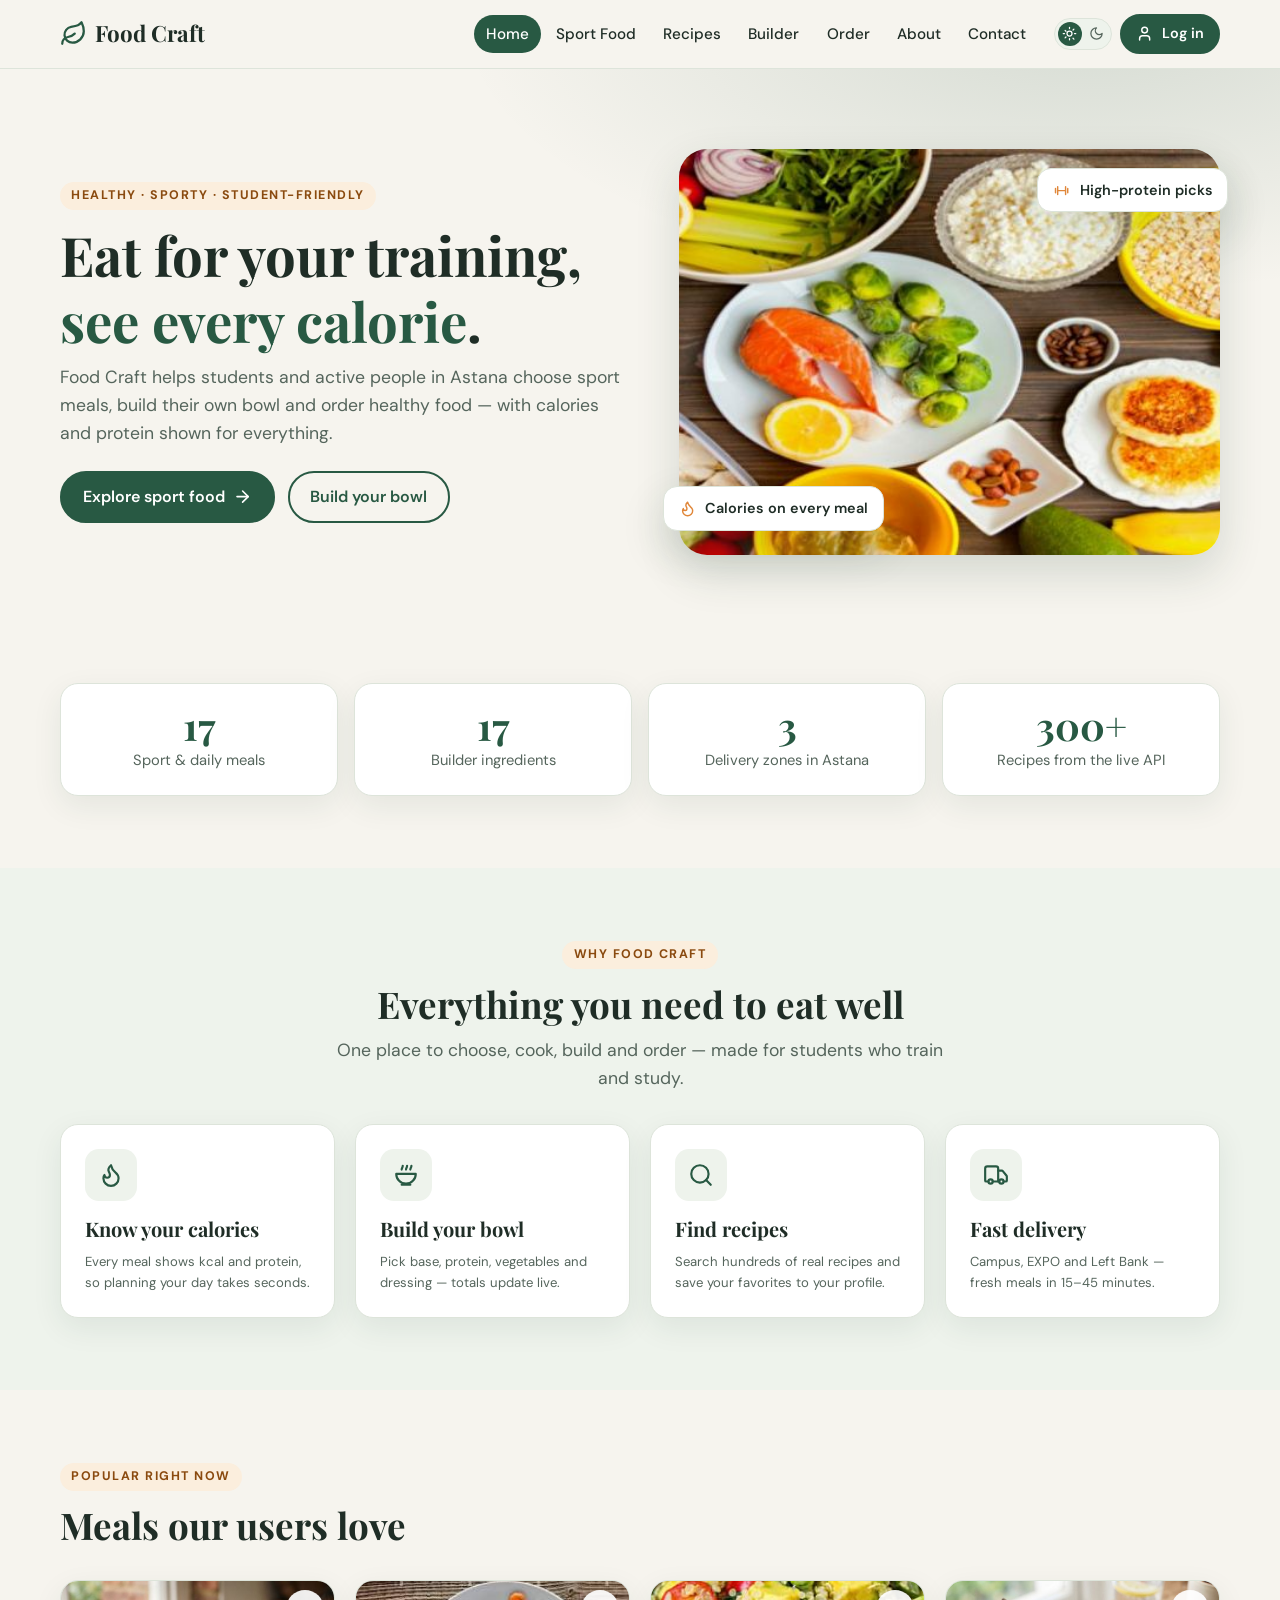
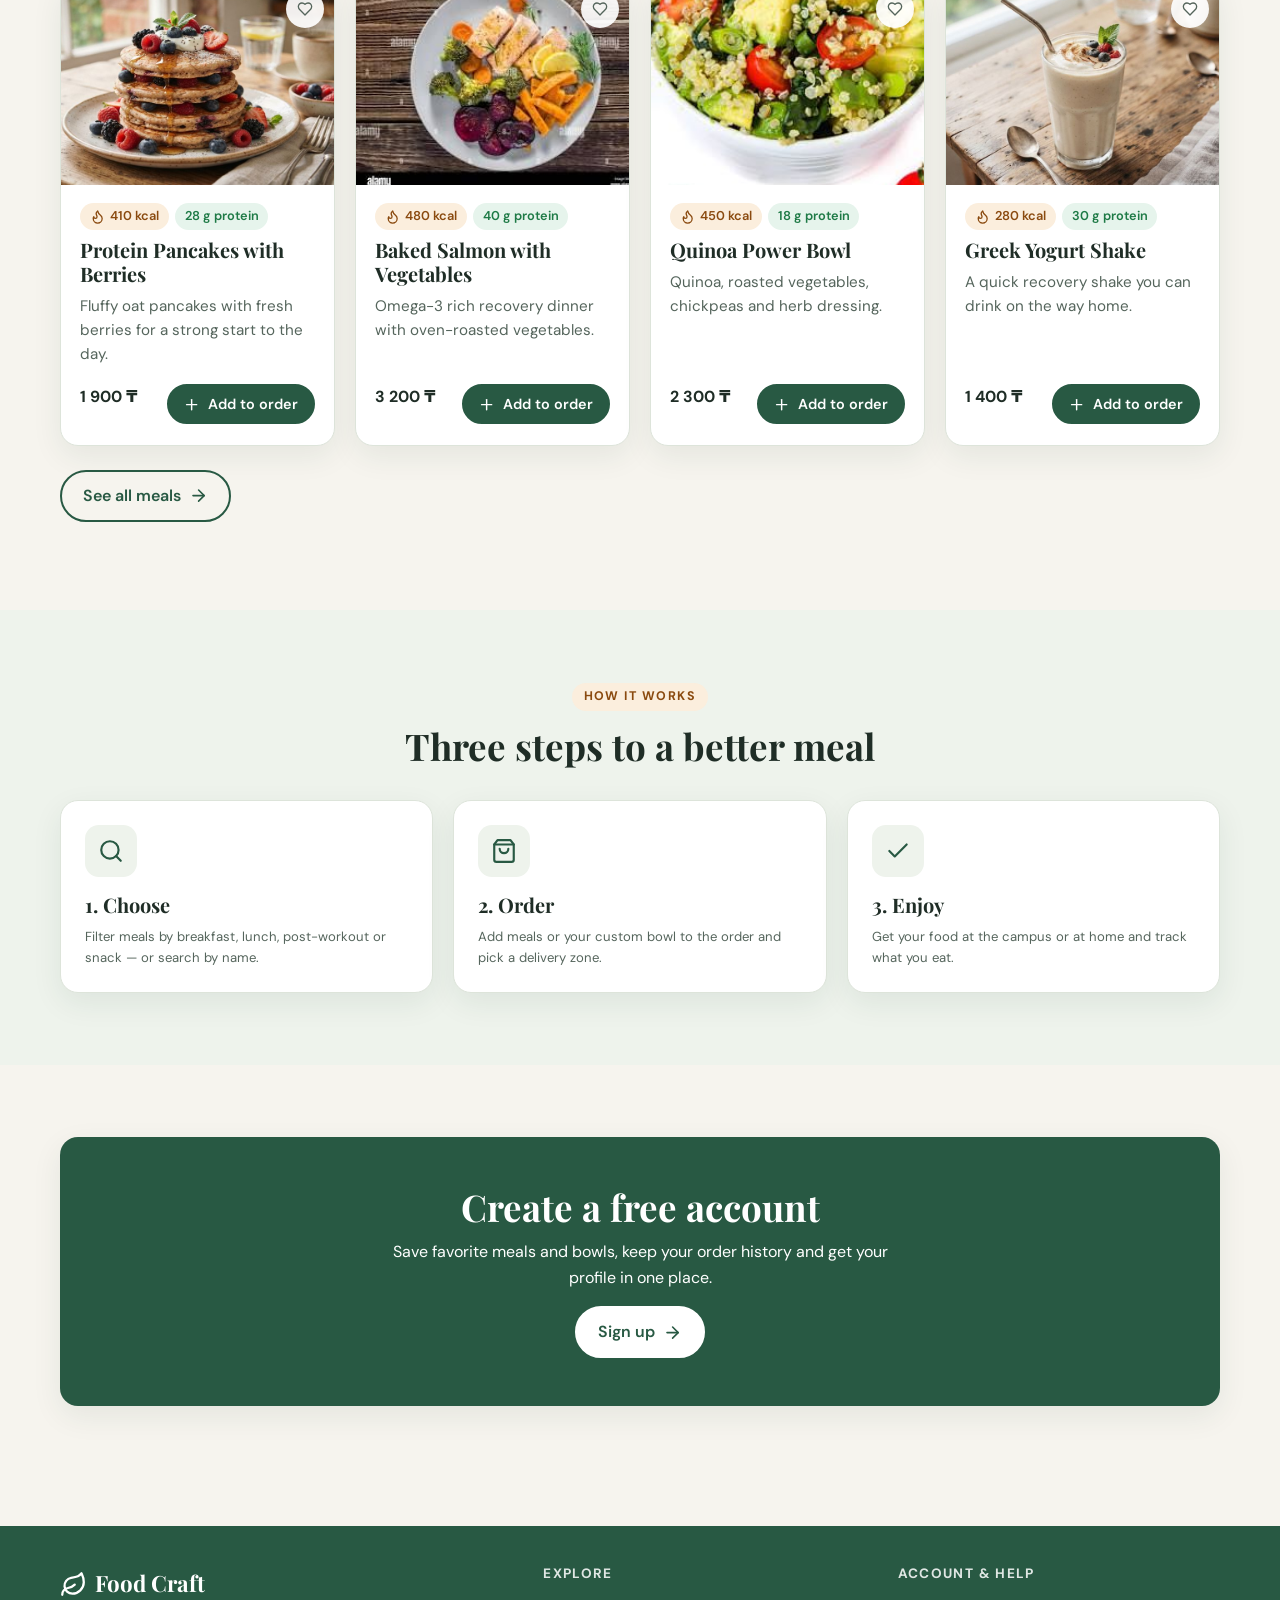
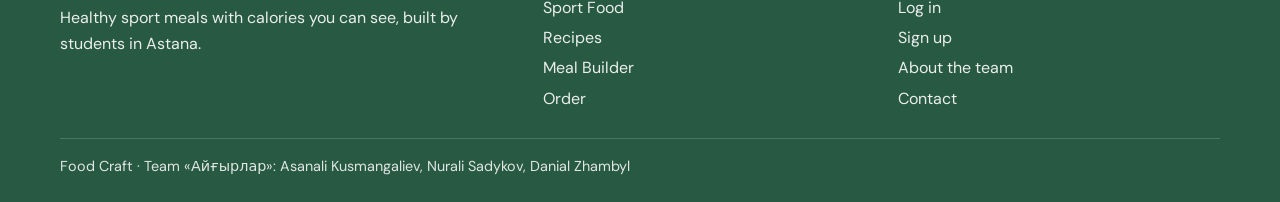
<file: index.html>
<!DOCTYPE html>
<html lang="en" data-theme="light">
<head>
  <meta charset="UTF-8">
  <meta name="viewport" content="width=device-width, initial-scale=1">
  <title>Healthy sport food · Food Craft</title>
  <meta name="description" content="Food Craft — healthy sport meals with calories, a meal builder and delivery in Astana.">
  <meta name="theme-color" content="#285943">
  <link rel="icon" href="data:image/svg+xml,%3Csvg xmlns='http://www.w3.org/2000/svg' viewBox='0 0 100 100'%3E%3Ctext y='.9em' font-size='90'%3E🥗%3C/text%3E%3C/svg%3E">
  <link rel="preconnect" href="https://fonts.googleapis.com">
  <link rel="preconnect" href="https://fonts.gstatic.com" crossorigin>
  <link href="https://fonts.googleapis.com/css2?family=DM+Sans:wght@400;500;600;700&family=Playfair+Display:wght@600;700&display=swap" rel="stylesheet">
  <script>(function(){try{var t=JSON.parse(localStorage.getItem('fc_theme'));if(t!=='light'&&t!=='dark'){t=(window.matchMedia&&matchMedia('(prefers-color-scheme: dark)').matches)?'dark':'light';}document.documentElement.setAttribute('data-theme',t);}catch(e){document.documentElement.setAttribute('data-theme','light');}})();</script>
  <link rel="stylesheet" href="css/style.css">
</head>
<body data-page="home">
<svg xmlns="http://www.w3.org/2000/svg" style="display:none" aria-hidden="true"><symbol id="i-sun" viewBox="0 0 24 24"><circle cx="12" cy="12" r="4"/><path d="M12 2v2M12 20v2m-7.07-15.07 1.41 1.41m11.32 11.32 1.41 1.41M2 12h2m16 0h2M6.34 17.66l-1.41 1.41M19.07 4.93l-1.41 1.41"/></symbol><symbol id="i-moon" viewBox="0 0 24 24"><path d="M12 3a6 6 0 0 0 9 9 9 9 0 1 1-9-9Z"/></symbol><symbol id="i-menu" viewBox="0 0 24 24"><path d="M4 6h16M4 12h16M4 18h16"/></symbol><symbol id="i-x" viewBox="0 0 24 24"><path d="M18 6 6 18M6 6l12 12"/></symbol><symbol id="i-heart" viewBox="0 0 24 24"><path d="M19 14c1.49-1.46 3-3.21 3-5.5A5.5 5.5 0 0 0 16.5 3c-1.76 0-3 .5-4.5 2-1.5-1.5-2.74-2-4.5-2A5.5 5.5 0 0 0 2 8.5c0 2.3 1.5 4.05 3 5.5l7 7Z"/></symbol><symbol id="i-search" viewBox="0 0 24 24"><circle cx="11" cy="11" r="8"/><path d="m21 21-4.3-4.3"/></symbol><symbol id="i-flame" viewBox="0 0 24 24"><path d="M8.5 14.5A2.5 2.5 0 0 0 11 12c0-1.38-.5-2-1-3-1.07-2.14-.22-4.05 2-6 .5 2.5 2 4.9 4 6.5 2 1.6 3 3.5 3 5.5a7 7 0 1 1-14 0c0-1.15.43-2.29 1-3a2.5 2.5 0 0 0 2.5 2.5z"/></symbol><symbol id="i-leaf" viewBox="0 0 24 24"><path d="M11 20A7 7 0 0 1 9.8 6.1C15.5 5 17 4.48 19 2c1 2 2 4.18 2 8 0 5.5-4.78 10-10 10Z"/><path d="M2 21c0-3 1.85-5.36 5.08-6C9.5 14.52 12 13 13 12"/></symbol><symbol id="i-truck" viewBox="0 0 24 24"><path d="M14 18V6a2 2 0 0 0-2-2H4a2 2 0 0 0-2 2v11a1 1 0 0 0 1 1h2"/><path d="M15 18H9"/><path d="M19 18h2a1 1 0 0 0 1-1v-3.65a1 1 0 0 0-.22-.62l-3.48-4.35A1 1 0 0 0 17.52 8H14"/><circle cx="17" cy="18" r="2"/><circle cx="7" cy="18" r="2"/></symbol><symbol id="i-user" viewBox="0 0 24 24"><path d="M19 21v-2a4 4 0 0 0-4-4H9a4 4 0 0 0-4 4v2"/><circle cx="12" cy="7" r="4"/></symbol><symbol id="i-check" viewBox="0 0 24 24"><path d="M20 6 9 17l-5-5"/></symbol><symbol id="i-arrow-right" viewBox="0 0 24 24"><path d="M5 12h14"/><path d="m12 5 7 7-7 7"/></symbol><symbol id="i-mail" viewBox="0 0 24 24"><rect x="2" y="4" width="20" height="16" rx="2"/><path d="m22 7-8.97 5.7a1.94 1.94 0 0 1-2.06 0L2 7"/></symbol><symbol id="i-phone" viewBox="0 0 24 24"><path d="M22 16.92v3a2 2 0 0 1-2.18 2 19.79 19.79 0 0 1-8.63-3.07 19.5 19.5 0 0 1-6-6 19.79 19.79 0 0 1-3.07-8.67A2 2 0 0 1 4.11 2h3a2 2 0 0 1 2 1.72c.13.96.36 1.9.7 2.81a2 2 0 0 1-.45 2.11L8.09 9.91a16 16 0 0 0 6 6l1.27-1.27a2 2 0 0 1 2.11-.45c.91.34 1.85.57 2.81.7A2 2 0 0 1 22 16.92z"/></symbol><symbol id="i-map-pin" viewBox="0 0 24 24"><path d="M20 10c0 6-8 12-8 12s-8-6-8-12a8 8 0 0 1 16 0Z"/><circle cx="12" cy="10" r="3"/></symbol><symbol id="i-zap" viewBox="0 0 24 24"><path d="M13 2 3 14h9l-1 8 10-12h-9l1-8z"/></symbol><symbol id="i-shield" viewBox="0 0 24 24"><path d="M20 13c0 5-3.5 7.5-7.66 8.95a1 1 0 0 1-.67-.01C7.5 20.5 4 18 4 13V6a1 1 0 0 1 1-1c2 0 4.5-1.2 6.24-2.72a1.17 1.17 0 0 1 1.52 0C14.51 3.81 17 5 19 5a1 1 0 0 1 1 1z"/><path d="m9 12 2 2 4-4"/></symbol><symbol id="i-bag" viewBox="0 0 24 24"><path d="M6 2 3 6v14a2 2 0 0 0 2 2h14a2 2 0 0 0 2-2V6l-3-4Z"/><path d="M3 6h18"/><path d="M16 10a4 4 0 0 1-8 0"/></symbol><symbol id="i-logout" viewBox="0 0 24 24"><path d="M9 21H5a2 2 0 0 1-2-2V5a2 2 0 0 1 2-2h4"/><path d="m16 17 5-5-5-5"/><path d="M21 12H9"/></symbol><symbol id="i-trash" viewBox="0 0 24 24"><path d="M3 6h18"/><path d="M19 6v14a2 2 0 0 1-2 2H7a2 2 0 0 1-2-2V6"/><path d="M8 6V4a2 2 0 0 1 2-2h4a2 2 0 0 1 2 2v2"/></symbol><symbol id="i-plus" viewBox="0 0 24 24"><path d="M5 12h14"/><path d="M12 5v14"/></symbol><symbol id="i-eye" viewBox="0 0 24 24"><path d="M2 12s3-7 10-7 10 7 10 7-3 7-10 7-10-7-10-7Z"/><circle cx="12" cy="12" r="3"/></symbol><symbol id="i-eye-off" viewBox="0 0 24 24"><path d="M9.88 9.88a3 3 0 1 0 4.24 4.24"/><path d="M10.73 5.08A10.43 10.43 0 0 1 12 5c7 0 10 7 10 7a13.16 13.16 0 0 1-1.67 2.68"/><path d="M6.61 6.61A13.53 13.53 0 0 0 2 12s3 7 10 7a9.74 9.74 0 0 0 5.39-1.61"/><path d="m2 2 20 20"/></symbol><symbol id="i-chevron" viewBox="0 0 24 24"><path d="m6 9 6 6 6-6"/></symbol><symbol id="i-refresh" viewBox="0 0 24 24"><path d="M3 12a9 9 0 0 1 9-9 9.75 9.75 0 0 1 6.74 2.74L21 8"/><path d="M21 3v5h-5"/><path d="M21 12a9 9 0 0 1-9 9 9.75 9.75 0 0 1-6.74-2.74L3 16"/><path d="M8 16H3v5"/></symbol><symbol id="i-dice" viewBox="0 0 24 24"><rect x="3" y="3" width="18" height="18" rx="3"/><circle cx="8.5" cy="8.5" r="1"/><circle cx="15.5" cy="15.5" r="1"/><circle cx="15.5" cy="8.5" r="1"/><circle cx="8.5" cy="15.5" r="1"/></symbol><symbol id="i-dumbbell" viewBox="0 0 24 24"><path d="M6.5 6.5v11M17.5 6.5v11M3.5 9v6M20.5 9v6M6.5 12h11"/></symbol><symbol id="i-bowl" viewBox="0 0 24 24"><path d="M3 11h18a9 9 0 0 1-18 0Z"/><path d="M8 21h8"/><path d="M8 7c0-1.5 1-2 1-3.5M12 7c0-1.5 1-2 1-3.5M16 7c0-1.5 1-2 1-3.5"/></symbol><symbol id="i-graduation" viewBox="0 0 24 24"><path d="M22 10 12 5 2 10l10 5 10-5Z"/><path d="M6 12v5c3 2 9 2 12 0v-5"/></symbol></svg>
<a class="sr-only" href="#main">Skip to content</a>
<header class="site-header">
  <div class="container header-inner">
    <a class="brand" href="index.html" aria-label="Food Craft home"><svg class="icon " aria-hidden="true"><use href="#i-leaf"/></svg><span>Food Craft</span></a>
    <nav class="nav" id="mainNav" aria-label="Main navigation"><a href="index.html" data-page="home" aria-current="page">Home</a><a href="sportfood.html" data-page="sport">Sport Food</a><a href="recipes.html" data-page="recipes">Recipes</a><a href="builder.html" data-page="builder">Builder</a><a href="order.html" data-page="order">Order</a><a href="about.html" data-page="about">About</a><a href="contact.html" data-page="contact">Contact</a></nav>
    <div class="header-actions">
      <button type="button" class="theme-switch" id="themeSwitch" role="switch" aria-checked="false" aria-label="Switch to dark mode"><svg class="icon i-sun" aria-hidden="true"><use href="#i-sun"/></svg><svg class="icon i-moon" aria-hidden="true"><use href="#i-moon"/></svg></button>
      <a class="btn btn--sm" id="authLink" href="login.html"><svg class="icon " aria-hidden="true"><use href="#i-user"/></svg><span>Log in</span></a>
      <button type="button" class="nav-toggle" id="navToggle" aria-expanded="false" aria-controls="mainNav" aria-label="Toggle menu"><svg class="icon " aria-hidden="true"><use href="#i-menu"/></svg></button>
    </div>
  </div>
</header>

<main id="main">

<section class="hero">
  <div class="container split">
    <div>
      <span class="eyebrow">Healthy · Sporty · Student-friendly</span>
      <h1>Eat for your training, <em>see every calorie</em>.</h1>
      <p class="lead">Food Craft helps students and active people in Astana choose sport meals, build their own bowl and order healthy food — with calories and protein shown for everything.</p>
      <div class="hero-actions">
        <a class="btn" href="sportfood.html">Explore sport food <svg class="icon icon-arrow" aria-hidden="true"><use href="#i-arrow-right"/></svg></a>
        <a class="btn btn--ghost" href="builder.html">Build your bowl</a>
      </div>
    </div>
    <div class="hero-media">
      <img src="images/healthy-meal.jpg" alt="Table with salmon, vegetables, oatmeal, nuts and fruit">
      <div class="float-chip c1"><svg class="icon " aria-hidden="true"><use href="#i-flame"/></svg> Calories on every meal</div>
      <div class="float-chip c2"><svg class="icon " aria-hidden="true"><use href="#i-dumbbell"/></svg> High-protein picks</div>
    </div>
  </div>
</section>

<section class="section">
  <div class="container">
    <div class="stats">
      <div class="card stat reveal"><p class="stat-number" data-count="17">0</p><p class="stat-label">Sport &amp; daily meals</p></div>
      <div class="card stat reveal"><p class="stat-number" data-count="17">0</p><p class="stat-label">Builder ingredients</p></div>
      <div class="card stat reveal"><p class="stat-number" data-count="3">0</p><p class="stat-label">Delivery zones in Astana</p></div>
      <div class="card stat reveal"><p class="stat-number" data-count="300" data-suffix="+">0</p><p class="stat-label">Recipes from the live API</p></div>
    </div>
  </div>
</section>

<section class="section section--alt">
  <div class="container">
    <div class="section-head center">
      <span class="eyebrow">Why Food Craft</span>
      <h2>Everything you need to eat well</h2>
      <p class="lead">One place to choose, cook, build and order — made for students who train and study.</p>
    </div>
    <div class="grid grid--cards" style="grid-template-columns:repeat(auto-fit,minmax(240px,1fr))">
      <article class="card feature reveal"><div class="ico"><svg class="icon " aria-hidden="true"><use href="#i-flame"/></svg></div><h3>Know your calories</h3><p class="hint">Every meal shows kcal and protein, so planning your day takes seconds.</p></article>
      <article class="card feature reveal"><div class="ico"><svg class="icon " aria-hidden="true"><use href="#i-bowl"/></svg></div><h3>Build your bowl</h3><p class="hint">Pick base, protein, vegetables and dressing — totals update live.</p></article>
      <article class="card feature reveal"><div class="ico"><svg class="icon " aria-hidden="true"><use href="#i-search"/></svg></div><h3>Find recipes</h3><p class="hint">Search hundreds of real recipes and save your favorites to your profile.</p></article>
      <article class="card feature reveal"><div class="ico"><svg class="icon " aria-hidden="true"><use href="#i-truck"/></svg></div><h3>Fast delivery</h3><p class="hint">Campus, EXPO and Left Bank — fresh meals in 15–45 minutes.</p></article>
    </div>
  </div>
</section>

<section class="section">
  <div class="container">
    <div class="section-head">
      <span class="eyebrow">Popular right now</span>
      <h2>Meals our users love</h2>
    </div>
    <div class="grid grid--cards" id="featured"></div>
    <p style="margin-top:1.5rem"><a class="btn btn--ghost" href="sportfood.html">See all meals <svg class="icon icon-arrow" aria-hidden="true"><use href="#i-arrow-right"/></svg></a></p>
  </div>
</section>

<section class="section section--alt">
  <div class="container">
    <div class="section-head center">
      <span class="eyebrow">How it works</span>
      <h2>Three steps to a better meal</h2>
    </div>
    <div class="grid grid--3">
      <article class="card feature reveal"><div class="ico"><svg class="icon " aria-hidden="true"><use href="#i-search"/></svg></div><h3>1. Choose</h3><p class="hint">Filter meals by breakfast, lunch, post-workout or snack — or search by name.</p></article>
      <article class="card feature reveal"><div class="ico"><svg class="icon " aria-hidden="true"><use href="#i-bag"/></svg></div><h3>2. Order</h3><p class="hint">Add meals or your custom bowl to the order and pick a delivery zone.</p></article>
      <article class="card feature reveal"><div class="ico"><svg class="icon " aria-hidden="true"><use href="#i-check"/></svg></div><h3>3. Enjoy</h3><p class="hint">Get your food at the campus or at home and track what you eat.</p></article>
    </div>
  </div>
</section>

<section class="section">
  <div class="container">
    <div class="card" style="padding:clamp(1.5rem,4vw,3rem);text-align:center;background:var(--primary);color:var(--on-primary);border:none">
      <h2 style="color:inherit">Create a free account</h2>
      <p style="max-width:540px;margin-inline:auto">Save favorite meals and bowls, keep your order history and get your profile in one place.</p>
      <a class="btn" style="align-self:center;background:var(--surface);color:var(--primary);border-color:var(--surface)" href="signup.html">Sign up <svg class="icon icon-arrow" aria-hidden="true"><use href="#i-arrow-right"/></svg></a>
    </div>
  </div>
</section>

</main>

<footer class="site-footer">
  <div class="container footer-inner">
    <div>
      <div class="brand" style="color:inherit"><svg class="icon " aria-hidden="true"><use href="#i-leaf"/></svg><span>Food Craft</span></div>
      <p>Healthy sport meals with calories you can see, built by students in Astana.</p>
    </div>
    <div>
      <h4>Explore</h4>
      <a href="sportfood.html">Sport Food</a><a href="recipes.html">Recipes</a><a href="builder.html">Meal Builder</a><a href="order.html">Order</a>
    </div>
    <div>
      <h4>Account &amp; help</h4>
      <a href="login.html">Log in</a><a href="signup.html">Sign up</a><a href="about.html">About the team</a><a href="contact.html">Contact</a>
    </div>
  </div>
  <div class="container footer-bottom">Food Craft · Team «Айғырлар»: Asanali Kusmangaliev, Nurali Sadykov, Danial Zhambyl</div>
</footer>
<script src="js/data.js"></script>
<script src="js/script.js"></script>
</body>
</html>
</file>
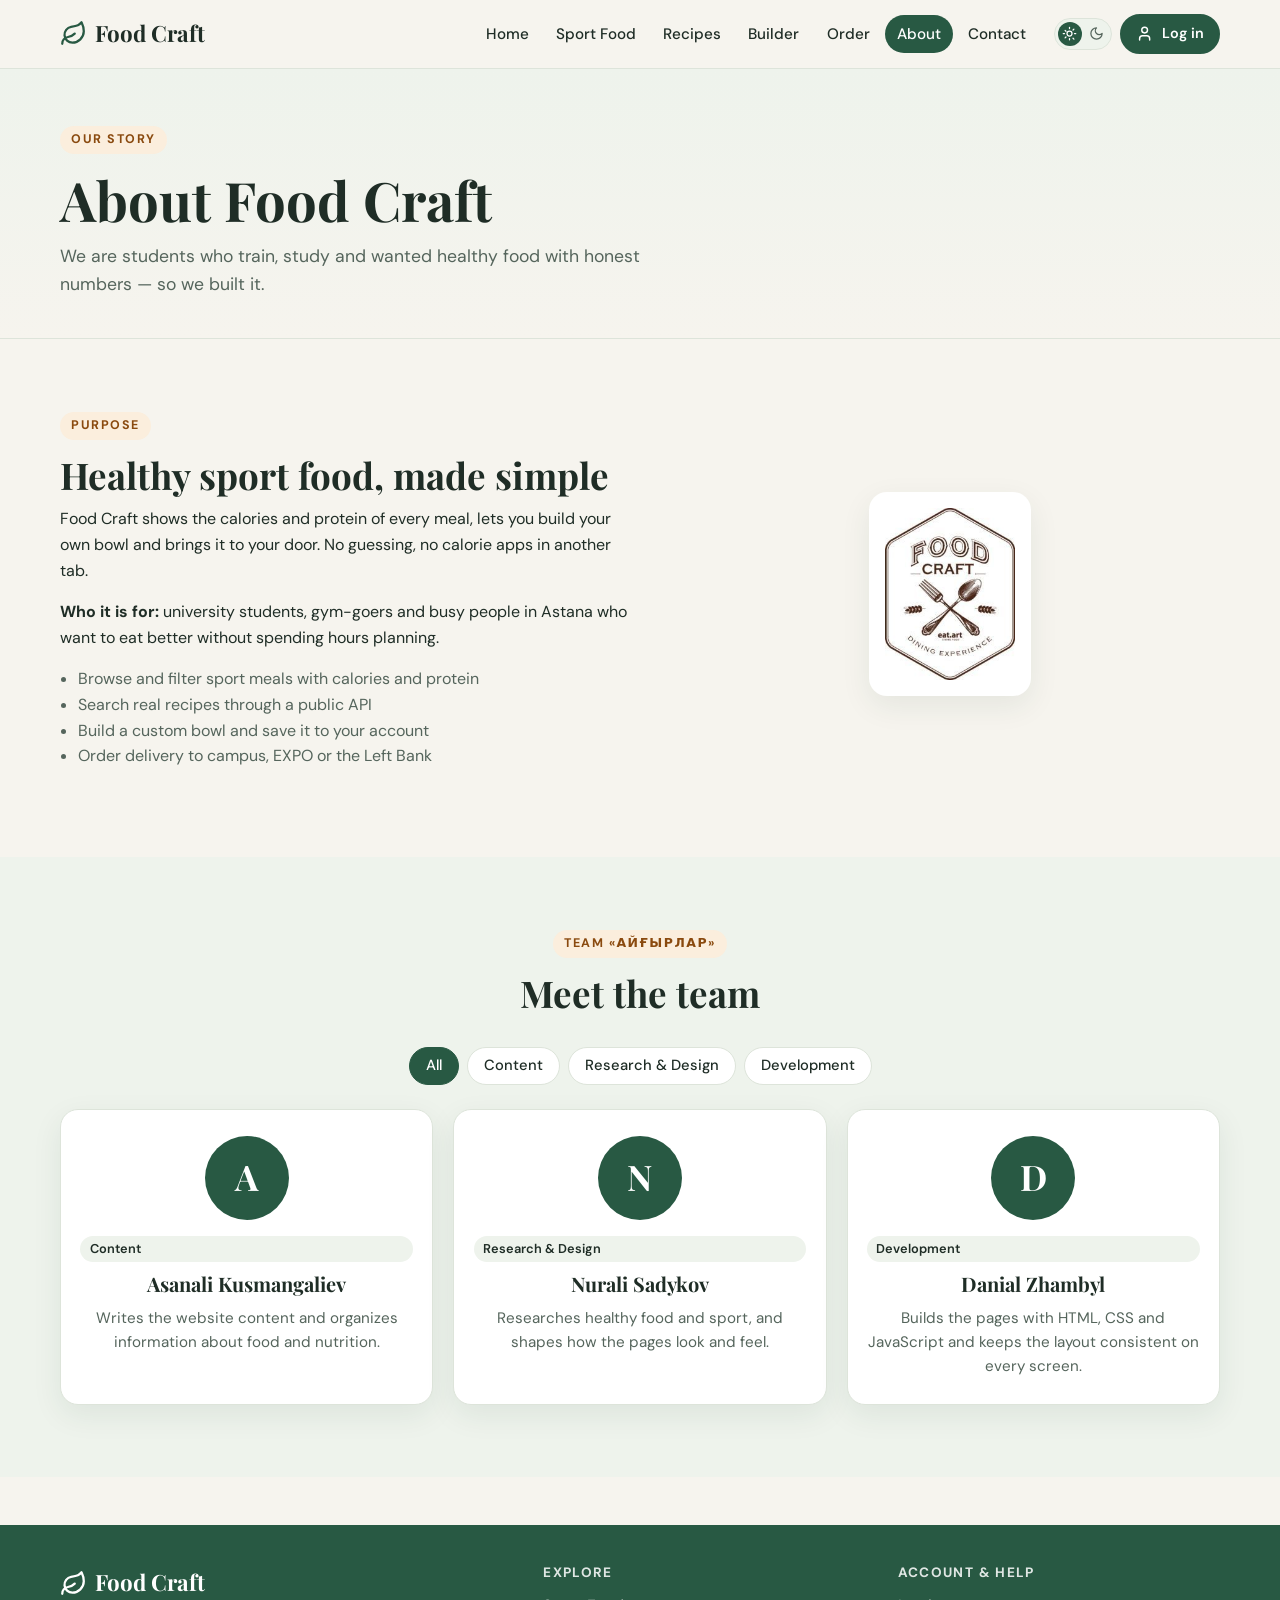
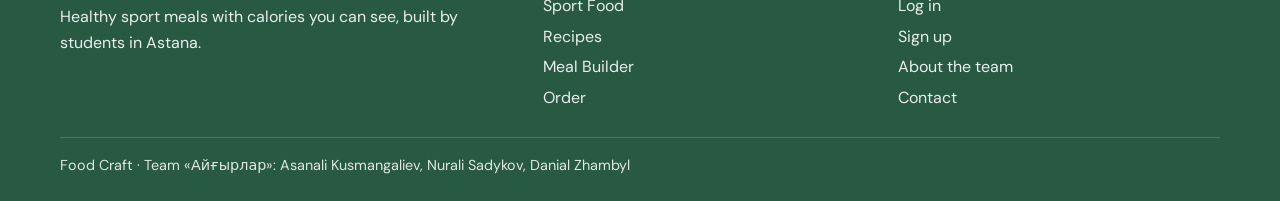
<file: about.html>
<!DOCTYPE html>
<html lang="en" data-theme="light">
<head>
  <meta charset="UTF-8">
  <meta name="viewport" content="width=device-width, initial-scale=1">
  <title>About · Food Craft</title>
  <meta name="description" content="About Food Craft, our purpose, audience and team.">
  <meta name="theme-color" content="#285943">
  <link rel="icon" href="data:image/svg+xml,%3Csvg xmlns='http://www.w3.org/2000/svg' viewBox='0 0 100 100'%3E%3Ctext y='.9em' font-size='90'%3E🥗%3C/text%3E%3C/svg%3E">
  <link rel="preconnect" href="https://fonts.googleapis.com">
  <link rel="preconnect" href="https://fonts.gstatic.com" crossorigin>
  <link href="https://fonts.googleapis.com/css2?family=DM+Sans:wght@400;500;600;700&family=Playfair+Display:wght@600;700&display=swap" rel="stylesheet">
  <script>(function(){try{var t=JSON.parse(localStorage.getItem('fc_theme'));if(t!=='light'&&t!=='dark'){t=(window.matchMedia&&matchMedia('(prefers-color-scheme: dark)').matches)?'dark':'light';}document.documentElement.setAttribute('data-theme',t);}catch(e){document.documentElement.setAttribute('data-theme','light');}})();</script>
  <link rel="stylesheet" href="css/style.css">
</head>
<body data-page="about">
<svg xmlns="http://www.w3.org/2000/svg" style="display:none" aria-hidden="true"><symbol id="i-sun" viewBox="0 0 24 24"><circle cx="12" cy="12" r="4"/><path d="M12 2v2M12 20v2m-7.07-15.07 1.41 1.41m11.32 11.32 1.41 1.41M2 12h2m16 0h2M6.34 17.66l-1.41 1.41M19.07 4.93l-1.41 1.41"/></symbol><symbol id="i-moon" viewBox="0 0 24 24"><path d="M12 3a6 6 0 0 0 9 9 9 9 0 1 1-9-9Z"/></symbol><symbol id="i-menu" viewBox="0 0 24 24"><path d="M4 6h16M4 12h16M4 18h16"/></symbol><symbol id="i-x" viewBox="0 0 24 24"><path d="M18 6 6 18M6 6l12 12"/></symbol><symbol id="i-heart" viewBox="0 0 24 24"><path d="M19 14c1.49-1.46 3-3.21 3-5.5A5.5 5.5 0 0 0 16.5 3c-1.76 0-3 .5-4.5 2-1.5-1.5-2.74-2-4.5-2A5.5 5.5 0 0 0 2 8.5c0 2.3 1.5 4.05 3 5.5l7 7Z"/></symbol><symbol id="i-search" viewBox="0 0 24 24"><circle cx="11" cy="11" r="8"/><path d="m21 21-4.3-4.3"/></symbol><symbol id="i-flame" viewBox="0 0 24 24"><path d="M8.5 14.5A2.5 2.5 0 0 0 11 12c0-1.38-.5-2-1-3-1.07-2.14-.22-4.05 2-6 .5 2.5 2 4.9 4 6.5 2 1.6 3 3.5 3 5.5a7 7 0 1 1-14 0c0-1.15.43-2.29 1-3a2.5 2.5 0 0 0 2.5 2.5z"/></symbol><symbol id="i-leaf" viewBox="0 0 24 24"><path d="M11 20A7 7 0 0 1 9.8 6.1C15.5 5 17 4.48 19 2c1 2 2 4.18 2 8 0 5.5-4.78 10-10 10Z"/><path d="M2 21c0-3 1.85-5.36 5.08-6C9.5 14.52 12 13 13 12"/></symbol><symbol id="i-truck" viewBox="0 0 24 24"><path d="M14 18V6a2 2 0 0 0-2-2H4a2 2 0 0 0-2 2v11a1 1 0 0 0 1 1h2"/><path d="M15 18H9"/><path d="M19 18h2a1 1 0 0 0 1-1v-3.65a1 1 0 0 0-.22-.62l-3.48-4.35A1 1 0 0 0 17.52 8H14"/><circle cx="17" cy="18" r="2"/><circle cx="7" cy="18" r="2"/></symbol><symbol id="i-user" viewBox="0 0 24 24"><path d="M19 21v-2a4 4 0 0 0-4-4H9a4 4 0 0 0-4 4v2"/><circle cx="12" cy="7" r="4"/></symbol><symbol id="i-check" viewBox="0 0 24 24"><path d="M20 6 9 17l-5-5"/></symbol><symbol id="i-arrow-right" viewBox="0 0 24 24"><path d="M5 12h14"/><path d="m12 5 7 7-7 7"/></symbol><symbol id="i-mail" viewBox="0 0 24 24"><rect x="2" y="4" width="20" height="16" rx="2"/><path d="m22 7-8.97 5.7a1.94 1.94 0 0 1-2.06 0L2 7"/></symbol><symbol id="i-phone" viewBox="0 0 24 24"><path d="M22 16.92v3a2 2 0 0 1-2.18 2 19.79 19.79 0 0 1-8.63-3.07 19.5 19.5 0 0 1-6-6 19.79 19.79 0 0 1-3.07-8.67A2 2 0 0 1 4.11 2h3a2 2 0 0 1 2 1.72c.13.96.36 1.9.7 2.81a2 2 0 0 1-.45 2.11L8.09 9.91a16 16 0 0 0 6 6l1.27-1.27a2 2 0 0 1 2.11-.45c.91.34 1.85.57 2.81.7A2 2 0 0 1 22 16.92z"/></symbol><symbol id="i-map-pin" viewBox="0 0 24 24"><path d="M20 10c0 6-8 12-8 12s-8-6-8-12a8 8 0 0 1 16 0Z"/><circle cx="12" cy="10" r="3"/></symbol><symbol id="i-zap" viewBox="0 0 24 24"><path d="M13 2 3 14h9l-1 8 10-12h-9l1-8z"/></symbol><symbol id="i-shield" viewBox="0 0 24 24"><path d="M20 13c0 5-3.5 7.5-7.66 8.95a1 1 0 0 1-.67-.01C7.5 20.5 4 18 4 13V6a1 1 0 0 1 1-1c2 0 4.5-1.2 6.24-2.72a1.17 1.17 0 0 1 1.52 0C14.51 3.81 17 5 19 5a1 1 0 0 1 1 1z"/><path d="m9 12 2 2 4-4"/></symbol><symbol id="i-bag" viewBox="0 0 24 24"><path d="M6 2 3 6v14a2 2 0 0 0 2 2h14a2 2 0 0 0 2-2V6l-3-4Z"/><path d="M3 6h18"/><path d="M16 10a4 4 0 0 1-8 0"/></symbol><symbol id="i-logout" viewBox="0 0 24 24"><path d="M9 21H5a2 2 0 0 1-2-2V5a2 2 0 0 1 2-2h4"/><path d="m16 17 5-5-5-5"/><path d="M21 12H9"/></symbol><symbol id="i-trash" viewBox="0 0 24 24"><path d="M3 6h18"/><path d="M19 6v14a2 2 0 0 1-2 2H7a2 2 0 0 1-2-2V6"/><path d="M8 6V4a2 2 0 0 1 2-2h4a2 2 0 0 1 2 2v2"/></symbol><symbol id="i-plus" viewBox="0 0 24 24"><path d="M5 12h14"/><path d="M12 5v14"/></symbol><symbol id="i-eye" viewBox="0 0 24 24"><path d="M2 12s3-7 10-7 10 7 10 7-3 7-10 7-10-7-10-7Z"/><circle cx="12" cy="12" r="3"/></symbol><symbol id="i-eye-off" viewBox="0 0 24 24"><path d="M9.88 9.88a3 3 0 1 0 4.24 4.24"/><path d="M10.73 5.08A10.43 10.43 0 0 1 12 5c7 0 10 7 10 7a13.16 13.16 0 0 1-1.67 2.68"/><path d="M6.61 6.61A13.53 13.53 0 0 0 2 12s3 7 10 7a9.74 9.74 0 0 0 5.39-1.61"/><path d="m2 2 20 20"/></symbol><symbol id="i-chevron" viewBox="0 0 24 24"><path d="m6 9 6 6 6-6"/></symbol><symbol id="i-refresh" viewBox="0 0 24 24"><path d="M3 12a9 9 0 0 1 9-9 9.75 9.75 0 0 1 6.74 2.74L21 8"/><path d="M21 3v5h-5"/><path d="M21 12a9 9 0 0 1-9 9 9.75 9.75 0 0 1-6.74-2.74L3 16"/><path d="M8 16H3v5"/></symbol><symbol id="i-dice" viewBox="0 0 24 24"><rect x="3" y="3" width="18" height="18" rx="3"/><circle cx="8.5" cy="8.5" r="1"/><circle cx="15.5" cy="15.5" r="1"/><circle cx="15.5" cy="8.5" r="1"/><circle cx="8.5" cy="15.5" r="1"/></symbol><symbol id="i-dumbbell" viewBox="0 0 24 24"><path d="M6.5 6.5v11M17.5 6.5v11M3.5 9v6M20.5 9v6M6.5 12h11"/></symbol><symbol id="i-bowl" viewBox="0 0 24 24"><path d="M3 11h18a9 9 0 0 1-18 0Z"/><path d="M8 21h8"/><path d="M8 7c0-1.5 1-2 1-3.5M12 7c0-1.5 1-2 1-3.5M16 7c0-1.5 1-2 1-3.5"/></symbol><symbol id="i-graduation" viewBox="0 0 24 24"><path d="M22 10 12 5 2 10l10 5 10-5Z"/><path d="M6 12v5c3 2 9 2 12 0v-5"/></symbol></svg>
<a class="sr-only" href="#main">Skip to content</a>
<header class="site-header">
  <div class="container header-inner">
    <a class="brand" href="index.html" aria-label="Food Craft home"><svg class="icon " aria-hidden="true"><use href="#i-leaf"/></svg><span>Food Craft</span></a>
    <nav class="nav" id="mainNav" aria-label="Main navigation"><a href="index.html" data-page="home">Home</a><a href="sportfood.html" data-page="sport">Sport Food</a><a href="recipes.html" data-page="recipes">Recipes</a><a href="builder.html" data-page="builder">Builder</a><a href="order.html" data-page="order">Order</a><a href="about.html" data-page="about" aria-current="page">About</a><a href="contact.html" data-page="contact">Contact</a></nav>
    <div class="header-actions">
      <button type="button" class="theme-switch" id="themeSwitch" role="switch" aria-checked="false" aria-label="Switch to dark mode"><svg class="icon i-sun" aria-hidden="true"><use href="#i-sun"/></svg><svg class="icon i-moon" aria-hidden="true"><use href="#i-moon"/></svg></button>
      <a class="btn btn--sm" id="authLink" href="login.html"><svg class="icon " aria-hidden="true"><use href="#i-user"/></svg><span>Log in</span></a>
      <button type="button" class="nav-toggle" id="navToggle" aria-expanded="false" aria-controls="mainNav" aria-label="Toggle menu"><svg class="icon " aria-hidden="true"><use href="#i-menu"/></svg></button>
    </div>
  </div>
</header>

<main id="main">
<section class="page-hero">
  <div class="container">
    <span class="eyebrow">Our story</span>
    <h1>About Food Craft</h1>
    <p class="lead">We are students who train, study and wanted healthy food with honest numbers — so we built it.</p>
  </div>
</section>
<section class="section">
  <div class="container split">
    <div>
      <span class="eyebrow">Purpose</span>
      <h2>Healthy sport food, made simple</h2>
      <p>Food Craft shows the calories and protein of every meal, lets you build your own bowl and brings it to your door. No guessing, no calorie apps in another tab.</p>
      <p><strong>Who it is for:</strong> university students, gym-goers and busy people in Astana who want to eat better without spending hours planning.</p>
      <ul style="padding-left:1.1rem;color:var(--muted)">
        <li>Browse and filter sport meals with calories and protein</li>
        <li>Search real recipes through a public API</li>
        <li>Build a custom bowl and save it to your account</li>
        <li>Order delivery to campus, EXPO or the Left Bank</li>
      </ul>
    </div>
    <div style="text-align:center"><div class="logo-tile"><img src="images/foodcraft.jpg" alt="Food Craft emblem"></div></div>
  </div>
</section>
<section class="section section--alt">
  <div class="container">
    <div class="section-head center"><span class="eyebrow">Team «Айғырлар»</span><h2>Meet the team</h2></div>
    <div class="chips" id="teamChips" role="group" aria-label="Filter team by role" style="justify-content:center;margin-bottom:1.5rem">
      <button type="button" class="chip is-active" data-role="all">All</button>
      <button type="button" class="chip" data-role="content">Content</button>
      <button type="button" class="chip" data-role="research">Research &amp; Design</button>
      <button type="button" class="chip" data-role="development">Development</button>
    </div>
    <div class="grid grid--3" id="teamGrid"></div>
  </div>
</section>

</main>

<footer class="site-footer">
  <div class="container footer-inner">
    <div>
      <div class="brand" style="color:inherit"><svg class="icon " aria-hidden="true"><use href="#i-leaf"/></svg><span>Food Craft</span></div>
      <p>Healthy sport meals with calories you can see, built by students in Astana.</p>
    </div>
    <div>
      <h4>Explore</h4>
      <a href="sportfood.html">Sport Food</a><a href="recipes.html">Recipes</a><a href="builder.html">Meal Builder</a><a href="order.html">Order</a>
    </div>
    <div>
      <h4>Account &amp; help</h4>
      <a href="login.html">Log in</a><a href="signup.html">Sign up</a><a href="about.html">About the team</a><a href="contact.html">Contact</a>
    </div>
  </div>
  <div class="container footer-bottom">Food Craft · Team «Айғырлар»: Asanali Kusmangaliev, Nurali Sadykov, Danial Zhambyl</div>
</footer>
<script src="js/data.js"></script>
<script src="js/script.js"></script>
</body>
</html>
</file>
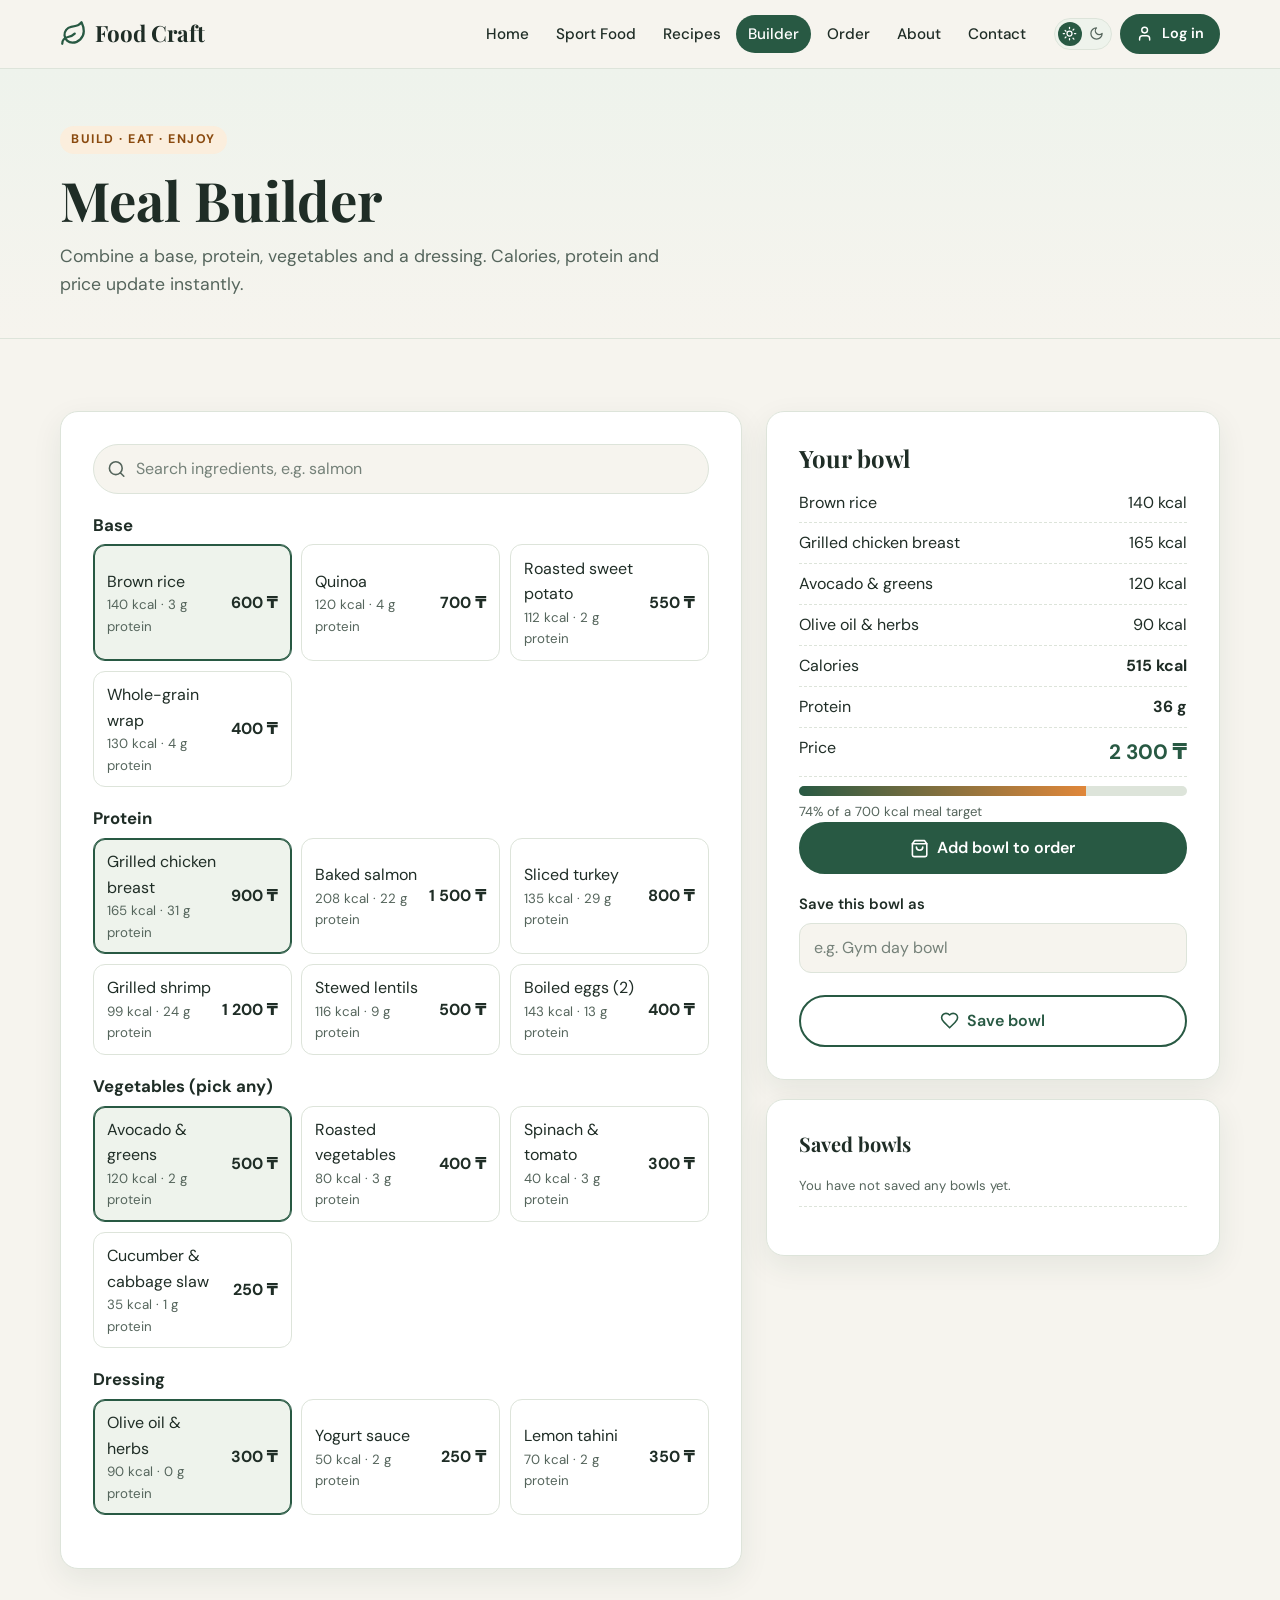
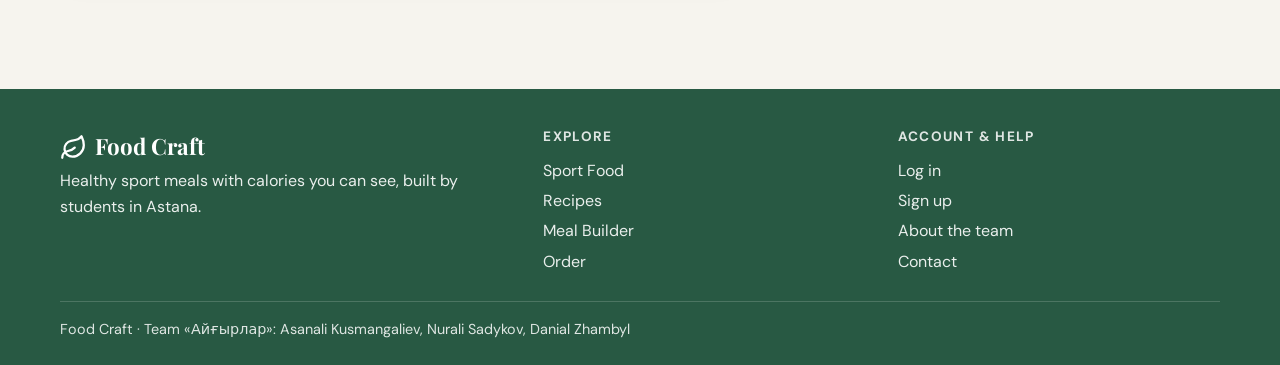
<file: builder.html>
<!DOCTYPE html>
<html lang="en" data-theme="light">
<head>
  <meta charset="UTF-8">
  <meta name="viewport" content="width=device-width, initial-scale=1">
  <title>Meal Builder · Food Craft</title>
  <meta name="description" content="Build a custom healthy bowl and see calories, protein and price live.">
  <meta name="theme-color" content="#285943">
  <link rel="icon" href="data:image/svg+xml,%3Csvg xmlns='http://www.w3.org/2000/svg' viewBox='0 0 100 100'%3E%3Ctext y='.9em' font-size='90'%3E🥗%3C/text%3E%3C/svg%3E">
  <link rel="preconnect" href="https://fonts.googleapis.com">
  <link rel="preconnect" href="https://fonts.gstatic.com" crossorigin>
  <link href="https://fonts.googleapis.com/css2?family=DM+Sans:wght@400;500;600;700&family=Playfair+Display:wght@600;700&display=swap" rel="stylesheet">
  <script>(function(){try{var t=JSON.parse(localStorage.getItem('fc_theme'));if(t!=='light'&&t!=='dark'){t=(window.matchMedia&&matchMedia('(prefers-color-scheme: dark)').matches)?'dark':'light';}document.documentElement.setAttribute('data-theme',t);}catch(e){document.documentElement.setAttribute('data-theme','light');}})();</script>
  <link rel="stylesheet" href="css/style.css">
</head>
<body data-page="builder">
<svg xmlns="http://www.w3.org/2000/svg" style="display:none" aria-hidden="true"><symbol id="i-sun" viewBox="0 0 24 24"><circle cx="12" cy="12" r="4"/><path d="M12 2v2M12 20v2m-7.07-15.07 1.41 1.41m11.32 11.32 1.41 1.41M2 12h2m16 0h2M6.34 17.66l-1.41 1.41M19.07 4.93l-1.41 1.41"/></symbol><symbol id="i-moon" viewBox="0 0 24 24"><path d="M12 3a6 6 0 0 0 9 9 9 9 0 1 1-9-9Z"/></symbol><symbol id="i-menu" viewBox="0 0 24 24"><path d="M4 6h16M4 12h16M4 18h16"/></symbol><symbol id="i-x" viewBox="0 0 24 24"><path d="M18 6 6 18M6 6l12 12"/></symbol><symbol id="i-heart" viewBox="0 0 24 24"><path d="M19 14c1.49-1.46 3-3.21 3-5.5A5.5 5.5 0 0 0 16.5 3c-1.76 0-3 .5-4.5 2-1.5-1.5-2.74-2-4.5-2A5.5 5.5 0 0 0 2 8.5c0 2.3 1.5 4.05 3 5.5l7 7Z"/></symbol><symbol id="i-search" viewBox="0 0 24 24"><circle cx="11" cy="11" r="8"/><path d="m21 21-4.3-4.3"/></symbol><symbol id="i-flame" viewBox="0 0 24 24"><path d="M8.5 14.5A2.5 2.5 0 0 0 11 12c0-1.38-.5-2-1-3-1.07-2.14-.22-4.05 2-6 .5 2.5 2 4.9 4 6.5 2 1.6 3 3.5 3 5.5a7 7 0 1 1-14 0c0-1.15.43-2.29 1-3a2.5 2.5 0 0 0 2.5 2.5z"/></symbol><symbol id="i-leaf" viewBox="0 0 24 24"><path d="M11 20A7 7 0 0 1 9.8 6.1C15.5 5 17 4.48 19 2c1 2 2 4.18 2 8 0 5.5-4.78 10-10 10Z"/><path d="M2 21c0-3 1.85-5.36 5.08-6C9.5 14.52 12 13 13 12"/></symbol><symbol id="i-truck" viewBox="0 0 24 24"><path d="M14 18V6a2 2 0 0 0-2-2H4a2 2 0 0 0-2 2v11a1 1 0 0 0 1 1h2"/><path d="M15 18H9"/><path d="M19 18h2a1 1 0 0 0 1-1v-3.65a1 1 0 0 0-.22-.62l-3.48-4.35A1 1 0 0 0 17.52 8H14"/><circle cx="17" cy="18" r="2"/><circle cx="7" cy="18" r="2"/></symbol><symbol id="i-user" viewBox="0 0 24 24"><path d="M19 21v-2a4 4 0 0 0-4-4H9a4 4 0 0 0-4 4v2"/><circle cx="12" cy="7" r="4"/></symbol><symbol id="i-check" viewBox="0 0 24 24"><path d="M20 6 9 17l-5-5"/></symbol><symbol id="i-arrow-right" viewBox="0 0 24 24"><path d="M5 12h14"/><path d="m12 5 7 7-7 7"/></symbol><symbol id="i-mail" viewBox="0 0 24 24"><rect x="2" y="4" width="20" height="16" rx="2"/><path d="m22 7-8.97 5.7a1.94 1.94 0 0 1-2.06 0L2 7"/></symbol><symbol id="i-phone" viewBox="0 0 24 24"><path d="M22 16.92v3a2 2 0 0 1-2.18 2 19.79 19.79 0 0 1-8.63-3.07 19.5 19.5 0 0 1-6-6 19.79 19.79 0 0 1-3.07-8.67A2 2 0 0 1 4.11 2h3a2 2 0 0 1 2 1.72c.13.96.36 1.9.7 2.81a2 2 0 0 1-.45 2.11L8.09 9.91a16 16 0 0 0 6 6l1.27-1.27a2 2 0 0 1 2.11-.45c.91.34 1.85.57 2.81.7A2 2 0 0 1 22 16.92z"/></symbol><symbol id="i-map-pin" viewBox="0 0 24 24"><path d="M20 10c0 6-8 12-8 12s-8-6-8-12a8 8 0 0 1 16 0Z"/><circle cx="12" cy="10" r="3"/></symbol><symbol id="i-zap" viewBox="0 0 24 24"><path d="M13 2 3 14h9l-1 8 10-12h-9l1-8z"/></symbol><symbol id="i-shield" viewBox="0 0 24 24"><path d="M20 13c0 5-3.5 7.5-7.66 8.95a1 1 0 0 1-.67-.01C7.5 20.5 4 18 4 13V6a1 1 0 0 1 1-1c2 0 4.5-1.2 6.24-2.72a1.17 1.17 0 0 1 1.52 0C14.51 3.81 17 5 19 5a1 1 0 0 1 1 1z"/><path d="m9 12 2 2 4-4"/></symbol><symbol id="i-bag" viewBox="0 0 24 24"><path d="M6 2 3 6v14a2 2 0 0 0 2 2h14a2 2 0 0 0 2-2V6l-3-4Z"/><path d="M3 6h18"/><path d="M16 10a4 4 0 0 1-8 0"/></symbol><symbol id="i-logout" viewBox="0 0 24 24"><path d="M9 21H5a2 2 0 0 1-2-2V5a2 2 0 0 1 2-2h4"/><path d="m16 17 5-5-5-5"/><path d="M21 12H9"/></symbol><symbol id="i-trash" viewBox="0 0 24 24"><path d="M3 6h18"/><path d="M19 6v14a2 2 0 0 1-2 2H7a2 2 0 0 1-2-2V6"/><path d="M8 6V4a2 2 0 0 1 2-2h4a2 2 0 0 1 2 2v2"/></symbol><symbol id="i-plus" viewBox="0 0 24 24"><path d="M5 12h14"/><path d="M12 5v14"/></symbol><symbol id="i-eye" viewBox="0 0 24 24"><path d="M2 12s3-7 10-7 10 7 10 7-3 7-10 7-10-7-10-7Z"/><circle cx="12" cy="12" r="3"/></symbol><symbol id="i-eye-off" viewBox="0 0 24 24"><path d="M9.88 9.88a3 3 0 1 0 4.24 4.24"/><path d="M10.73 5.08A10.43 10.43 0 0 1 12 5c7 0 10 7 10 7a13.16 13.16 0 0 1-1.67 2.68"/><path d="M6.61 6.61A13.53 13.53 0 0 0 2 12s3 7 10 7a9.74 9.74 0 0 0 5.39-1.61"/><path d="m2 2 20 20"/></symbol><symbol id="i-chevron" viewBox="0 0 24 24"><path d="m6 9 6 6 6-6"/></symbol><symbol id="i-refresh" viewBox="0 0 24 24"><path d="M3 12a9 9 0 0 1 9-9 9.75 9.75 0 0 1 6.74 2.74L21 8"/><path d="M21 3v5h-5"/><path d="M21 12a9 9 0 0 1-9 9 9.75 9.75 0 0 1-6.74-2.74L3 16"/><path d="M8 16H3v5"/></symbol><symbol id="i-dice" viewBox="0 0 24 24"><rect x="3" y="3" width="18" height="18" rx="3"/><circle cx="8.5" cy="8.5" r="1"/><circle cx="15.5" cy="15.5" r="1"/><circle cx="15.5" cy="8.5" r="1"/><circle cx="8.5" cy="15.5" r="1"/></symbol><symbol id="i-dumbbell" viewBox="0 0 24 24"><path d="M6.5 6.5v11M17.5 6.5v11M3.5 9v6M20.5 9v6M6.5 12h11"/></symbol><symbol id="i-bowl" viewBox="0 0 24 24"><path d="M3 11h18a9 9 0 0 1-18 0Z"/><path d="M8 21h8"/><path d="M8 7c0-1.5 1-2 1-3.5M12 7c0-1.5 1-2 1-3.5M16 7c0-1.5 1-2 1-3.5"/></symbol><symbol id="i-graduation" viewBox="0 0 24 24"><path d="M22 10 12 5 2 10l10 5 10-5Z"/><path d="M6 12v5c3 2 9 2 12 0v-5"/></symbol></svg>
<a class="sr-only" href="#main">Skip to content</a>
<header class="site-header">
  <div class="container header-inner">
    <a class="brand" href="index.html" aria-label="Food Craft home"><svg class="icon " aria-hidden="true"><use href="#i-leaf"/></svg><span>Food Craft</span></a>
    <nav class="nav" id="mainNav" aria-label="Main navigation"><a href="index.html" data-page="home">Home</a><a href="sportfood.html" data-page="sport">Sport Food</a><a href="recipes.html" data-page="recipes">Recipes</a><a href="builder.html" data-page="builder" aria-current="page">Builder</a><a href="order.html" data-page="order">Order</a><a href="about.html" data-page="about">About</a><a href="contact.html" data-page="contact">Contact</a></nav>
    <div class="header-actions">
      <button type="button" class="theme-switch" id="themeSwitch" role="switch" aria-checked="false" aria-label="Switch to dark mode"><svg class="icon i-sun" aria-hidden="true"><use href="#i-sun"/></svg><svg class="icon i-moon" aria-hidden="true"><use href="#i-moon"/></svg></button>
      <a class="btn btn--sm" id="authLink" href="login.html"><svg class="icon " aria-hidden="true"><use href="#i-user"/></svg><span>Log in</span></a>
      <button type="button" class="nav-toggle" id="navToggle" aria-expanded="false" aria-controls="mainNav" aria-label="Toggle menu"><svg class="icon " aria-hidden="true"><use href="#i-menu"/></svg></button>
    </div>
  </div>
</header>

<main id="main">
<section class="page-hero">
  <div class="container">
    <span class="eyebrow">Build · Eat · Enjoy</span>
    <h1>Meal Builder</h1>
    <p class="lead">Combine a base, protein, vegetables and a dressing. Calories, protein and price update instantly.</p>
  </div>
</section>
<section class="section">
  <div class="container builder" id="builderRoot">
    <div class="form-card">
      <div class="search" style="margin-bottom:1.3rem"><label class="sr-only" for="ingSearch">Search ingredients</label><svg class="icon " aria-hidden="true"><use href="#i-search"/></svg><input class="input" id="ingSearch" type="search" placeholder="Search ingredients, e.g. salmon" autocomplete="off"></div>
      <div id="optionGroups"></div>
    </div>
    <aside class="summary">
      <div class="form-card">
        <h2 style="font-size:1.5rem">Your bowl</h2>
        <div id="sumList"></div>
        <div class="sum-row"><span>Calories</span><strong id="sumKcal"></strong></div>
        <div class="sum-row"><span>Protein</span><strong id="sumProtein"></strong></div>
        <div class="sum-row"><span>Price</span><span class="sum-total" id="sumPrice"></span></div>
        <div class="meter" aria-hidden="true"><span id="meterBar"></span></div>
        <p class="hint" id="meterText"></p>
        <button type="button" class="btn btn--block" id="addBowlBtn"><svg class="icon " aria-hidden="true"><use href="#i-bag"/></svg> Add bowl to order</button>
        <form id="bowlForm" novalidate style="margin-top:1.2rem">
          <div class="field"><label for="bowlName">Save this bowl as</label><input class="input" id="bowlName" name="bowlName" type="text" placeholder="e.g. Gym day bowl" aria-describedby="bowlName-err"><p class="error-msg" id="bowlName-err" aria-live="polite"></p></div>
          <button type="submit" class="btn btn--ghost btn--block"><svg class="icon " aria-hidden="true"><use href="#i-heart"/></svg> Save bowl</button>
        </form>
      </div>
      <div class="form-card" style="margin-top:1.2rem">
        <h3>Saved bowls</h3>
        <ul class="order-list" id="savedBowls"></ul>
      </div>
    </aside>
  </div>
</section>

</main>

<footer class="site-footer">
  <div class="container footer-inner">
    <div>
      <div class="brand" style="color:inherit"><svg class="icon " aria-hidden="true"><use href="#i-leaf"/></svg><span>Food Craft</span></div>
      <p>Healthy sport meals with calories you can see, built by students in Astana.</p>
    </div>
    <div>
      <h4>Explore</h4>
      <a href="sportfood.html">Sport Food</a><a href="recipes.html">Recipes</a><a href="builder.html">Meal Builder</a><a href="order.html">Order</a>
    </div>
    <div>
      <h4>Account &amp; help</h4>
      <a href="login.html">Log in</a><a href="signup.html">Sign up</a><a href="about.html">About the team</a><a href="contact.html">Contact</a>
    </div>
  </div>
  <div class="container footer-bottom">Food Craft · Team «Айғырлар»: Asanali Kusmangaliev, Nurali Sadykov, Danial Zhambyl</div>
</footer>
<script src="js/data.js"></script>
<script src="js/script.js"></script>
</body>
</html>
</file>
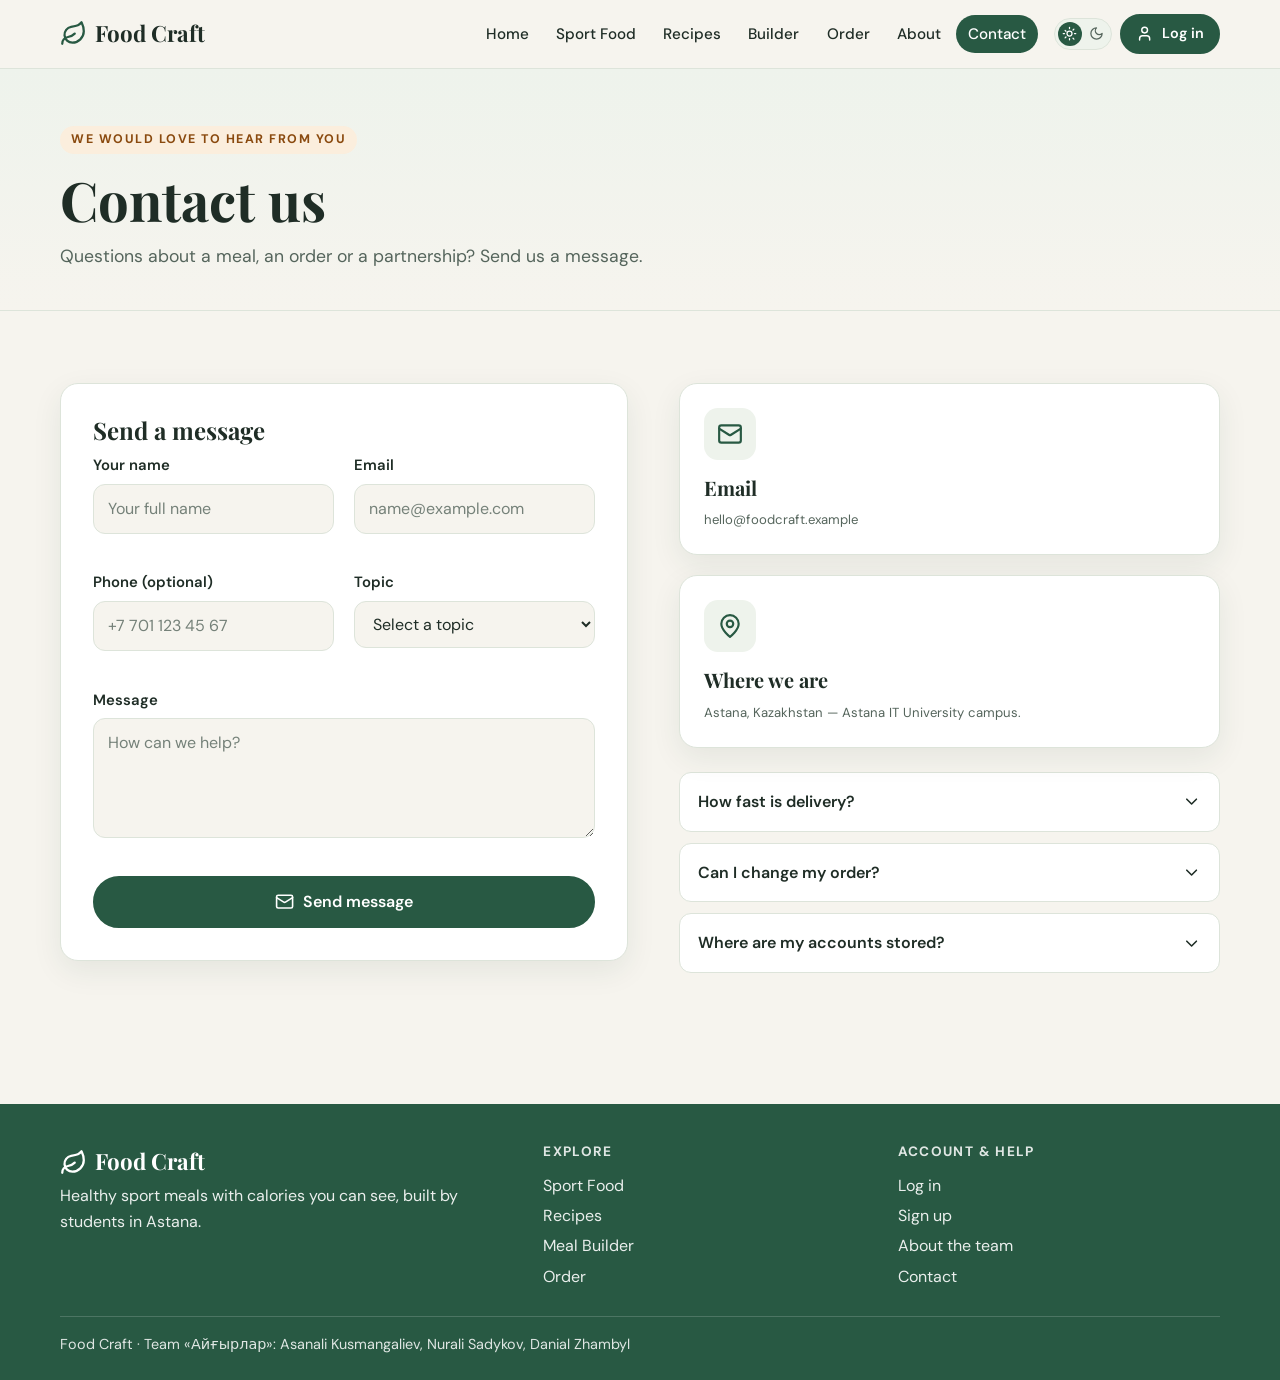
<file: contact.html>
<!DOCTYPE html>
<html lang="en" data-theme="light">
<head>
  <meta charset="UTF-8">
  <meta name="viewport" content="width=device-width, initial-scale=1">
  <title>Contact · Food Craft</title>
  <meta name="description" content="Contact the Food Craft team.">
  <meta name="theme-color" content="#285943">
  <link rel="icon" href="data:image/svg+xml,%3Csvg xmlns='http://www.w3.org/2000/svg' viewBox='0 0 100 100'%3E%3Ctext y='.9em' font-size='90'%3E🥗%3C/text%3E%3C/svg%3E">
  <link rel="preconnect" href="https://fonts.googleapis.com">
  <link rel="preconnect" href="https://fonts.gstatic.com" crossorigin>
  <link href="https://fonts.googleapis.com/css2?family=DM+Sans:wght@400;500;600;700&family=Playfair+Display:wght@600;700&display=swap" rel="stylesheet">
  <script>(function(){try{var t=JSON.parse(localStorage.getItem('fc_theme'));if(t!=='light'&&t!=='dark'){t=(window.matchMedia&&matchMedia('(prefers-color-scheme: dark)').matches)?'dark':'light';}document.documentElement.setAttribute('data-theme',t);}catch(e){document.documentElement.setAttribute('data-theme','light');}})();</script>
  <link rel="stylesheet" href="css/style.css">
</head>
<body data-page="contact">
<svg xmlns="http://www.w3.org/2000/svg" style="display:none" aria-hidden="true"><symbol id="i-sun" viewBox="0 0 24 24"><circle cx="12" cy="12" r="4"/><path d="M12 2v2M12 20v2m-7.07-15.07 1.41 1.41m11.32 11.32 1.41 1.41M2 12h2m16 0h2M6.34 17.66l-1.41 1.41M19.07 4.93l-1.41 1.41"/></symbol><symbol id="i-moon" viewBox="0 0 24 24"><path d="M12 3a6 6 0 0 0 9 9 9 9 0 1 1-9-9Z"/></symbol><symbol id="i-menu" viewBox="0 0 24 24"><path d="M4 6h16M4 12h16M4 18h16"/></symbol><symbol id="i-x" viewBox="0 0 24 24"><path d="M18 6 6 18M6 6l12 12"/></symbol><symbol id="i-heart" viewBox="0 0 24 24"><path d="M19 14c1.49-1.46 3-3.21 3-5.5A5.5 5.5 0 0 0 16.5 3c-1.76 0-3 .5-4.5 2-1.5-1.5-2.74-2-4.5-2A5.5 5.5 0 0 0 2 8.5c0 2.3 1.5 4.05 3 5.5l7 7Z"/></symbol><symbol id="i-search" viewBox="0 0 24 24"><circle cx="11" cy="11" r="8"/><path d="m21 21-4.3-4.3"/></symbol><symbol id="i-flame" viewBox="0 0 24 24"><path d="M8.5 14.5A2.5 2.5 0 0 0 11 12c0-1.38-.5-2-1-3-1.07-2.14-.22-4.05 2-6 .5 2.5 2 4.9 4 6.5 2 1.6 3 3.5 3 5.5a7 7 0 1 1-14 0c0-1.15.43-2.29 1-3a2.5 2.5 0 0 0 2.5 2.5z"/></symbol><symbol id="i-leaf" viewBox="0 0 24 24"><path d="M11 20A7 7 0 0 1 9.8 6.1C15.5 5 17 4.48 19 2c1 2 2 4.18 2 8 0 5.5-4.78 10-10 10Z"/><path d="M2 21c0-3 1.85-5.36 5.08-6C9.5 14.52 12 13 13 12"/></symbol><symbol id="i-truck" viewBox="0 0 24 24"><path d="M14 18V6a2 2 0 0 0-2-2H4a2 2 0 0 0-2 2v11a1 1 0 0 0 1 1h2"/><path d="M15 18H9"/><path d="M19 18h2a1 1 0 0 0 1-1v-3.65a1 1 0 0 0-.22-.62l-3.48-4.35A1 1 0 0 0 17.52 8H14"/><circle cx="17" cy="18" r="2"/><circle cx="7" cy="18" r="2"/></symbol><symbol id="i-user" viewBox="0 0 24 24"><path d="M19 21v-2a4 4 0 0 0-4-4H9a4 4 0 0 0-4 4v2"/><circle cx="12" cy="7" r="4"/></symbol><symbol id="i-check" viewBox="0 0 24 24"><path d="M20 6 9 17l-5-5"/></symbol><symbol id="i-arrow-right" viewBox="0 0 24 24"><path d="M5 12h14"/><path d="m12 5 7 7-7 7"/></symbol><symbol id="i-mail" viewBox="0 0 24 24"><rect x="2" y="4" width="20" height="16" rx="2"/><path d="m22 7-8.97 5.7a1.94 1.94 0 0 1-2.06 0L2 7"/></symbol><symbol id="i-phone" viewBox="0 0 24 24"><path d="M22 16.92v3a2 2 0 0 1-2.18 2 19.79 19.79 0 0 1-8.63-3.07 19.5 19.5 0 0 1-6-6 19.79 19.79 0 0 1-3.07-8.67A2 2 0 0 1 4.11 2h3a2 2 0 0 1 2 1.72c.13.96.36 1.9.7 2.81a2 2 0 0 1-.45 2.11L8.09 9.91a16 16 0 0 0 6 6l1.27-1.27a2 2 0 0 1 2.11-.45c.91.34 1.85.57 2.81.7A2 2 0 0 1 22 16.92z"/></symbol><symbol id="i-map-pin" viewBox="0 0 24 24"><path d="M20 10c0 6-8 12-8 12s-8-6-8-12a8 8 0 0 1 16 0Z"/><circle cx="12" cy="10" r="3"/></symbol><symbol id="i-zap" viewBox="0 0 24 24"><path d="M13 2 3 14h9l-1 8 10-12h-9l1-8z"/></symbol><symbol id="i-shield" viewBox="0 0 24 24"><path d="M20 13c0 5-3.5 7.5-7.66 8.95a1 1 0 0 1-.67-.01C7.5 20.5 4 18 4 13V6a1 1 0 0 1 1-1c2 0 4.5-1.2 6.24-2.72a1.17 1.17 0 0 1 1.52 0C14.51 3.81 17 5 19 5a1 1 0 0 1 1 1z"/><path d="m9 12 2 2 4-4"/></symbol><symbol id="i-bag" viewBox="0 0 24 24"><path d="M6 2 3 6v14a2 2 0 0 0 2 2h14a2 2 0 0 0 2-2V6l-3-4Z"/><path d="M3 6h18"/><path d="M16 10a4 4 0 0 1-8 0"/></symbol><symbol id="i-logout" viewBox="0 0 24 24"><path d="M9 21H5a2 2 0 0 1-2-2V5a2 2 0 0 1 2-2h4"/><path d="m16 17 5-5-5-5"/><path d="M21 12H9"/></symbol><symbol id="i-trash" viewBox="0 0 24 24"><path d="M3 6h18"/><path d="M19 6v14a2 2 0 0 1-2 2H7a2 2 0 0 1-2-2V6"/><path d="M8 6V4a2 2 0 0 1 2-2h4a2 2 0 0 1 2 2v2"/></symbol><symbol id="i-plus" viewBox="0 0 24 24"><path d="M5 12h14"/><path d="M12 5v14"/></symbol><symbol id="i-eye" viewBox="0 0 24 24"><path d="M2 12s3-7 10-7 10 7 10 7-3 7-10 7-10-7-10-7Z"/><circle cx="12" cy="12" r="3"/></symbol><symbol id="i-eye-off" viewBox="0 0 24 24"><path d="M9.88 9.88a3 3 0 1 0 4.24 4.24"/><path d="M10.73 5.08A10.43 10.43 0 0 1 12 5c7 0 10 7 10 7a13.16 13.16 0 0 1-1.67 2.68"/><path d="M6.61 6.61A13.53 13.53 0 0 0 2 12s3 7 10 7a9.74 9.74 0 0 0 5.39-1.61"/><path d="m2 2 20 20"/></symbol><symbol id="i-chevron" viewBox="0 0 24 24"><path d="m6 9 6 6 6-6"/></symbol><symbol id="i-refresh" viewBox="0 0 24 24"><path d="M3 12a9 9 0 0 1 9-9 9.75 9.75 0 0 1 6.74 2.74L21 8"/><path d="M21 3v5h-5"/><path d="M21 12a9 9 0 0 1-9 9 9.75 9.75 0 0 1-6.74-2.74L3 16"/><path d="M8 16H3v5"/></symbol><symbol id="i-dice" viewBox="0 0 24 24"><rect x="3" y="3" width="18" height="18" rx="3"/><circle cx="8.5" cy="8.5" r="1"/><circle cx="15.5" cy="15.5" r="1"/><circle cx="15.5" cy="8.5" r="1"/><circle cx="8.5" cy="15.5" r="1"/></symbol><symbol id="i-dumbbell" viewBox="0 0 24 24"><path d="M6.5 6.5v11M17.5 6.5v11M3.5 9v6M20.5 9v6M6.5 12h11"/></symbol><symbol id="i-bowl" viewBox="0 0 24 24"><path d="M3 11h18a9 9 0 0 1-18 0Z"/><path d="M8 21h8"/><path d="M8 7c0-1.5 1-2 1-3.5M12 7c0-1.5 1-2 1-3.5M16 7c0-1.5 1-2 1-3.5"/></symbol><symbol id="i-graduation" viewBox="0 0 24 24"><path d="M22 10 12 5 2 10l10 5 10-5Z"/><path d="M6 12v5c3 2 9 2 12 0v-5"/></symbol></svg>
<a class="sr-only" href="#main">Skip to content</a>
<header class="site-header">
  <div class="container header-inner">
    <a class="brand" href="index.html" aria-label="Food Craft home"><svg class="icon " aria-hidden="true"><use href="#i-leaf"/></svg><span>Food Craft</span></a>
    <nav class="nav" id="mainNav" aria-label="Main navigation"><a href="index.html" data-page="home">Home</a><a href="sportfood.html" data-page="sport">Sport Food</a><a href="recipes.html" data-page="recipes">Recipes</a><a href="builder.html" data-page="builder">Builder</a><a href="order.html" data-page="order">Order</a><a href="about.html" data-page="about">About</a><a href="contact.html" data-page="contact" aria-current="page">Contact</a></nav>
    <div class="header-actions">
      <button type="button" class="theme-switch" id="themeSwitch" role="switch" aria-checked="false" aria-label="Switch to dark mode"><svg class="icon i-sun" aria-hidden="true"><use href="#i-sun"/></svg><svg class="icon i-moon" aria-hidden="true"><use href="#i-moon"/></svg></button>
      <a class="btn btn--sm" id="authLink" href="login.html"><svg class="icon " aria-hidden="true"><use href="#i-user"/></svg><span>Log in</span></a>
      <button type="button" class="nav-toggle" id="navToggle" aria-expanded="false" aria-controls="mainNav" aria-label="Toggle menu"><svg class="icon " aria-hidden="true"><use href="#i-menu"/></svg></button>
    </div>
  </div>
</header>

<main id="main">
<section class="page-hero">
  <div class="container">
    <span class="eyebrow">We would love to hear from you</span>
    <h1>Contact us</h1>
    <p class="lead">Questions about a meal, an order or a partnership? Send us a message.</p>
  </div>
</section>
<section class="section">
  <div class="container split" style="align-items:start">
    <form class="form-card" id="contactForm" novalidate>
      <h2 style="font-size:1.5rem">Send a message</h2>
      <div class="alert" role="alert"></div>
      <div class="form-grid">
        <div class="field"><label for="name">Your name</label><input class="input" id="name" name="name" type="text" placeholder="Your full name" autocomplete="name" aria-describedby="name-err"><p class="error-msg" id="name-err" aria-live="polite"></p></div>
        <div class="field"><label for="email">Email</label><input class="input" id="email" name="email" type="text" inputmode="email" placeholder="name@example.com" autocomplete="email" aria-describedby="email-err"><p class="error-msg" id="email-err" aria-live="polite"></p></div>
        <div class="field"><label for="phone">Phone (optional)</label><input class="input" id="phone" name="phone" type="text" inputmode="tel" placeholder="+7 701 123 45 67" autocomplete="tel" aria-describedby="phone-err"><p class="error-msg" id="phone-err" aria-live="polite"></p></div>
        <div class="field"><label for="topic">Topic</label><select class="select" id="topic" name="topic" aria-describedby="topic-err"><option value="">Select a topic</option><option value="order">My order</option><option value="menu">Menu &amp; nutrition</option><option value="partner">Partnership</option><option value="other">Other</option></select><p class="error-msg" id="topic-err" aria-live="polite"></p></div>
        <div class="field full"><label for="message">Message</label><textarea class="textarea" id="message" name="message" placeholder="How can we help?" aria-describedby="message-err"></textarea><p class="error-msg" id="message-err" aria-live="polite"></p></div>
      </div>
      <button type="submit" class="btn btn--block" style="margin-top:1rem"><svg class="icon " aria-hidden="true"><use href="#i-mail"/></svg> Send message</button>
    </form>
    <div>
      <div class="grid" style="margin-bottom:1.5rem">
        <article class="card feature"><div class="ico"><svg class="icon " aria-hidden="true"><use href="#i-mail"/></svg></div><h3>Email</h3><p class="hint">hello@foodcraft.example</p></article>
        <article class="card feature"><div class="ico"><svg class="icon " aria-hidden="true"><use href="#i-map-pin"/></svg></div><h3>Where we are</h3><p class="hint">Astana, Kazakhstan — Astana IT University campus.</p></article>
      </div>
      <div class="faq">
        <details><summary>How fast is delivery? <svg class="icon " aria-hidden="true"><use href="#i-chevron"/></svg></summary><p>Between 15 and 45 minutes, depending on your zone.</p></details>
        <details><summary>Can I change my order? <svg class="icon " aria-hidden="true"><use href="#i-chevron"/></svg></summary><p>Yes — adjust quantities on the Order page before you place it.</p></details>
        <details><summary>Where are my accounts stored? <svg class="icon " aria-hidden="true"><use href="#i-chevron"/></svg></summary><p>This is a student project: accounts and saved items live in your own browser.</p></details>
      </div>
    </div>
  </div>
</section>

</main>

<footer class="site-footer">
  <div class="container footer-inner">
    <div>
      <div class="brand" style="color:inherit"><svg class="icon " aria-hidden="true"><use href="#i-leaf"/></svg><span>Food Craft</span></div>
      <p>Healthy sport meals with calories you can see, built by students in Astana.</p>
    </div>
    <div>
      <h4>Explore</h4>
      <a href="sportfood.html">Sport Food</a><a href="recipes.html">Recipes</a><a href="builder.html">Meal Builder</a><a href="order.html">Order</a>
    </div>
    <div>
      <h4>Account &amp; help</h4>
      <a href="login.html">Log in</a><a href="signup.html">Sign up</a><a href="about.html">About the team</a><a href="contact.html">Contact</a>
    </div>
  </div>
  <div class="container footer-bottom">Food Craft · Team «Айғырлар»: Asanali Kusmangaliev, Nurali Sadykov, Danial Zhambyl</div>
</footer>
<script src="js/data.js"></script>
<script src="js/script.js"></script>
</body>
</html>
</file>
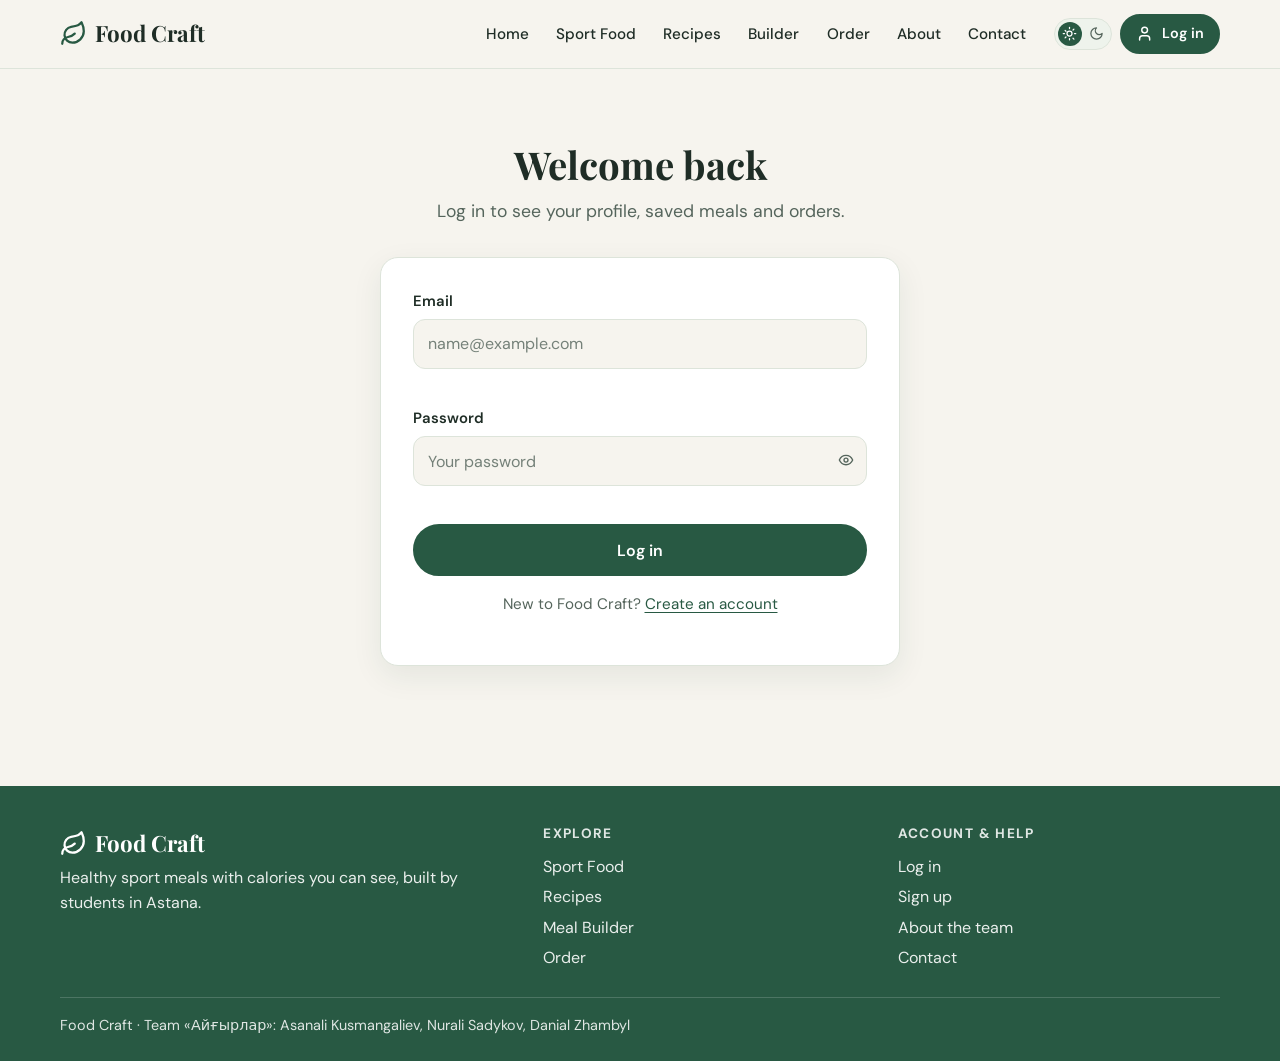
<file: login.html>
<!DOCTYPE html>
<html lang="en" data-theme="light">
<head>
  <meta charset="UTF-8">
  <meta name="viewport" content="width=device-width, initial-scale=1">
  <title>Log in · Food Craft</title>
  <meta name="description" content="Log in to Food Craft.">
  <meta name="theme-color" content="#285943">
  <link rel="icon" href="data:image/svg+xml,%3Csvg xmlns='http://www.w3.org/2000/svg' viewBox='0 0 100 100'%3E%3Ctext y='.9em' font-size='90'%3E🥗%3C/text%3E%3C/svg%3E">
  <link rel="preconnect" href="https://fonts.googleapis.com">
  <link rel="preconnect" href="https://fonts.gstatic.com" crossorigin>
  <link href="https://fonts.googleapis.com/css2?family=DM+Sans:wght@400;500;600;700&family=Playfair+Display:wght@600;700&display=swap" rel="stylesheet">
  <script>(function(){try{var t=JSON.parse(localStorage.getItem('fc_theme'));if(t!=='light'&&t!=='dark'){t=(window.matchMedia&&matchMedia('(prefers-color-scheme: dark)').matches)?'dark':'light';}document.documentElement.setAttribute('data-theme',t);}catch(e){document.documentElement.setAttribute('data-theme','light');}})();</script>
  <link rel="stylesheet" href="css/style.css">
</head>
<body data-page="login">
<svg xmlns="http://www.w3.org/2000/svg" style="display:none" aria-hidden="true"><symbol id="i-sun" viewBox="0 0 24 24"><circle cx="12" cy="12" r="4"/><path d="M12 2v2M12 20v2m-7.07-15.07 1.41 1.41m11.32 11.32 1.41 1.41M2 12h2m16 0h2M6.34 17.66l-1.41 1.41M19.07 4.93l-1.41 1.41"/></symbol><symbol id="i-moon" viewBox="0 0 24 24"><path d="M12 3a6 6 0 0 0 9 9 9 9 0 1 1-9-9Z"/></symbol><symbol id="i-menu" viewBox="0 0 24 24"><path d="M4 6h16M4 12h16M4 18h16"/></symbol><symbol id="i-x" viewBox="0 0 24 24"><path d="M18 6 6 18M6 6l12 12"/></symbol><symbol id="i-heart" viewBox="0 0 24 24"><path d="M19 14c1.49-1.46 3-3.21 3-5.5A5.5 5.5 0 0 0 16.5 3c-1.76 0-3 .5-4.5 2-1.5-1.5-2.74-2-4.5-2A5.5 5.5 0 0 0 2 8.5c0 2.3 1.5 4.05 3 5.5l7 7Z"/></symbol><symbol id="i-search" viewBox="0 0 24 24"><circle cx="11" cy="11" r="8"/><path d="m21 21-4.3-4.3"/></symbol><symbol id="i-flame" viewBox="0 0 24 24"><path d="M8.5 14.5A2.5 2.5 0 0 0 11 12c0-1.38-.5-2-1-3-1.07-2.14-.22-4.05 2-6 .5 2.5 2 4.9 4 6.5 2 1.6 3 3.5 3 5.5a7 7 0 1 1-14 0c0-1.15.43-2.29 1-3a2.5 2.5 0 0 0 2.5 2.5z"/></symbol><symbol id="i-leaf" viewBox="0 0 24 24"><path d="M11 20A7 7 0 0 1 9.8 6.1C15.5 5 17 4.48 19 2c1 2 2 4.18 2 8 0 5.5-4.78 10-10 10Z"/><path d="M2 21c0-3 1.85-5.36 5.08-6C9.5 14.52 12 13 13 12"/></symbol><symbol id="i-truck" viewBox="0 0 24 24"><path d="M14 18V6a2 2 0 0 0-2-2H4a2 2 0 0 0-2 2v11a1 1 0 0 0 1 1h2"/><path d="M15 18H9"/><path d="M19 18h2a1 1 0 0 0 1-1v-3.65a1 1 0 0 0-.22-.62l-3.48-4.35A1 1 0 0 0 17.52 8H14"/><circle cx="17" cy="18" r="2"/><circle cx="7" cy="18" r="2"/></symbol><symbol id="i-user" viewBox="0 0 24 24"><path d="M19 21v-2a4 4 0 0 0-4-4H9a4 4 0 0 0-4 4v2"/><circle cx="12" cy="7" r="4"/></symbol><symbol id="i-check" viewBox="0 0 24 24"><path d="M20 6 9 17l-5-5"/></symbol><symbol id="i-arrow-right" viewBox="0 0 24 24"><path d="M5 12h14"/><path d="m12 5 7 7-7 7"/></symbol><symbol id="i-mail" viewBox="0 0 24 24"><rect x="2" y="4" width="20" height="16" rx="2"/><path d="m22 7-8.97 5.7a1.94 1.94 0 0 1-2.06 0L2 7"/></symbol><symbol id="i-phone" viewBox="0 0 24 24"><path d="M22 16.92v3a2 2 0 0 1-2.18 2 19.79 19.79 0 0 1-8.63-3.07 19.5 19.5 0 0 1-6-6 19.79 19.79 0 0 1-3.07-8.67A2 2 0 0 1 4.11 2h3a2 2 0 0 1 2 1.72c.13.96.36 1.9.7 2.81a2 2 0 0 1-.45 2.11L8.09 9.91a16 16 0 0 0 6 6l1.27-1.27a2 2 0 0 1 2.11-.45c.91.34 1.85.57 2.81.7A2 2 0 0 1 22 16.92z"/></symbol><symbol id="i-map-pin" viewBox="0 0 24 24"><path d="M20 10c0 6-8 12-8 12s-8-6-8-12a8 8 0 0 1 16 0Z"/><circle cx="12" cy="10" r="3"/></symbol><symbol id="i-zap" viewBox="0 0 24 24"><path d="M13 2 3 14h9l-1 8 10-12h-9l1-8z"/></symbol><symbol id="i-shield" viewBox="0 0 24 24"><path d="M20 13c0 5-3.5 7.5-7.66 8.95a1 1 0 0 1-.67-.01C7.5 20.5 4 18 4 13V6a1 1 0 0 1 1-1c2 0 4.5-1.2 6.24-2.72a1.17 1.17 0 0 1 1.52 0C14.51 3.81 17 5 19 5a1 1 0 0 1 1 1z"/><path d="m9 12 2 2 4-4"/></symbol><symbol id="i-bag" viewBox="0 0 24 24"><path d="M6 2 3 6v14a2 2 0 0 0 2 2h14a2 2 0 0 0 2-2V6l-3-4Z"/><path d="M3 6h18"/><path d="M16 10a4 4 0 0 1-8 0"/></symbol><symbol id="i-logout" viewBox="0 0 24 24"><path d="M9 21H5a2 2 0 0 1-2-2V5a2 2 0 0 1 2-2h4"/><path d="m16 17 5-5-5-5"/><path d="M21 12H9"/></symbol><symbol id="i-trash" viewBox="0 0 24 24"><path d="M3 6h18"/><path d="M19 6v14a2 2 0 0 1-2 2H7a2 2 0 0 1-2-2V6"/><path d="M8 6V4a2 2 0 0 1 2-2h4a2 2 0 0 1 2 2v2"/></symbol><symbol id="i-plus" viewBox="0 0 24 24"><path d="M5 12h14"/><path d="M12 5v14"/></symbol><symbol id="i-eye" viewBox="0 0 24 24"><path d="M2 12s3-7 10-7 10 7 10 7-3 7-10 7-10-7-10-7Z"/><circle cx="12" cy="12" r="3"/></symbol><symbol id="i-eye-off" viewBox="0 0 24 24"><path d="M9.88 9.88a3 3 0 1 0 4.24 4.24"/><path d="M10.73 5.08A10.43 10.43 0 0 1 12 5c7 0 10 7 10 7a13.16 13.16 0 0 1-1.67 2.68"/><path d="M6.61 6.61A13.53 13.53 0 0 0 2 12s3 7 10 7a9.74 9.74 0 0 0 5.39-1.61"/><path d="m2 2 20 20"/></symbol><symbol id="i-chevron" viewBox="0 0 24 24"><path d="m6 9 6 6 6-6"/></symbol><symbol id="i-refresh" viewBox="0 0 24 24"><path d="M3 12a9 9 0 0 1 9-9 9.75 9.75 0 0 1 6.74 2.74L21 8"/><path d="M21 3v5h-5"/><path d="M21 12a9 9 0 0 1-9 9 9.75 9.75 0 0 1-6.74-2.74L3 16"/><path d="M8 16H3v5"/></symbol><symbol id="i-dice" viewBox="0 0 24 24"><rect x="3" y="3" width="18" height="18" rx="3"/><circle cx="8.5" cy="8.5" r="1"/><circle cx="15.5" cy="15.5" r="1"/><circle cx="15.5" cy="8.5" r="1"/><circle cx="8.5" cy="15.5" r="1"/></symbol><symbol id="i-dumbbell" viewBox="0 0 24 24"><path d="M6.5 6.5v11M17.5 6.5v11M3.5 9v6M20.5 9v6M6.5 12h11"/></symbol><symbol id="i-bowl" viewBox="0 0 24 24"><path d="M3 11h18a9 9 0 0 1-18 0Z"/><path d="M8 21h8"/><path d="M8 7c0-1.5 1-2 1-3.5M12 7c0-1.5 1-2 1-3.5M16 7c0-1.5 1-2 1-3.5"/></symbol><symbol id="i-graduation" viewBox="0 0 24 24"><path d="M22 10 12 5 2 10l10 5 10-5Z"/><path d="M6 12v5c3 2 9 2 12 0v-5"/></symbol></svg>
<a class="sr-only" href="#main">Skip to content</a>
<header class="site-header">
  <div class="container header-inner">
    <a class="brand" href="index.html" aria-label="Food Craft home"><svg class="icon " aria-hidden="true"><use href="#i-leaf"/></svg><span>Food Craft</span></a>
    <nav class="nav" id="mainNav" aria-label="Main navigation"><a href="index.html" data-page="home">Home</a><a href="sportfood.html" data-page="sport">Sport Food</a><a href="recipes.html" data-page="recipes">Recipes</a><a href="builder.html" data-page="builder">Builder</a><a href="order.html" data-page="order">Order</a><a href="about.html" data-page="about">About</a><a href="contact.html" data-page="contact">Contact</a></nav>
    <div class="header-actions">
      <button type="button" class="theme-switch" id="themeSwitch" role="switch" aria-checked="false" aria-label="Switch to dark mode"><svg class="icon i-sun" aria-hidden="true"><use href="#i-sun"/></svg><svg class="icon i-moon" aria-hidden="true"><use href="#i-moon"/></svg></button>
      <a class="btn btn--sm" id="authLink" href="login.html"><svg class="icon " aria-hidden="true"><use href="#i-user"/></svg><span>Log in</span></a>
      <button type="button" class="nav-toggle" id="navToggle" aria-expanded="false" aria-controls="mainNav" aria-label="Toggle menu"><svg class="icon " aria-hidden="true"><use href="#i-menu"/></svg></button>
    </div>
  </div>
</header>

<main id="main">
<section class="section"><div class="container"><div class="auth-wrap" style="max-width:520px;margin:0 auto"><div class="section-head center"><h1 style="font-size:clamp(1.8rem,4vw,2.4rem)">Welcome back</h1><p class="lead">Log in to see your profile, saved meals and orders.</p></div>
  <form class="form-card" id="loginForm" novalidate>
    <div class="alert" role="alert"></div>
    <div class="form-grid">
      <div class="field full"><label for="email">Email</label><input class="input" id="email" name="email" type="text" inputmode="email" placeholder="name@example.com" autocomplete="email" aria-describedby="email-err"><p class="error-msg" id="email-err" aria-live="polite"></p></div>
      <div class="field full"><label for="password">Password</label><div class="pw-wrap"><input class="input" id="password" name="password" type="password" placeholder="Your password" autocomplete="current-password" aria-describedby="password-err"><button type="button" class="pw-toggle" aria-label="Show password"><svg class="icon " aria-hidden="true"><use href="#i-eye"/></svg></button></div><p class="error-msg" id="password-err" aria-live="polite"></p></div>
    </div>
    <button type="submit" class="btn btn--block" style="margin-top:1rem">Log in</button>
    <p class="form-foot">New to Food Craft? <a href="signup.html">Create an account</a></p>
  </form>
</div></div></section>
</main>

<footer class="site-footer">
  <div class="container footer-inner">
    <div>
      <div class="brand" style="color:inherit"><svg class="icon " aria-hidden="true"><use href="#i-leaf"/></svg><span>Food Craft</span></div>
      <p>Healthy sport meals with calories you can see, built by students in Astana.</p>
    </div>
    <div>
      <h4>Explore</h4>
      <a href="sportfood.html">Sport Food</a><a href="recipes.html">Recipes</a><a href="builder.html">Meal Builder</a><a href="order.html">Order</a>
    </div>
    <div>
      <h4>Account &amp; help</h4>
      <a href="login.html">Log in</a><a href="signup.html">Sign up</a><a href="about.html">About the team</a><a href="contact.html">Contact</a>
    </div>
  </div>
  <div class="container footer-bottom">Food Craft · Team «Айғырлар»: Asanali Kusmangaliev, Nurali Sadykov, Danial Zhambyl</div>
</footer>
<script src="js/data.js"></script>
<script src="js/script.js"></script>
</body>
</html>
</file>
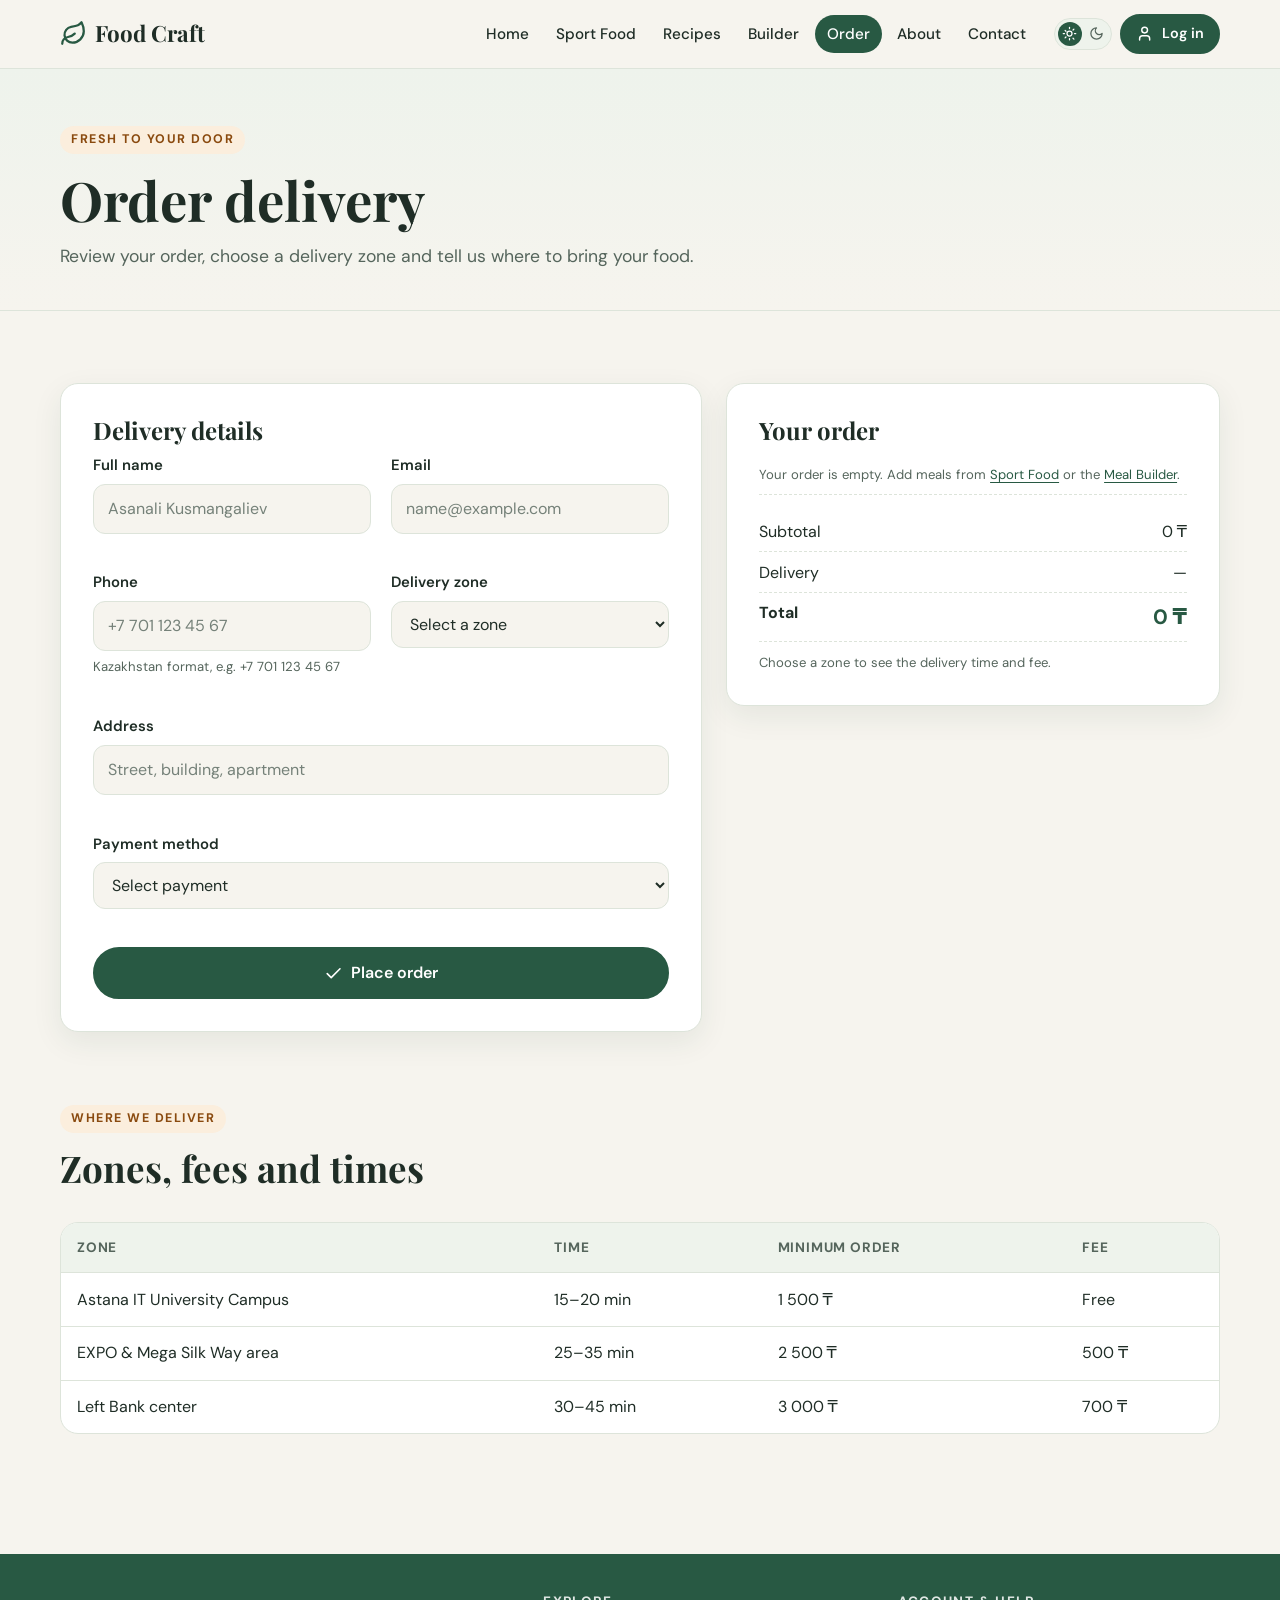
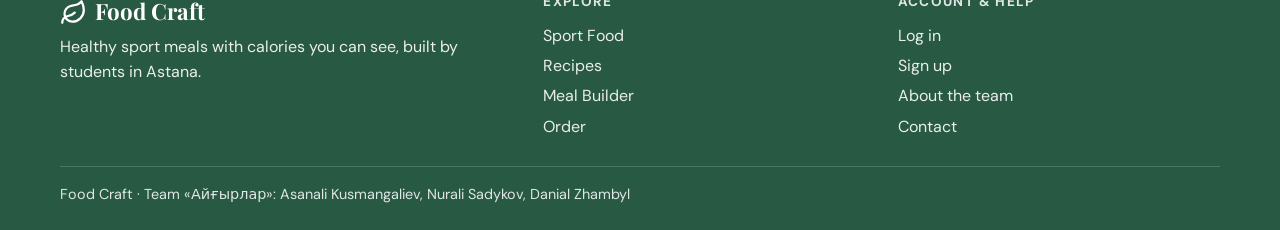
<file: order.html>
<!DOCTYPE html>
<html lang="en" data-theme="light">
<head>
  <meta charset="UTF-8">
  <meta name="viewport" content="width=device-width, initial-scale=1">
  <title>Order · Food Craft</title>
  <meta name="description" content="Order healthy meals for delivery in Astana.">
  <meta name="theme-color" content="#285943">
  <link rel="icon" href="data:image/svg+xml,%3Csvg xmlns='http://www.w3.org/2000/svg' viewBox='0 0 100 100'%3E%3Ctext y='.9em' font-size='90'%3E🥗%3C/text%3E%3C/svg%3E">
  <link rel="preconnect" href="https://fonts.googleapis.com">
  <link rel="preconnect" href="https://fonts.gstatic.com" crossorigin>
  <link href="https://fonts.googleapis.com/css2?family=DM+Sans:wght@400;500;600;700&family=Playfair+Display:wght@600;700&display=swap" rel="stylesheet">
  <script>(function(){try{var t=JSON.parse(localStorage.getItem('fc_theme'));if(t!=='light'&&t!=='dark'){t=(window.matchMedia&&matchMedia('(prefers-color-scheme: dark)').matches)?'dark':'light';}document.documentElement.setAttribute('data-theme',t);}catch(e){document.documentElement.setAttribute('data-theme','light');}})();</script>
  <link rel="stylesheet" href="css/style.css">
</head>
<body data-page="order">
<svg xmlns="http://www.w3.org/2000/svg" style="display:none" aria-hidden="true"><symbol id="i-sun" viewBox="0 0 24 24"><circle cx="12" cy="12" r="4"/><path d="M12 2v2M12 20v2m-7.07-15.07 1.41 1.41m11.32 11.32 1.41 1.41M2 12h2m16 0h2M6.34 17.66l-1.41 1.41M19.07 4.93l-1.41 1.41"/></symbol><symbol id="i-moon" viewBox="0 0 24 24"><path d="M12 3a6 6 0 0 0 9 9 9 9 0 1 1-9-9Z"/></symbol><symbol id="i-menu" viewBox="0 0 24 24"><path d="M4 6h16M4 12h16M4 18h16"/></symbol><symbol id="i-x" viewBox="0 0 24 24"><path d="M18 6 6 18M6 6l12 12"/></symbol><symbol id="i-heart" viewBox="0 0 24 24"><path d="M19 14c1.49-1.46 3-3.21 3-5.5A5.5 5.5 0 0 0 16.5 3c-1.76 0-3 .5-4.5 2-1.5-1.5-2.74-2-4.5-2A5.5 5.5 0 0 0 2 8.5c0 2.3 1.5 4.05 3 5.5l7 7Z"/></symbol><symbol id="i-search" viewBox="0 0 24 24"><circle cx="11" cy="11" r="8"/><path d="m21 21-4.3-4.3"/></symbol><symbol id="i-flame" viewBox="0 0 24 24"><path d="M8.5 14.5A2.5 2.5 0 0 0 11 12c0-1.38-.5-2-1-3-1.07-2.14-.22-4.05 2-6 .5 2.5 2 4.9 4 6.5 2 1.6 3 3.5 3 5.5a7 7 0 1 1-14 0c0-1.15.43-2.29 1-3a2.5 2.5 0 0 0 2.5 2.5z"/></symbol><symbol id="i-leaf" viewBox="0 0 24 24"><path d="M11 20A7 7 0 0 1 9.8 6.1C15.5 5 17 4.48 19 2c1 2 2 4.18 2 8 0 5.5-4.78 10-10 10Z"/><path d="M2 21c0-3 1.85-5.36 5.08-6C9.5 14.52 12 13 13 12"/></symbol><symbol id="i-truck" viewBox="0 0 24 24"><path d="M14 18V6a2 2 0 0 0-2-2H4a2 2 0 0 0-2 2v11a1 1 0 0 0 1 1h2"/><path d="M15 18H9"/><path d="M19 18h2a1 1 0 0 0 1-1v-3.65a1 1 0 0 0-.22-.62l-3.48-4.35A1 1 0 0 0 17.52 8H14"/><circle cx="17" cy="18" r="2"/><circle cx="7" cy="18" r="2"/></symbol><symbol id="i-user" viewBox="0 0 24 24"><path d="M19 21v-2a4 4 0 0 0-4-4H9a4 4 0 0 0-4 4v2"/><circle cx="12" cy="7" r="4"/></symbol><symbol id="i-check" viewBox="0 0 24 24"><path d="M20 6 9 17l-5-5"/></symbol><symbol id="i-arrow-right" viewBox="0 0 24 24"><path d="M5 12h14"/><path d="m12 5 7 7-7 7"/></symbol><symbol id="i-mail" viewBox="0 0 24 24"><rect x="2" y="4" width="20" height="16" rx="2"/><path d="m22 7-8.97 5.7a1.94 1.94 0 0 1-2.06 0L2 7"/></symbol><symbol id="i-phone" viewBox="0 0 24 24"><path d="M22 16.92v3a2 2 0 0 1-2.18 2 19.79 19.79 0 0 1-8.63-3.07 19.5 19.5 0 0 1-6-6 19.79 19.79 0 0 1-3.07-8.67A2 2 0 0 1 4.11 2h3a2 2 0 0 1 2 1.72c.13.96.36 1.9.7 2.81a2 2 0 0 1-.45 2.11L8.09 9.91a16 16 0 0 0 6 6l1.27-1.27a2 2 0 0 1 2.11-.45c.91.34 1.85.57 2.81.7A2 2 0 0 1 22 16.92z"/></symbol><symbol id="i-map-pin" viewBox="0 0 24 24"><path d="M20 10c0 6-8 12-8 12s-8-6-8-12a8 8 0 0 1 16 0Z"/><circle cx="12" cy="10" r="3"/></symbol><symbol id="i-zap" viewBox="0 0 24 24"><path d="M13 2 3 14h9l-1 8 10-12h-9l1-8z"/></symbol><symbol id="i-shield" viewBox="0 0 24 24"><path d="M20 13c0 5-3.5 7.5-7.66 8.95a1 1 0 0 1-.67-.01C7.5 20.5 4 18 4 13V6a1 1 0 0 1 1-1c2 0 4.5-1.2 6.24-2.72a1.17 1.17 0 0 1 1.52 0C14.51 3.81 17 5 19 5a1 1 0 0 1 1 1z"/><path d="m9 12 2 2 4-4"/></symbol><symbol id="i-bag" viewBox="0 0 24 24"><path d="M6 2 3 6v14a2 2 0 0 0 2 2h14a2 2 0 0 0 2-2V6l-3-4Z"/><path d="M3 6h18"/><path d="M16 10a4 4 0 0 1-8 0"/></symbol><symbol id="i-logout" viewBox="0 0 24 24"><path d="M9 21H5a2 2 0 0 1-2-2V5a2 2 0 0 1 2-2h4"/><path d="m16 17 5-5-5-5"/><path d="M21 12H9"/></symbol><symbol id="i-trash" viewBox="0 0 24 24"><path d="M3 6h18"/><path d="M19 6v14a2 2 0 0 1-2 2H7a2 2 0 0 1-2-2V6"/><path d="M8 6V4a2 2 0 0 1 2-2h4a2 2 0 0 1 2 2v2"/></symbol><symbol id="i-plus" viewBox="0 0 24 24"><path d="M5 12h14"/><path d="M12 5v14"/></symbol><symbol id="i-eye" viewBox="0 0 24 24"><path d="M2 12s3-7 10-7 10 7 10 7-3 7-10 7-10-7-10-7Z"/><circle cx="12" cy="12" r="3"/></symbol><symbol id="i-eye-off" viewBox="0 0 24 24"><path d="M9.88 9.88a3 3 0 1 0 4.24 4.24"/><path d="M10.73 5.08A10.43 10.43 0 0 1 12 5c7 0 10 7 10 7a13.16 13.16 0 0 1-1.67 2.68"/><path d="M6.61 6.61A13.53 13.53 0 0 0 2 12s3 7 10 7a9.74 9.74 0 0 0 5.39-1.61"/><path d="m2 2 20 20"/></symbol><symbol id="i-chevron" viewBox="0 0 24 24"><path d="m6 9 6 6 6-6"/></symbol><symbol id="i-refresh" viewBox="0 0 24 24"><path d="M3 12a9 9 0 0 1 9-9 9.75 9.75 0 0 1 6.74 2.74L21 8"/><path d="M21 3v5h-5"/><path d="M21 12a9 9 0 0 1-9 9 9.75 9.75 0 0 1-6.74-2.74L3 16"/><path d="M8 16H3v5"/></symbol><symbol id="i-dice" viewBox="0 0 24 24"><rect x="3" y="3" width="18" height="18" rx="3"/><circle cx="8.5" cy="8.5" r="1"/><circle cx="15.5" cy="15.5" r="1"/><circle cx="15.5" cy="8.5" r="1"/><circle cx="8.5" cy="15.5" r="1"/></symbol><symbol id="i-dumbbell" viewBox="0 0 24 24"><path d="M6.5 6.5v11M17.5 6.5v11M3.5 9v6M20.5 9v6M6.5 12h11"/></symbol><symbol id="i-bowl" viewBox="0 0 24 24"><path d="M3 11h18a9 9 0 0 1-18 0Z"/><path d="M8 21h8"/><path d="M8 7c0-1.5 1-2 1-3.5M12 7c0-1.5 1-2 1-3.5M16 7c0-1.5 1-2 1-3.5"/></symbol><symbol id="i-graduation" viewBox="0 0 24 24"><path d="M22 10 12 5 2 10l10 5 10-5Z"/><path d="M6 12v5c3 2 9 2 12 0v-5"/></symbol></svg>
<a class="sr-only" href="#main">Skip to content</a>
<header class="site-header">
  <div class="container header-inner">
    <a class="brand" href="index.html" aria-label="Food Craft home"><svg class="icon " aria-hidden="true"><use href="#i-leaf"/></svg><span>Food Craft</span></a>
    <nav class="nav" id="mainNav" aria-label="Main navigation"><a href="index.html" data-page="home">Home</a><a href="sportfood.html" data-page="sport">Sport Food</a><a href="recipes.html" data-page="recipes">Recipes</a><a href="builder.html" data-page="builder">Builder</a><a href="order.html" data-page="order" aria-current="page">Order</a><a href="about.html" data-page="about">About</a><a href="contact.html" data-page="contact">Contact</a></nav>
    <div class="header-actions">
      <button type="button" class="theme-switch" id="themeSwitch" role="switch" aria-checked="false" aria-label="Switch to dark mode"><svg class="icon i-sun" aria-hidden="true"><use href="#i-sun"/></svg><svg class="icon i-moon" aria-hidden="true"><use href="#i-moon"/></svg></button>
      <a class="btn btn--sm" id="authLink" href="login.html"><svg class="icon " aria-hidden="true"><use href="#i-user"/></svg><span>Log in</span></a>
      <button type="button" class="nav-toggle" id="navToggle" aria-expanded="false" aria-controls="mainNav" aria-label="Toggle menu"><svg class="icon " aria-hidden="true"><use href="#i-menu"/></svg></button>
    </div>
  </div>
</header>

<main id="main">
<section class="page-hero">
  <div class="container">
    <span class="eyebrow">Fresh to your door</span>
    <h1>Order delivery</h1>
    <p class="lead">Review your order, choose a delivery zone and tell us where to bring your food.</p>
  </div>
</section>
<section class="section">
  <div class="container checkout" id="orderRoot">
    <div id="checkoutArea">
      <form class="form-card" id="orderForm" novalidate>
        <h2 style="font-size:1.5rem">Delivery details</h2>
        <div class="alert" role="alert"></div>
        <div class="form-grid">
          <div class="field"><label for="name">Full name</label><input class="input" id="name" name="name" type="text" placeholder="Asanali Kusmangaliev" autocomplete="name" aria-describedby="name-err"><p class="error-msg" id="name-err" aria-live="polite"></p></div>
          <div class="field"><label for="email">Email</label><input class="input" id="email" name="email" type="text" inputmode="email" placeholder="name@example.com" autocomplete="email" aria-describedby="email-err"><p class="error-msg" id="email-err" aria-live="polite"></p></div>
          <div class="field"><label for="phone">Phone</label><input class="input" id="phone" name="phone" type="text" inputmode="tel" placeholder="+7 701 123 45 67" autocomplete="tel" aria-describedby="phone-err"><p class="hint">Kazakhstan format, e.g. +7 701 123 45 67</p><p class="error-msg" id="phone-err" aria-live="polite"></p></div>
          <div class="field"><label for="zone">Delivery zone</label><select class="select" id="zone" name="zone" aria-describedby="zone-err"></select><p class="error-msg" id="zone-err" aria-live="polite"></p></div>
          <div class="field full"><label for="address">Address</label><input class="input" id="address" name="address" type="text" placeholder="Street, building, apartment" autocomplete="street-address" aria-describedby="address-err"><p class="error-msg" id="address-err" aria-live="polite"></p></div>
          <div class="field full"><label for="payment">Payment method</label><select class="select" id="payment" name="payment" aria-describedby="payment-err"><option value="">Select payment</option><option value="cash">Cash on delivery</option><option value="card">Card on delivery</option><option value="transfer">Bank transfer</option></select><p class="error-msg" id="payment-err" aria-live="polite"></p></div>
        </div>
        <button type="submit" class="btn btn--block" style="margin-top:1rem"><svg class="icon " aria-hidden="true"><use href="#i-check"/></svg> Place order</button>
      </form>
    </div>
    <aside>
      <div class="form-card">
        <h2 style="font-size:1.5rem">Your order</h2>
        <ul class="order-list" id="cartList"></ul>
        <div class="sum-row"><span>Subtotal</span><span id="subTotal"></span></div>
        <div class="sum-row"><span>Delivery</span><span id="feeTotal"></span></div>
        <div class="sum-row"><strong>Total</strong><span class="sum-total" id="grandTotal"></span></div>
        <p class="hint" id="minNote" style="margin-top:.6rem"></p>
      </div>
    </aside>
  </div>
</section>
<section class="section" style="padding-top:0">
  <div class="container">
    <div class="section-head"><span class="eyebrow">Where we deliver</span><h2>Zones, fees and times</h2></div>
    <div class="table-wrap">
      <table><caption class="sr-only">Delivery zones</caption>
        <thead><tr><th scope="col">Zone</th><th scope="col">Time</th><th scope="col">Minimum order</th><th scope="col">Fee</th></tr></thead>
        <tbody><tr><td>Astana IT University Campus</td><td>15–20 min</td><td>1 500 ₸</td><td>Free</td></tr><tr><td>EXPO &amp; Mega Silk Way area</td><td>25–35 min</td><td>2 500 ₸</td><td>500 ₸</td></tr><tr><td>Left Bank center</td><td>30–45 min</td><td>3 000 ₸</td><td>700 ₸</td></tr></tbody></table>
    </div>
  </div>
</section>

</main>

<footer class="site-footer">
  <div class="container footer-inner">
    <div>
      <div class="brand" style="color:inherit"><svg class="icon " aria-hidden="true"><use href="#i-leaf"/></svg><span>Food Craft</span></div>
      <p>Healthy sport meals with calories you can see, built by students in Astana.</p>
    </div>
    <div>
      <h4>Explore</h4>
      <a href="sportfood.html">Sport Food</a><a href="recipes.html">Recipes</a><a href="builder.html">Meal Builder</a><a href="order.html">Order</a>
    </div>
    <div>
      <h4>Account &amp; help</h4>
      <a href="login.html">Log in</a><a href="signup.html">Sign up</a><a href="about.html">About the team</a><a href="contact.html">Contact</a>
    </div>
  </div>
  <div class="container footer-bottom">Food Craft · Team «Айғырлар»: Asanali Kusmangaliev, Nurali Sadykov, Danial Zhambyl</div>
</footer>
<script src="js/data.js"></script>
<script src="js/script.js"></script>
</body>
</html>
</file>
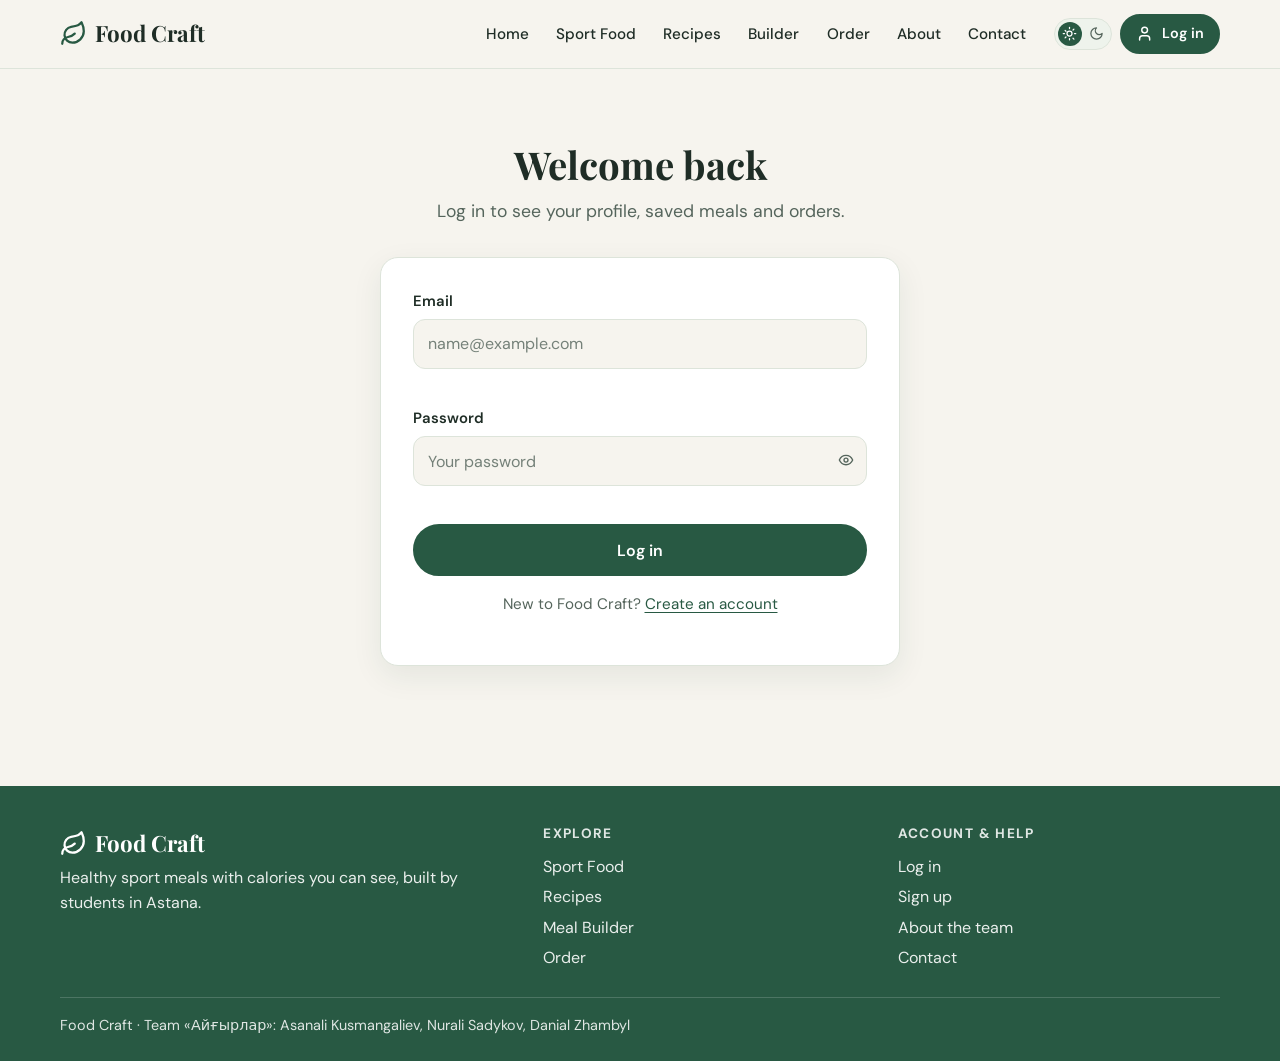
<file: profile.html>
<!DOCTYPE html>
<html lang="en" data-theme="light">
<head>
  <meta charset="UTF-8">
  <meta name="viewport" content="width=device-width, initial-scale=1">
  <title>Profile · Food Craft</title>
  <meta name="description" content="Your Food Craft profile.">
  <meta name="theme-color" content="#285943">
  <link rel="icon" href="data:image/svg+xml,%3Csvg xmlns='http://www.w3.org/2000/svg' viewBox='0 0 100 100'%3E%3Ctext y='.9em' font-size='90'%3E🥗%3C/text%3E%3C/svg%3E">
  <link rel="preconnect" href="https://fonts.googleapis.com">
  <link rel="preconnect" href="https://fonts.gstatic.com" crossorigin>
  <link href="https://fonts.googleapis.com/css2?family=DM+Sans:wght@400;500;600;700&family=Playfair+Display:wght@600;700&display=swap" rel="stylesheet">
  <script>(function(){try{var t=JSON.parse(localStorage.getItem('fc_theme'));if(t!=='light'&&t!=='dark'){t=(window.matchMedia&&matchMedia('(prefers-color-scheme: dark)').matches)?'dark':'light';}document.documentElement.setAttribute('data-theme',t);}catch(e){document.documentElement.setAttribute('data-theme','light');}})();</script>
  <link rel="stylesheet" href="css/style.css">
</head>
<body data-page="profile">
<svg xmlns="http://www.w3.org/2000/svg" style="display:none" aria-hidden="true"><symbol id="i-sun" viewBox="0 0 24 24"><circle cx="12" cy="12" r="4"/><path d="M12 2v2M12 20v2m-7.07-15.07 1.41 1.41m11.32 11.32 1.41 1.41M2 12h2m16 0h2M6.34 17.66l-1.41 1.41M19.07 4.93l-1.41 1.41"/></symbol><symbol id="i-moon" viewBox="0 0 24 24"><path d="M12 3a6 6 0 0 0 9 9 9 9 0 1 1-9-9Z"/></symbol><symbol id="i-menu" viewBox="0 0 24 24"><path d="M4 6h16M4 12h16M4 18h16"/></symbol><symbol id="i-x" viewBox="0 0 24 24"><path d="M18 6 6 18M6 6l12 12"/></symbol><symbol id="i-heart" viewBox="0 0 24 24"><path d="M19 14c1.49-1.46 3-3.21 3-5.5A5.5 5.5 0 0 0 16.5 3c-1.76 0-3 .5-4.5 2-1.5-1.5-2.74-2-4.5-2A5.5 5.5 0 0 0 2 8.5c0 2.3 1.5 4.05 3 5.5l7 7Z"/></symbol><symbol id="i-search" viewBox="0 0 24 24"><circle cx="11" cy="11" r="8"/><path d="m21 21-4.3-4.3"/></symbol><symbol id="i-flame" viewBox="0 0 24 24"><path d="M8.5 14.5A2.5 2.5 0 0 0 11 12c0-1.38-.5-2-1-3-1.07-2.14-.22-4.05 2-6 .5 2.5 2 4.9 4 6.5 2 1.6 3 3.5 3 5.5a7 7 0 1 1-14 0c0-1.15.43-2.29 1-3a2.5 2.5 0 0 0 2.5 2.5z"/></symbol><symbol id="i-leaf" viewBox="0 0 24 24"><path d="M11 20A7 7 0 0 1 9.8 6.1C15.5 5 17 4.48 19 2c1 2 2 4.18 2 8 0 5.5-4.78 10-10 10Z"/><path d="M2 21c0-3 1.85-5.36 5.08-6C9.5 14.52 12 13 13 12"/></symbol><symbol id="i-truck" viewBox="0 0 24 24"><path d="M14 18V6a2 2 0 0 0-2-2H4a2 2 0 0 0-2 2v11a1 1 0 0 0 1 1h2"/><path d="M15 18H9"/><path d="M19 18h2a1 1 0 0 0 1-1v-3.65a1 1 0 0 0-.22-.62l-3.48-4.35A1 1 0 0 0 17.52 8H14"/><circle cx="17" cy="18" r="2"/><circle cx="7" cy="18" r="2"/></symbol><symbol id="i-user" viewBox="0 0 24 24"><path d="M19 21v-2a4 4 0 0 0-4-4H9a4 4 0 0 0-4 4v2"/><circle cx="12" cy="7" r="4"/></symbol><symbol id="i-check" viewBox="0 0 24 24"><path d="M20 6 9 17l-5-5"/></symbol><symbol id="i-arrow-right" viewBox="0 0 24 24"><path d="M5 12h14"/><path d="m12 5 7 7-7 7"/></symbol><symbol id="i-mail" viewBox="0 0 24 24"><rect x="2" y="4" width="20" height="16" rx="2"/><path d="m22 7-8.97 5.7a1.94 1.94 0 0 1-2.06 0L2 7"/></symbol><symbol id="i-phone" viewBox="0 0 24 24"><path d="M22 16.92v3a2 2 0 0 1-2.18 2 19.79 19.79 0 0 1-8.63-3.07 19.5 19.5 0 0 1-6-6 19.79 19.79 0 0 1-3.07-8.67A2 2 0 0 1 4.11 2h3a2 2 0 0 1 2 1.72c.13.96.36 1.9.7 2.81a2 2 0 0 1-.45 2.11L8.09 9.91a16 16 0 0 0 6 6l1.27-1.27a2 2 0 0 1 2.11-.45c.91.34 1.85.57 2.81.7A2 2 0 0 1 22 16.92z"/></symbol><symbol id="i-map-pin" viewBox="0 0 24 24"><path d="M20 10c0 6-8 12-8 12s-8-6-8-12a8 8 0 0 1 16 0Z"/><circle cx="12" cy="10" r="3"/></symbol><symbol id="i-zap" viewBox="0 0 24 24"><path d="M13 2 3 14h9l-1 8 10-12h-9l1-8z"/></symbol><symbol id="i-shield" viewBox="0 0 24 24"><path d="M20 13c0 5-3.5 7.5-7.66 8.95a1 1 0 0 1-.67-.01C7.5 20.5 4 18 4 13V6a1 1 0 0 1 1-1c2 0 4.5-1.2 6.24-2.72a1.17 1.17 0 0 1 1.52 0C14.51 3.81 17 5 19 5a1 1 0 0 1 1 1z"/><path d="m9 12 2 2 4-4"/></symbol><symbol id="i-bag" viewBox="0 0 24 24"><path d="M6 2 3 6v14a2 2 0 0 0 2 2h14a2 2 0 0 0 2-2V6l-3-4Z"/><path d="M3 6h18"/><path d="M16 10a4 4 0 0 1-8 0"/></symbol><symbol id="i-logout" viewBox="0 0 24 24"><path d="M9 21H5a2 2 0 0 1-2-2V5a2 2 0 0 1 2-2h4"/><path d="m16 17 5-5-5-5"/><path d="M21 12H9"/></symbol><symbol id="i-trash" viewBox="0 0 24 24"><path d="M3 6h18"/><path d="M19 6v14a2 2 0 0 1-2 2H7a2 2 0 0 1-2-2V6"/><path d="M8 6V4a2 2 0 0 1 2-2h4a2 2 0 0 1 2 2v2"/></symbol><symbol id="i-plus" viewBox="0 0 24 24"><path d="M5 12h14"/><path d="M12 5v14"/></symbol><symbol id="i-eye" viewBox="0 0 24 24"><path d="M2 12s3-7 10-7 10 7 10 7-3 7-10 7-10-7-10-7Z"/><circle cx="12" cy="12" r="3"/></symbol><symbol id="i-eye-off" viewBox="0 0 24 24"><path d="M9.88 9.88a3 3 0 1 0 4.24 4.24"/><path d="M10.73 5.08A10.43 10.43 0 0 1 12 5c7 0 10 7 10 7a13.16 13.16 0 0 1-1.67 2.68"/><path d="M6.61 6.61A13.53 13.53 0 0 0 2 12s3 7 10 7a9.74 9.74 0 0 0 5.39-1.61"/><path d="m2 2 20 20"/></symbol><symbol id="i-chevron" viewBox="0 0 24 24"><path d="m6 9 6 6 6-6"/></symbol><symbol id="i-refresh" viewBox="0 0 24 24"><path d="M3 12a9 9 0 0 1 9-9 9.75 9.75 0 0 1 6.74 2.74L21 8"/><path d="M21 3v5h-5"/><path d="M21 12a9 9 0 0 1-9 9 9.75 9.75 0 0 1-6.74-2.74L3 16"/><path d="M8 16H3v5"/></symbol><symbol id="i-dice" viewBox="0 0 24 24"><rect x="3" y="3" width="18" height="18" rx="3"/><circle cx="8.5" cy="8.5" r="1"/><circle cx="15.5" cy="15.5" r="1"/><circle cx="15.5" cy="8.5" r="1"/><circle cx="8.5" cy="15.5" r="1"/></symbol><symbol id="i-dumbbell" viewBox="0 0 24 24"><path d="M6.5 6.5v11M17.5 6.5v11M3.5 9v6M20.5 9v6M6.5 12h11"/></symbol><symbol id="i-bowl" viewBox="0 0 24 24"><path d="M3 11h18a9 9 0 0 1-18 0Z"/><path d="M8 21h8"/><path d="M8 7c0-1.5 1-2 1-3.5M12 7c0-1.5 1-2 1-3.5M16 7c0-1.5 1-2 1-3.5"/></symbol><symbol id="i-graduation" viewBox="0 0 24 24"><path d="M22 10 12 5 2 10l10 5 10-5Z"/><path d="M6 12v5c3 2 9 2 12 0v-5"/></symbol></svg>
<a class="sr-only" href="#main">Skip to content</a>
<header class="site-header">
  <div class="container header-inner">
    <a class="brand" href="index.html" aria-label="Food Craft home"><svg class="icon " aria-hidden="true"><use href="#i-leaf"/></svg><span>Food Craft</span></a>
    <nav class="nav" id="mainNav" aria-label="Main navigation"><a href="index.html" data-page="home">Home</a><a href="sportfood.html" data-page="sport">Sport Food</a><a href="recipes.html" data-page="recipes">Recipes</a><a href="builder.html" data-page="builder">Builder</a><a href="order.html" data-page="order">Order</a><a href="about.html" data-page="about">About</a><a href="contact.html" data-page="contact">Contact</a></nav>
    <div class="header-actions">
      <button type="button" class="theme-switch" id="themeSwitch" role="switch" aria-checked="false" aria-label="Switch to dark mode"><svg class="icon i-sun" aria-hidden="true"><use href="#i-sun"/></svg><svg class="icon i-moon" aria-hidden="true"><use href="#i-moon"/></svg></button>
      <a class="btn btn--sm" id="authLink" href="login.html"><svg class="icon " aria-hidden="true"><use href="#i-user"/></svg><span>Log in</span></a>
      <button type="button" class="nav-toggle" id="navToggle" aria-expanded="false" aria-controls="mainNav" aria-label="Toggle menu"><svg class="icon " aria-hidden="true"><use href="#i-menu"/></svg></button>
    </div>
  </div>
</header>

<main id="main">

<section class="page-hero">
  <div class="container profile-head" id="profileRoot">
    <div class="avatar" id="pAvatar">?</div>
    <div style="flex:1;min-width:220px"><h1 id="pName" style="font-size:2rem;margin-bottom:.2rem"></h1><p class="hint" id="pEmail" style="margin:0"></p></div>
    <button type="button" class="btn btn--ghost" id="logoutBtn"><svg class="icon " aria-hidden="true"><use href="#i-logout"/></svg> Log out</button>
  </div>
</section>
<section class="section">
  <div class="container grid grid--2" style="align-items:start">
    <div class="form-card">
      <h2 style="font-size:1.4rem">Your details</h2>
      <dl class="detail-list">
        <div><dt>Name</dt><dd id="dName"></dd></div>
        <div><dt>Email</dt><dd id="dEmail"></dd></div>
        <div><dt>Phone</dt><dd id="dPhone"></dd></div>
        <div><dt>Password</dt><dd id="dPass"></dd></div>
      </dl>
    </div>
    <form class="form-card" id="editForm" novalidate>
      <h2 style="font-size:1.4rem">Edit profile</h2>
      <div class="alert" role="alert"></div>
      <div class="form-grid">
        <div class="field full"><label for="name">Name</label><input class="input" id="name" name="name" type="text" placeholder="" autocomplete="name" aria-describedby="name-err"><p class="error-msg" id="name-err" aria-live="polite"></p></div>
        <div class="field full"><label for="phone">Phone</label><input class="input" id="phone" name="phone" type="text" inputmode="tel" placeholder="" autocomplete="tel" aria-describedby="phone-err"><p class="error-msg" id="phone-err" aria-live="polite"></p></div>
      </div>
      <button type="submit" class="btn" style="margin-top:1rem">Save changes</button>
    </form>
  </div>
</section>
<section class="section section--alt">
  <div class="container">
    <h2>Saved meals &amp; recipes</h2>
    <div class="grid grid--cards" id="favList"></div>
  </div>
</section>
<section class="section">
  <div class="container grid grid--2" style="align-items:start">
    <div class="form-card"><h2 style="font-size:1.4rem">Saved bowls</h2><ul class="order-list" id="bowlList"></ul></div>
    <div class="form-card"><h2 style="font-size:1.4rem">Orders</h2><ul class="order-list" id="orderList"></ul></div>
  </div>
</section>

</main>

<footer class="site-footer">
  <div class="container footer-inner">
    <div>
      <div class="brand" style="color:inherit"><svg class="icon " aria-hidden="true"><use href="#i-leaf"/></svg><span>Food Craft</span></div>
      <p>Healthy sport meals with calories you can see, built by students in Astana.</p>
    </div>
    <div>
      <h4>Explore</h4>
      <a href="sportfood.html">Sport Food</a><a href="recipes.html">Recipes</a><a href="builder.html">Meal Builder</a><a href="order.html">Order</a>
    </div>
    <div>
      <h4>Account &amp; help</h4>
      <a href="login.html">Log in</a><a href="signup.html">Sign up</a><a href="about.html">About the team</a><a href="contact.html">Contact</a>
    </div>
  </div>
  <div class="container footer-bottom">Food Craft · Team «Айғырлар»: Asanali Kusmangaliev, Nurali Sadykov, Danial Zhambyl</div>
</footer>
<script src="js/data.js"></script>
<script src="js/script.js"></script>
</body>
</html>
</file>
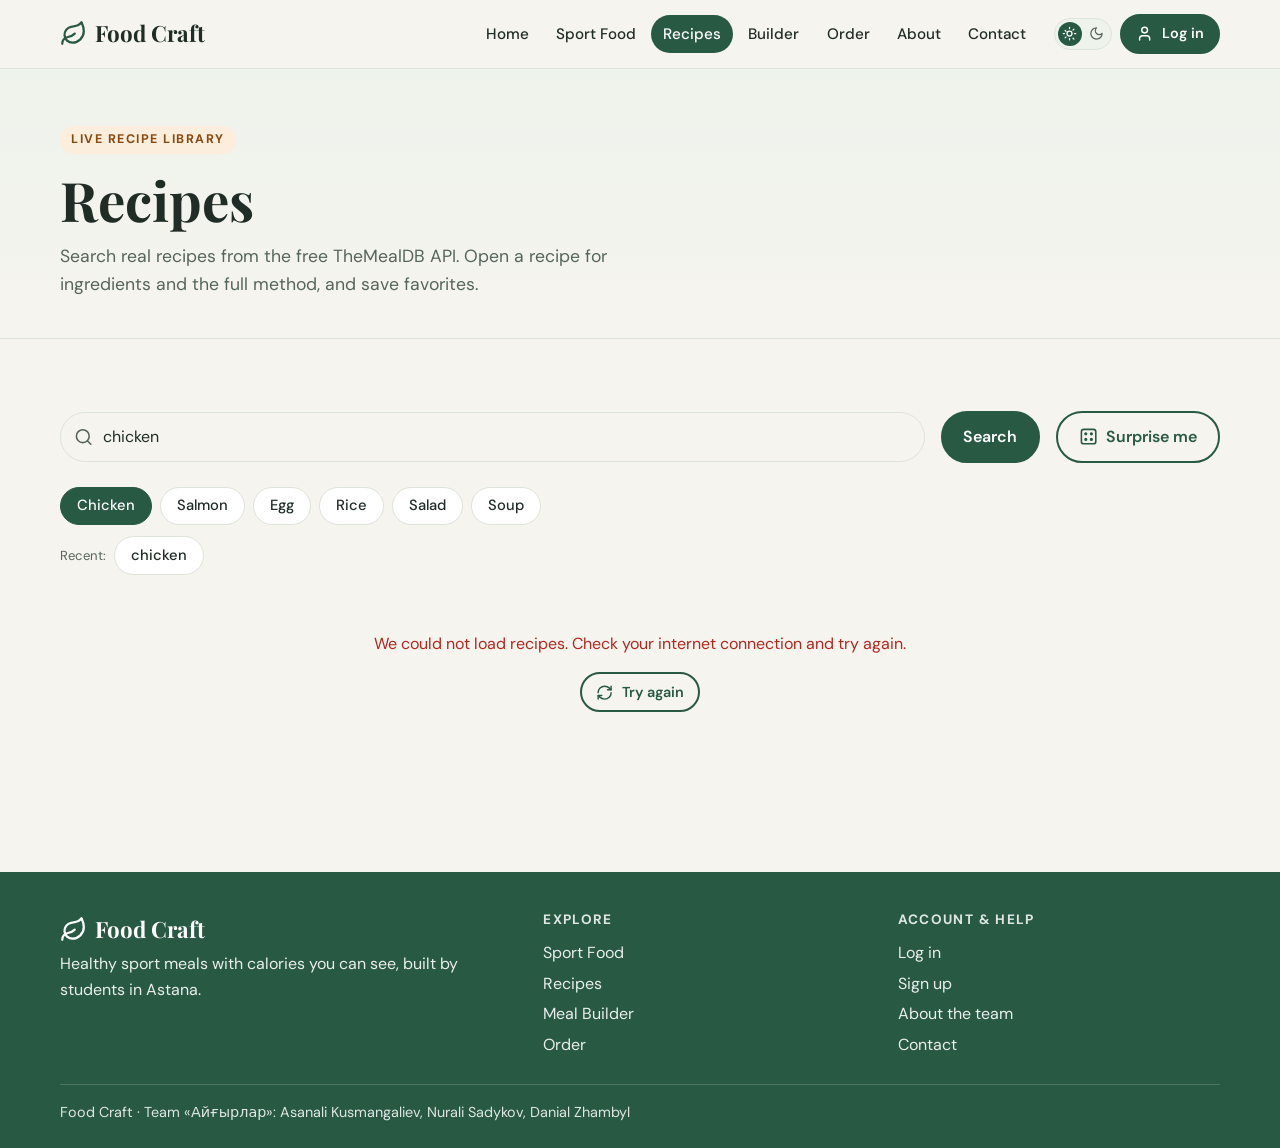
<file: recipes.html>
<!DOCTYPE html>
<html lang="en" data-theme="light">
<head>
  <meta charset="UTF-8">
  <meta name="viewport" content="width=device-width, initial-scale=1">
  <title>Recipes · Food Craft</title>
  <meta name="description" content="Search healthy recipes from a public API and save your favorites.">
  <meta name="theme-color" content="#285943">
  <link rel="icon" href="data:image/svg+xml,%3Csvg xmlns='http://www.w3.org/2000/svg' viewBox='0 0 100 100'%3E%3Ctext y='.9em' font-size='90'%3E🥗%3C/text%3E%3C/svg%3E">
  <link rel="preconnect" href="https://fonts.googleapis.com">
  <link rel="preconnect" href="https://fonts.gstatic.com" crossorigin>
  <link href="https://fonts.googleapis.com/css2?family=DM+Sans:wght@400;500;600;700&family=Playfair+Display:wght@600;700&display=swap" rel="stylesheet">
  <script>(function(){try{var t=JSON.parse(localStorage.getItem('fc_theme'));if(t!=='light'&&t!=='dark'){t=(window.matchMedia&&matchMedia('(prefers-color-scheme: dark)').matches)?'dark':'light';}document.documentElement.setAttribute('data-theme',t);}catch(e){document.documentElement.setAttribute('data-theme','light');}})();</script>
  <link rel="stylesheet" href="css/style.css">
</head>
<body data-page="recipes">
<svg xmlns="http://www.w3.org/2000/svg" style="display:none" aria-hidden="true"><symbol id="i-sun" viewBox="0 0 24 24"><circle cx="12" cy="12" r="4"/><path d="M12 2v2M12 20v2m-7.07-15.07 1.41 1.41m11.32 11.32 1.41 1.41M2 12h2m16 0h2M6.34 17.66l-1.41 1.41M19.07 4.93l-1.41 1.41"/></symbol><symbol id="i-moon" viewBox="0 0 24 24"><path d="M12 3a6 6 0 0 0 9 9 9 9 0 1 1-9-9Z"/></symbol><symbol id="i-menu" viewBox="0 0 24 24"><path d="M4 6h16M4 12h16M4 18h16"/></symbol><symbol id="i-x" viewBox="0 0 24 24"><path d="M18 6 6 18M6 6l12 12"/></symbol><symbol id="i-heart" viewBox="0 0 24 24"><path d="M19 14c1.49-1.46 3-3.21 3-5.5A5.5 5.5 0 0 0 16.5 3c-1.76 0-3 .5-4.5 2-1.5-1.5-2.74-2-4.5-2A5.5 5.5 0 0 0 2 8.5c0 2.3 1.5 4.05 3 5.5l7 7Z"/></symbol><symbol id="i-search" viewBox="0 0 24 24"><circle cx="11" cy="11" r="8"/><path d="m21 21-4.3-4.3"/></symbol><symbol id="i-flame" viewBox="0 0 24 24"><path d="M8.5 14.5A2.5 2.5 0 0 0 11 12c0-1.38-.5-2-1-3-1.07-2.14-.22-4.05 2-6 .5 2.5 2 4.9 4 6.5 2 1.6 3 3.5 3 5.5a7 7 0 1 1-14 0c0-1.15.43-2.29 1-3a2.5 2.5 0 0 0 2.5 2.5z"/></symbol><symbol id="i-leaf" viewBox="0 0 24 24"><path d="M11 20A7 7 0 0 1 9.8 6.1C15.5 5 17 4.48 19 2c1 2 2 4.18 2 8 0 5.5-4.78 10-10 10Z"/><path d="M2 21c0-3 1.85-5.36 5.08-6C9.5 14.52 12 13 13 12"/></symbol><symbol id="i-truck" viewBox="0 0 24 24"><path d="M14 18V6a2 2 0 0 0-2-2H4a2 2 0 0 0-2 2v11a1 1 0 0 0 1 1h2"/><path d="M15 18H9"/><path d="M19 18h2a1 1 0 0 0 1-1v-3.65a1 1 0 0 0-.22-.62l-3.48-4.35A1 1 0 0 0 17.52 8H14"/><circle cx="17" cy="18" r="2"/><circle cx="7" cy="18" r="2"/></symbol><symbol id="i-user" viewBox="0 0 24 24"><path d="M19 21v-2a4 4 0 0 0-4-4H9a4 4 0 0 0-4 4v2"/><circle cx="12" cy="7" r="4"/></symbol><symbol id="i-check" viewBox="0 0 24 24"><path d="M20 6 9 17l-5-5"/></symbol><symbol id="i-arrow-right" viewBox="0 0 24 24"><path d="M5 12h14"/><path d="m12 5 7 7-7 7"/></symbol><symbol id="i-mail" viewBox="0 0 24 24"><rect x="2" y="4" width="20" height="16" rx="2"/><path d="m22 7-8.97 5.7a1.94 1.94 0 0 1-2.06 0L2 7"/></symbol><symbol id="i-phone" viewBox="0 0 24 24"><path d="M22 16.92v3a2 2 0 0 1-2.18 2 19.79 19.79 0 0 1-8.63-3.07 19.5 19.5 0 0 1-6-6 19.79 19.79 0 0 1-3.07-8.67A2 2 0 0 1 4.11 2h3a2 2 0 0 1 2 1.72c.13.96.36 1.9.7 2.81a2 2 0 0 1-.45 2.11L8.09 9.91a16 16 0 0 0 6 6l1.27-1.27a2 2 0 0 1 2.11-.45c.91.34 1.85.57 2.81.7A2 2 0 0 1 22 16.92z"/></symbol><symbol id="i-map-pin" viewBox="0 0 24 24"><path d="M20 10c0 6-8 12-8 12s-8-6-8-12a8 8 0 0 1 16 0Z"/><circle cx="12" cy="10" r="3"/></symbol><symbol id="i-zap" viewBox="0 0 24 24"><path d="M13 2 3 14h9l-1 8 10-12h-9l1-8z"/></symbol><symbol id="i-shield" viewBox="0 0 24 24"><path d="M20 13c0 5-3.5 7.5-7.66 8.95a1 1 0 0 1-.67-.01C7.5 20.5 4 18 4 13V6a1 1 0 0 1 1-1c2 0 4.5-1.2 6.24-2.72a1.17 1.17 0 0 1 1.52 0C14.51 3.81 17 5 19 5a1 1 0 0 1 1 1z"/><path d="m9 12 2 2 4-4"/></symbol><symbol id="i-bag" viewBox="0 0 24 24"><path d="M6 2 3 6v14a2 2 0 0 0 2 2h14a2 2 0 0 0 2-2V6l-3-4Z"/><path d="M3 6h18"/><path d="M16 10a4 4 0 0 1-8 0"/></symbol><symbol id="i-logout" viewBox="0 0 24 24"><path d="M9 21H5a2 2 0 0 1-2-2V5a2 2 0 0 1 2-2h4"/><path d="m16 17 5-5-5-5"/><path d="M21 12H9"/></symbol><symbol id="i-trash" viewBox="0 0 24 24"><path d="M3 6h18"/><path d="M19 6v14a2 2 0 0 1-2 2H7a2 2 0 0 1-2-2V6"/><path d="M8 6V4a2 2 0 0 1 2-2h4a2 2 0 0 1 2 2v2"/></symbol><symbol id="i-plus" viewBox="0 0 24 24"><path d="M5 12h14"/><path d="M12 5v14"/></symbol><symbol id="i-eye" viewBox="0 0 24 24"><path d="M2 12s3-7 10-7 10 7 10 7-3 7-10 7-10-7-10-7Z"/><circle cx="12" cy="12" r="3"/></symbol><symbol id="i-eye-off" viewBox="0 0 24 24"><path d="M9.88 9.88a3 3 0 1 0 4.24 4.24"/><path d="M10.73 5.08A10.43 10.43 0 0 1 12 5c7 0 10 7 10 7a13.16 13.16 0 0 1-1.67 2.68"/><path d="M6.61 6.61A13.53 13.53 0 0 0 2 12s3 7 10 7a9.74 9.74 0 0 0 5.39-1.61"/><path d="m2 2 20 20"/></symbol><symbol id="i-chevron" viewBox="0 0 24 24"><path d="m6 9 6 6 6-6"/></symbol><symbol id="i-refresh" viewBox="0 0 24 24"><path d="M3 12a9 9 0 0 1 9-9 9.75 9.75 0 0 1 6.74 2.74L21 8"/><path d="M21 3v5h-5"/><path d="M21 12a9 9 0 0 1-9 9 9.75 9.75 0 0 1-6.74-2.74L3 16"/><path d="M8 16H3v5"/></symbol><symbol id="i-dice" viewBox="0 0 24 24"><rect x="3" y="3" width="18" height="18" rx="3"/><circle cx="8.5" cy="8.5" r="1"/><circle cx="15.5" cy="15.5" r="1"/><circle cx="15.5" cy="8.5" r="1"/><circle cx="8.5" cy="15.5" r="1"/></symbol><symbol id="i-dumbbell" viewBox="0 0 24 24"><path d="M6.5 6.5v11M17.5 6.5v11M3.5 9v6M20.5 9v6M6.5 12h11"/></symbol><symbol id="i-bowl" viewBox="0 0 24 24"><path d="M3 11h18a9 9 0 0 1-18 0Z"/><path d="M8 21h8"/><path d="M8 7c0-1.5 1-2 1-3.5M12 7c0-1.5 1-2 1-3.5M16 7c0-1.5 1-2 1-3.5"/></symbol><symbol id="i-graduation" viewBox="0 0 24 24"><path d="M22 10 12 5 2 10l10 5 10-5Z"/><path d="M6 12v5c3 2 9 2 12 0v-5"/></symbol></svg>
<a class="sr-only" href="#main">Skip to content</a>
<header class="site-header">
  <div class="container header-inner">
    <a class="brand" href="index.html" aria-label="Food Craft home"><svg class="icon " aria-hidden="true"><use href="#i-leaf"/></svg><span>Food Craft</span></a>
    <nav class="nav" id="mainNav" aria-label="Main navigation"><a href="index.html" data-page="home">Home</a><a href="sportfood.html" data-page="sport">Sport Food</a><a href="recipes.html" data-page="recipes" aria-current="page">Recipes</a><a href="builder.html" data-page="builder">Builder</a><a href="order.html" data-page="order">Order</a><a href="about.html" data-page="about">About</a><a href="contact.html" data-page="contact">Contact</a></nav>
    <div class="header-actions">
      <button type="button" class="theme-switch" id="themeSwitch" role="switch" aria-checked="false" aria-label="Switch to dark mode"><svg class="icon i-sun" aria-hidden="true"><use href="#i-sun"/></svg><svg class="icon i-moon" aria-hidden="true"><use href="#i-moon"/></svg></button>
      <a class="btn btn--sm" id="authLink" href="login.html"><svg class="icon " aria-hidden="true"><use href="#i-user"/></svg><span>Log in</span></a>
      <button type="button" class="nav-toggle" id="navToggle" aria-expanded="false" aria-controls="mainNav" aria-label="Toggle menu"><svg class="icon " aria-hidden="true"><use href="#i-menu"/></svg></button>
    </div>
  </div>
</header>

<main id="main">
<section class="page-hero">
  <div class="container">
    <span class="eyebrow">Live recipe library</span>
    <h1>Recipes</h1>
    <p class="lead">Search real recipes from the free TheMealDB API. Open a recipe for ingredients and the full method, and save favorites.</p>
  </div>
</section>
<section class="section">
  <div class="container">
    <form id="recipeForm" class="toolbar" role="search" novalidate>
      <div class="search"><label class="sr-only" for="recipeSearch">Search recipes</label><svg class="icon " aria-hidden="true"><use href="#i-search"/></svg><input class="input" id="recipeSearch" type="search" placeholder="Try chicken, salmon, egg, rice…" autocomplete="off"></div>
      <button type="submit" class="btn">Search</button>
      <button type="button" class="btn btn--ghost" id="randomBtn"><svg class="icon icon-spin" aria-hidden="true"><use href="#i-dice"/></svg> Surprise me</button>
    </form>
    <div class="chips" id="recipeChips" role="group" aria-label="Quick searches">
      <button type="button" class="chip" data-term="chicken">Chicken</button>
      <button type="button" class="chip" data-term="salmon">Salmon</button>
      <button type="button" class="chip" data-term="egg">Egg</button>
      <button type="button" class="chip" data-term="rice">Rice</button>
      <button type="button" class="chip" data-term="salad">Salad</button>
      <button type="button" class="chip" data-term="soup">Soup</button>
    </div>
    <div class="chips" id="recentSearches" style="margin-top:.7rem;align-items:center"></div>
    <p class="hint" id="recipeMeta" aria-live="polite" style="margin:1rem 0 .5rem"></p>
    <div class="grid grid--cards" id="apiGrid" aria-live="polite"></div>
  </div>
</section>

<div class="modal" id="recipeModal" role="dialog" aria-modal="true" aria-labelledby="modalTitle">
  <div class="modal-box">
    <button type="button" class="modal-close" aria-label="Close recipe"><svg class="icon " aria-hidden="true"><use href="#i-x"/></svg></button>
    <div id="modalContent"></div>
  </div>
</div>

</main>

<footer class="site-footer">
  <div class="container footer-inner">
    <div>
      <div class="brand" style="color:inherit"><svg class="icon " aria-hidden="true"><use href="#i-leaf"/></svg><span>Food Craft</span></div>
      <p>Healthy sport meals with calories you can see, built by students in Astana.</p>
    </div>
    <div>
      <h4>Explore</h4>
      <a href="sportfood.html">Sport Food</a><a href="recipes.html">Recipes</a><a href="builder.html">Meal Builder</a><a href="order.html">Order</a>
    </div>
    <div>
      <h4>Account &amp; help</h4>
      <a href="login.html">Log in</a><a href="signup.html">Sign up</a><a href="about.html">About the team</a><a href="contact.html">Contact</a>
    </div>
  </div>
  <div class="container footer-bottom">Food Craft · Team «Айғырлар»: Asanali Kusmangaliev, Nurali Sadykov, Danial Zhambyl</div>
</footer>
<script src="js/data.js"></script>
<script src="js/script.js"></script>
</body>
</html>
</file>
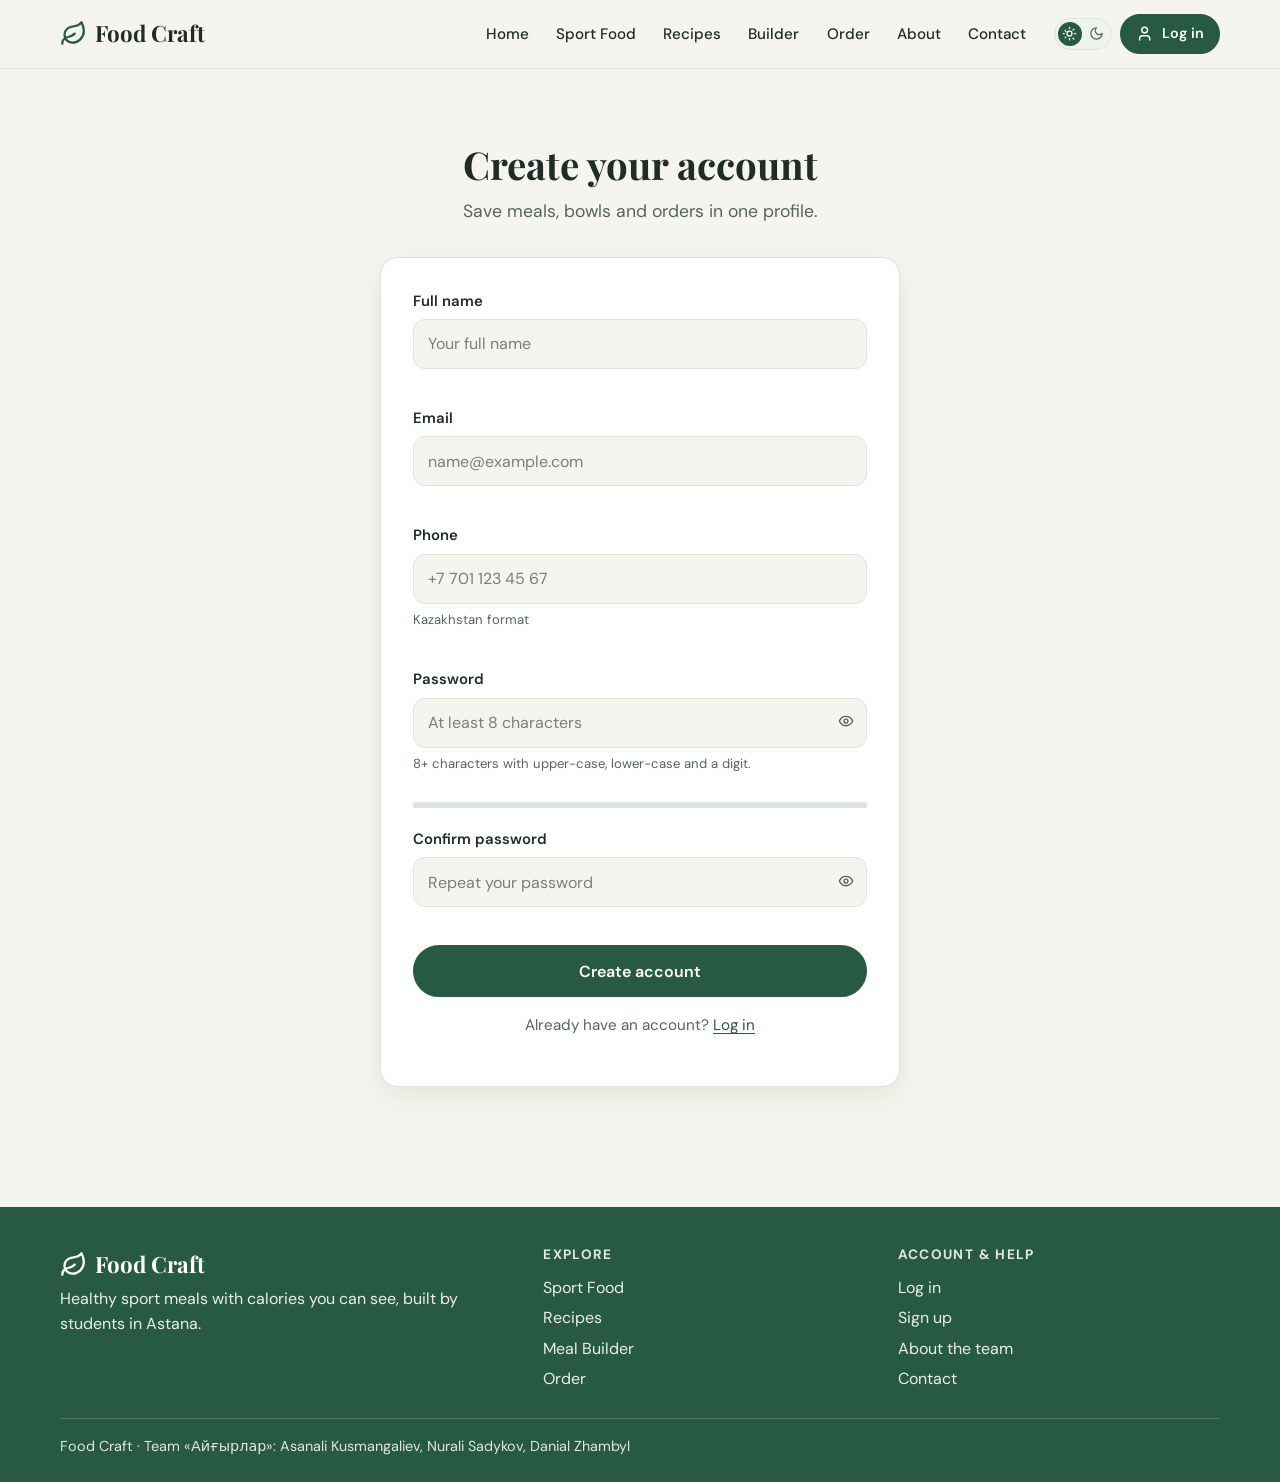
<file: signup.html>
<!DOCTYPE html>
<html lang="en" data-theme="light">
<head>
  <meta charset="UTF-8">
  <meta name="viewport" content="width=device-width, initial-scale=1">
  <title>Sign up · Food Craft</title>
  <meta name="description" content="Create a Food Craft account.">
  <meta name="theme-color" content="#285943">
  <link rel="icon" href="data:image/svg+xml,%3Csvg xmlns='http://www.w3.org/2000/svg' viewBox='0 0 100 100'%3E%3Ctext y='.9em' font-size='90'%3E🥗%3C/text%3E%3C/svg%3E">
  <link rel="preconnect" href="https://fonts.googleapis.com">
  <link rel="preconnect" href="https://fonts.gstatic.com" crossorigin>
  <link href="https://fonts.googleapis.com/css2?family=DM+Sans:wght@400;500;600;700&family=Playfair+Display:wght@600;700&display=swap" rel="stylesheet">
  <script>(function(){try{var t=JSON.parse(localStorage.getItem('fc_theme'));if(t!=='light'&&t!=='dark'){t=(window.matchMedia&&matchMedia('(prefers-color-scheme: dark)').matches)?'dark':'light';}document.documentElement.setAttribute('data-theme',t);}catch(e){document.documentElement.setAttribute('data-theme','light');}})();</script>
  <link rel="stylesheet" href="css/style.css">
</head>
<body data-page="signup">
<svg xmlns="http://www.w3.org/2000/svg" style="display:none" aria-hidden="true"><symbol id="i-sun" viewBox="0 0 24 24"><circle cx="12" cy="12" r="4"/><path d="M12 2v2M12 20v2m-7.07-15.07 1.41 1.41m11.32 11.32 1.41 1.41M2 12h2m16 0h2M6.34 17.66l-1.41 1.41M19.07 4.93l-1.41 1.41"/></symbol><symbol id="i-moon" viewBox="0 0 24 24"><path d="M12 3a6 6 0 0 0 9 9 9 9 0 1 1-9-9Z"/></symbol><symbol id="i-menu" viewBox="0 0 24 24"><path d="M4 6h16M4 12h16M4 18h16"/></symbol><symbol id="i-x" viewBox="0 0 24 24"><path d="M18 6 6 18M6 6l12 12"/></symbol><symbol id="i-heart" viewBox="0 0 24 24"><path d="M19 14c1.49-1.46 3-3.21 3-5.5A5.5 5.5 0 0 0 16.5 3c-1.76 0-3 .5-4.5 2-1.5-1.5-2.74-2-4.5-2A5.5 5.5 0 0 0 2 8.5c0 2.3 1.5 4.05 3 5.5l7 7Z"/></symbol><symbol id="i-search" viewBox="0 0 24 24"><circle cx="11" cy="11" r="8"/><path d="m21 21-4.3-4.3"/></symbol><symbol id="i-flame" viewBox="0 0 24 24"><path d="M8.5 14.5A2.5 2.5 0 0 0 11 12c0-1.38-.5-2-1-3-1.07-2.14-.22-4.05 2-6 .5 2.5 2 4.9 4 6.5 2 1.6 3 3.5 3 5.5a7 7 0 1 1-14 0c0-1.15.43-2.29 1-3a2.5 2.5 0 0 0 2.5 2.5z"/></symbol><symbol id="i-leaf" viewBox="0 0 24 24"><path d="M11 20A7 7 0 0 1 9.8 6.1C15.5 5 17 4.48 19 2c1 2 2 4.18 2 8 0 5.5-4.78 10-10 10Z"/><path d="M2 21c0-3 1.85-5.36 5.08-6C9.5 14.52 12 13 13 12"/></symbol><symbol id="i-truck" viewBox="0 0 24 24"><path d="M14 18V6a2 2 0 0 0-2-2H4a2 2 0 0 0-2 2v11a1 1 0 0 0 1 1h2"/><path d="M15 18H9"/><path d="M19 18h2a1 1 0 0 0 1-1v-3.65a1 1 0 0 0-.22-.62l-3.48-4.35A1 1 0 0 0 17.52 8H14"/><circle cx="17" cy="18" r="2"/><circle cx="7" cy="18" r="2"/></symbol><symbol id="i-user" viewBox="0 0 24 24"><path d="M19 21v-2a4 4 0 0 0-4-4H9a4 4 0 0 0-4 4v2"/><circle cx="12" cy="7" r="4"/></symbol><symbol id="i-check" viewBox="0 0 24 24"><path d="M20 6 9 17l-5-5"/></symbol><symbol id="i-arrow-right" viewBox="0 0 24 24"><path d="M5 12h14"/><path d="m12 5 7 7-7 7"/></symbol><symbol id="i-mail" viewBox="0 0 24 24"><rect x="2" y="4" width="20" height="16" rx="2"/><path d="m22 7-8.97 5.7a1.94 1.94 0 0 1-2.06 0L2 7"/></symbol><symbol id="i-phone" viewBox="0 0 24 24"><path d="M22 16.92v3a2 2 0 0 1-2.18 2 19.79 19.79 0 0 1-8.63-3.07 19.5 19.5 0 0 1-6-6 19.79 19.79 0 0 1-3.07-8.67A2 2 0 0 1 4.11 2h3a2 2 0 0 1 2 1.72c.13.96.36 1.9.7 2.81a2 2 0 0 1-.45 2.11L8.09 9.91a16 16 0 0 0 6 6l1.27-1.27a2 2 0 0 1 2.11-.45c.91.34 1.85.57 2.81.7A2 2 0 0 1 22 16.92z"/></symbol><symbol id="i-map-pin" viewBox="0 0 24 24"><path d="M20 10c0 6-8 12-8 12s-8-6-8-12a8 8 0 0 1 16 0Z"/><circle cx="12" cy="10" r="3"/></symbol><symbol id="i-zap" viewBox="0 0 24 24"><path d="M13 2 3 14h9l-1 8 10-12h-9l1-8z"/></symbol><symbol id="i-shield" viewBox="0 0 24 24"><path d="M20 13c0 5-3.5 7.5-7.66 8.95a1 1 0 0 1-.67-.01C7.5 20.5 4 18 4 13V6a1 1 0 0 1 1-1c2 0 4.5-1.2 6.24-2.72a1.17 1.17 0 0 1 1.52 0C14.51 3.81 17 5 19 5a1 1 0 0 1 1 1z"/><path d="m9 12 2 2 4-4"/></symbol><symbol id="i-bag" viewBox="0 0 24 24"><path d="M6 2 3 6v14a2 2 0 0 0 2 2h14a2 2 0 0 0 2-2V6l-3-4Z"/><path d="M3 6h18"/><path d="M16 10a4 4 0 0 1-8 0"/></symbol><symbol id="i-logout" viewBox="0 0 24 24"><path d="M9 21H5a2 2 0 0 1-2-2V5a2 2 0 0 1 2-2h4"/><path d="m16 17 5-5-5-5"/><path d="M21 12H9"/></symbol><symbol id="i-trash" viewBox="0 0 24 24"><path d="M3 6h18"/><path d="M19 6v14a2 2 0 0 1-2 2H7a2 2 0 0 1-2-2V6"/><path d="M8 6V4a2 2 0 0 1 2-2h4a2 2 0 0 1 2 2v2"/></symbol><symbol id="i-plus" viewBox="0 0 24 24"><path d="M5 12h14"/><path d="M12 5v14"/></symbol><symbol id="i-eye" viewBox="0 0 24 24"><path d="M2 12s3-7 10-7 10 7 10 7-3 7-10 7-10-7-10-7Z"/><circle cx="12" cy="12" r="3"/></symbol><symbol id="i-eye-off" viewBox="0 0 24 24"><path d="M9.88 9.88a3 3 0 1 0 4.24 4.24"/><path d="M10.73 5.08A10.43 10.43 0 0 1 12 5c7 0 10 7 10 7a13.16 13.16 0 0 1-1.67 2.68"/><path d="M6.61 6.61A13.53 13.53 0 0 0 2 12s3 7 10 7a9.74 9.74 0 0 0 5.39-1.61"/><path d="m2 2 20 20"/></symbol><symbol id="i-chevron" viewBox="0 0 24 24"><path d="m6 9 6 6 6-6"/></symbol><symbol id="i-refresh" viewBox="0 0 24 24"><path d="M3 12a9 9 0 0 1 9-9 9.75 9.75 0 0 1 6.74 2.74L21 8"/><path d="M21 3v5h-5"/><path d="M21 12a9 9 0 0 1-9 9 9.75 9.75 0 0 1-6.74-2.74L3 16"/><path d="M8 16H3v5"/></symbol><symbol id="i-dice" viewBox="0 0 24 24"><rect x="3" y="3" width="18" height="18" rx="3"/><circle cx="8.5" cy="8.5" r="1"/><circle cx="15.5" cy="15.5" r="1"/><circle cx="15.5" cy="8.5" r="1"/><circle cx="8.5" cy="15.5" r="1"/></symbol><symbol id="i-dumbbell" viewBox="0 0 24 24"><path d="M6.5 6.5v11M17.5 6.5v11M3.5 9v6M20.5 9v6M6.5 12h11"/></symbol><symbol id="i-bowl" viewBox="0 0 24 24"><path d="M3 11h18a9 9 0 0 1-18 0Z"/><path d="M8 21h8"/><path d="M8 7c0-1.5 1-2 1-3.5M12 7c0-1.5 1-2 1-3.5M16 7c0-1.5 1-2 1-3.5"/></symbol><symbol id="i-graduation" viewBox="0 0 24 24"><path d="M22 10 12 5 2 10l10 5 10-5Z"/><path d="M6 12v5c3 2 9 2 12 0v-5"/></symbol></svg>
<a class="sr-only" href="#main">Skip to content</a>
<header class="site-header">
  <div class="container header-inner">
    <a class="brand" href="index.html" aria-label="Food Craft home"><svg class="icon " aria-hidden="true"><use href="#i-leaf"/></svg><span>Food Craft</span></a>
    <nav class="nav" id="mainNav" aria-label="Main navigation"><a href="index.html" data-page="home">Home</a><a href="sportfood.html" data-page="sport">Sport Food</a><a href="recipes.html" data-page="recipes">Recipes</a><a href="builder.html" data-page="builder">Builder</a><a href="order.html" data-page="order">Order</a><a href="about.html" data-page="about">About</a><a href="contact.html" data-page="contact">Contact</a></nav>
    <div class="header-actions">
      <button type="button" class="theme-switch" id="themeSwitch" role="switch" aria-checked="false" aria-label="Switch to dark mode"><svg class="icon i-sun" aria-hidden="true"><use href="#i-sun"/></svg><svg class="icon i-moon" aria-hidden="true"><use href="#i-moon"/></svg></button>
      <a class="btn btn--sm" id="authLink" href="login.html"><svg class="icon " aria-hidden="true"><use href="#i-user"/></svg><span>Log in</span></a>
      <button type="button" class="nav-toggle" id="navToggle" aria-expanded="false" aria-controls="mainNav" aria-label="Toggle menu"><svg class="icon " aria-hidden="true"><use href="#i-menu"/></svg></button>
    </div>
  </div>
</header>

<main id="main">
<section class="section"><div class="container"><div class="auth-wrap" style="max-width:520px;margin:0 auto"><div class="section-head center"><h1 style="font-size:clamp(1.8rem,4vw,2.4rem)">Create your account</h1><p class="lead">Save meals, bowls and orders in one profile.</p></div>
  <form class="form-card" id="signupForm" novalidate>
    <div class="alert" role="alert"></div>
    <div class="form-grid">
      <div class="field full"><label for="name">Full name</label><input class="input" id="name" name="name" type="text" placeholder="Your full name" autocomplete="name" aria-describedby="name-err"><p class="error-msg" id="name-err" aria-live="polite"></p></div>
      <div class="field full"><label for="email">Email</label><input class="input" id="email" name="email" type="text" inputmode="email" placeholder="name@example.com" autocomplete="email" aria-describedby="email-err"><p class="error-msg" id="email-err" aria-live="polite"></p></div>
      <div class="field full"><label for="phone">Phone</label><input class="input" id="phone" name="phone" type="text" inputmode="tel" placeholder="+7 701 123 45 67" autocomplete="tel" aria-describedby="phone-err"><p class="hint">Kazakhstan format</p><p class="error-msg" id="phone-err" aria-live="polite"></p></div>
      <div class="field full"><label for="password">Password</label><div class="pw-wrap"><input class="input" id="password" name="password" type="password" placeholder="At least 8 characters" autocomplete="new-password" aria-describedby="password-err" data-strength="1"><button type="button" class="pw-toggle" aria-label="Show password"><svg class="icon " aria-hidden="true"><use href="#i-eye"/></svg></button></div><p class="hint">8+ characters with upper-case, lower-case and a digit.</p><p class="error-msg" id="password-err" aria-live="polite"></p></div>
      <div class="strength full" aria-hidden="true" style="grid-column:1/-1;margin-top:-.6rem"><span></span></div>
      <div class="field full"><label for="confirm">Confirm password</label><div class="pw-wrap"><input class="input" id="confirm" name="confirm" type="password" placeholder="Repeat your password" autocomplete="new-password" aria-describedby="confirm-err"><button type="button" class="pw-toggle" aria-label="Show password"><svg class="icon " aria-hidden="true"><use href="#i-eye"/></svg></button></div><p class="error-msg" id="confirm-err" aria-live="polite"></p></div>
    </div>
    <button type="submit" class="btn btn--block" style="margin-top:1rem">Create account</button>
    <p class="form-foot">Already have an account? <a href="login.html">Log in</a></p>
  </form>
</div></div></section>
</main>

<footer class="site-footer">
  <div class="container footer-inner">
    <div>
      <div class="brand" style="color:inherit"><svg class="icon " aria-hidden="true"><use href="#i-leaf"/></svg><span>Food Craft</span></div>
      <p>Healthy sport meals with calories you can see, built by students in Astana.</p>
    </div>
    <div>
      <h4>Explore</h4>
      <a href="sportfood.html">Sport Food</a><a href="recipes.html">Recipes</a><a href="builder.html">Meal Builder</a><a href="order.html">Order</a>
    </div>
    <div>
      <h4>Account &amp; help</h4>
      <a href="login.html">Log in</a><a href="signup.html">Sign up</a><a href="about.html">About the team</a><a href="contact.html">Contact</a>
    </div>
  </div>
  <div class="container footer-bottom">Food Craft · Team «Айғырлар»: Asanali Kusmangaliev, Nurali Sadykov, Danial Zhambyl</div>
</footer>
<script src="js/data.js"></script>
<script src="js/script.js"></script>
</body>
</html>
</file>
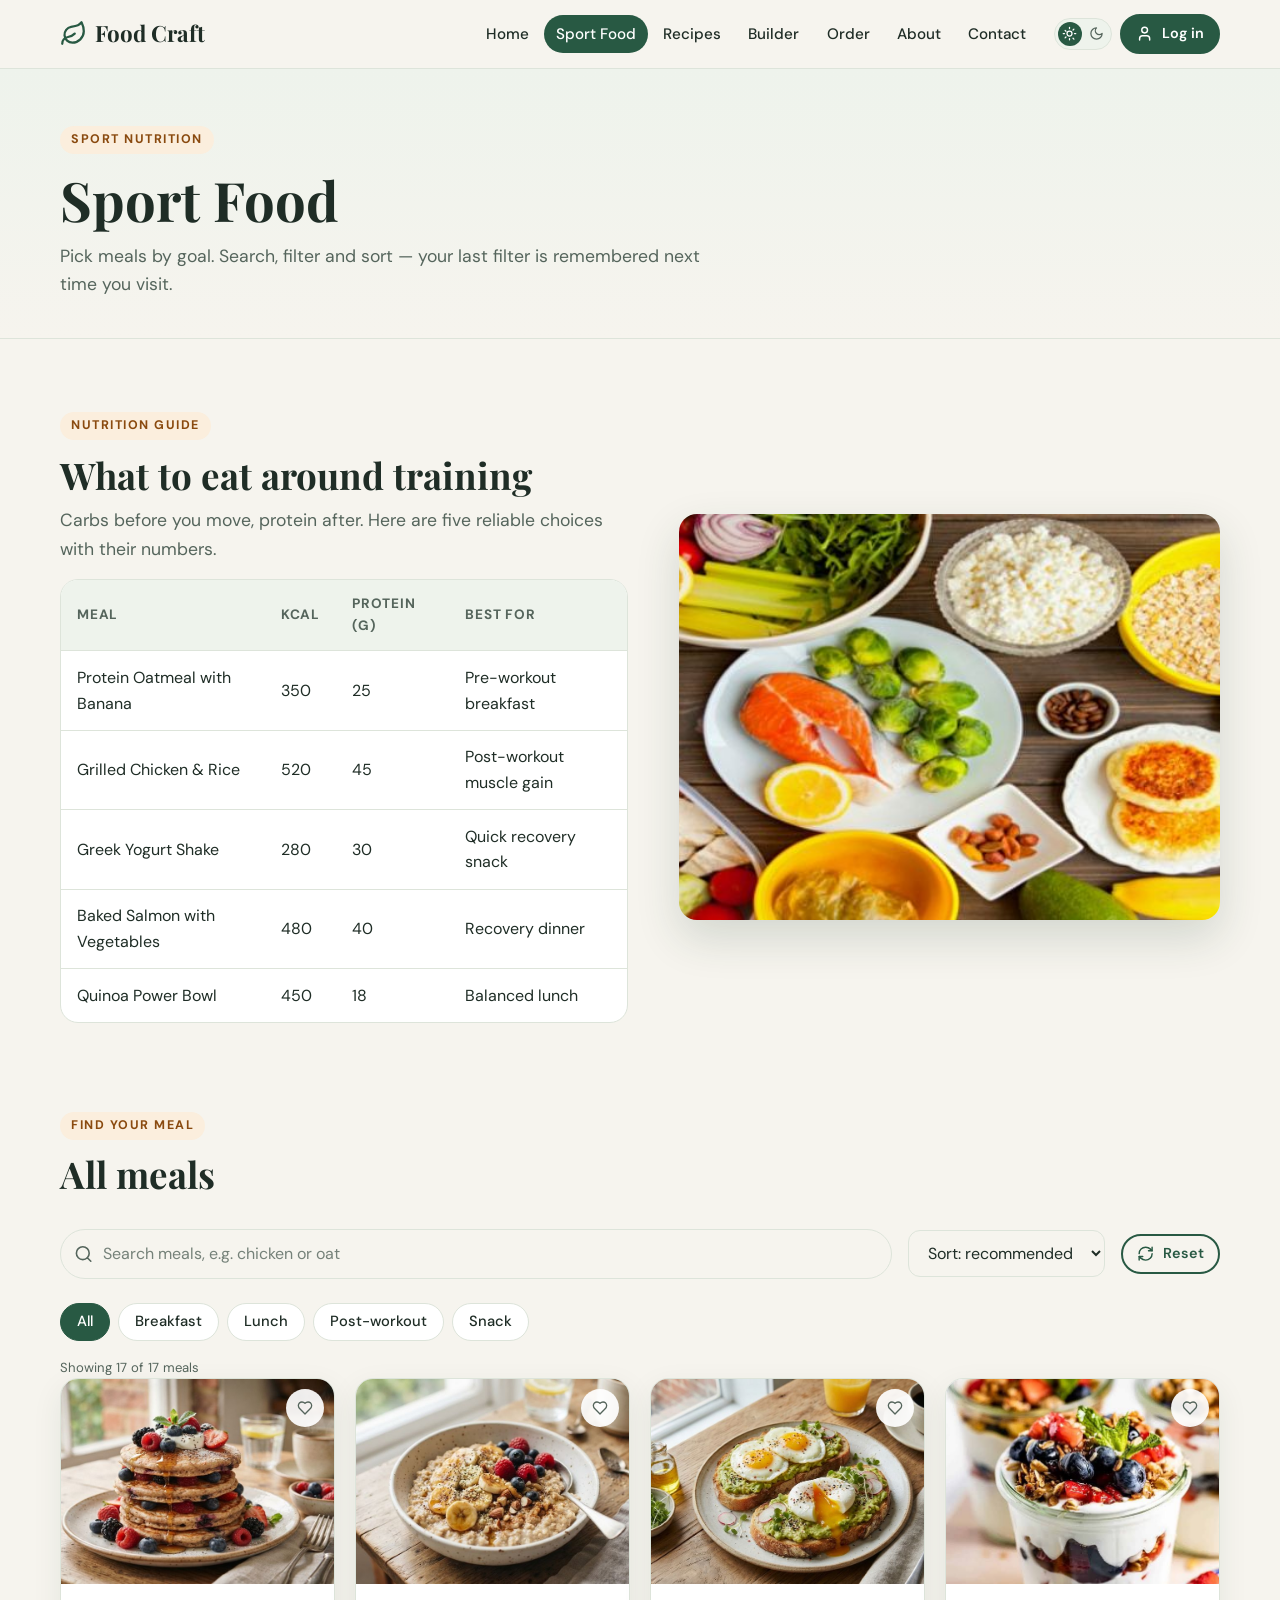
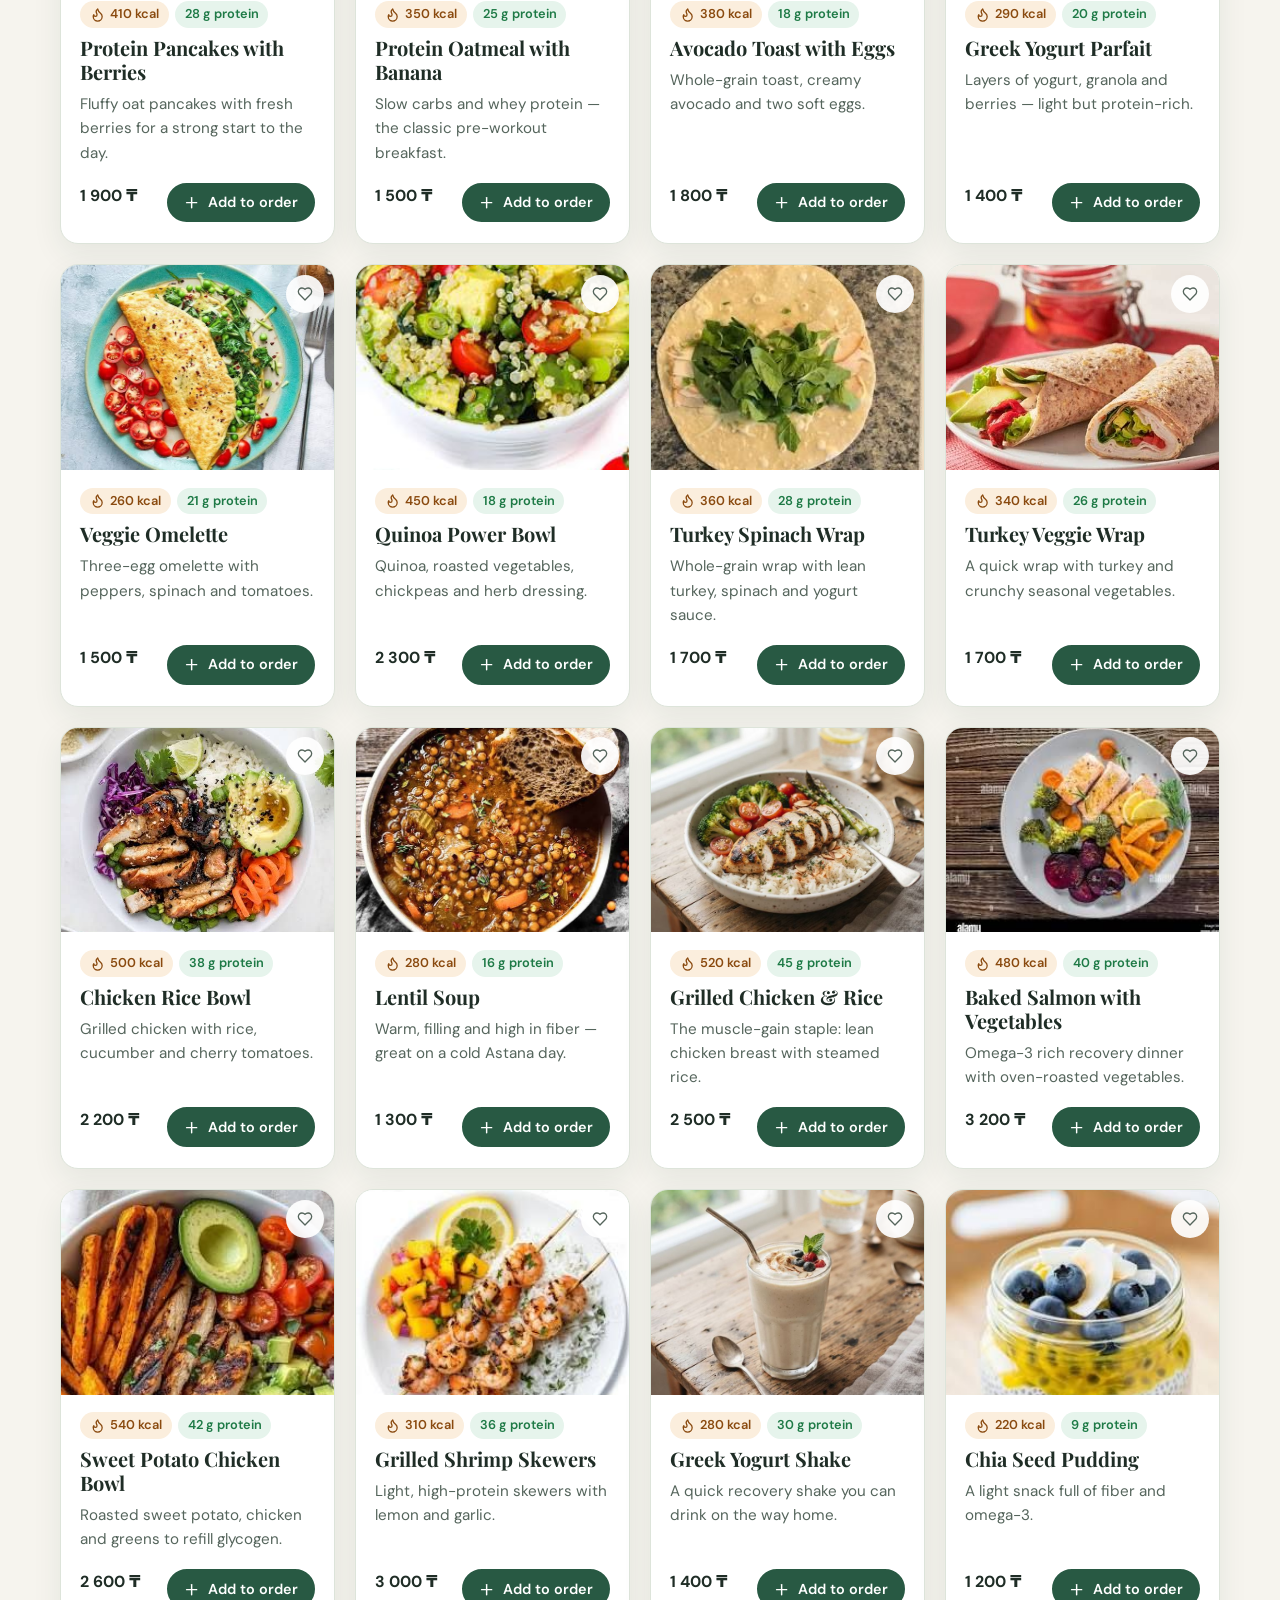
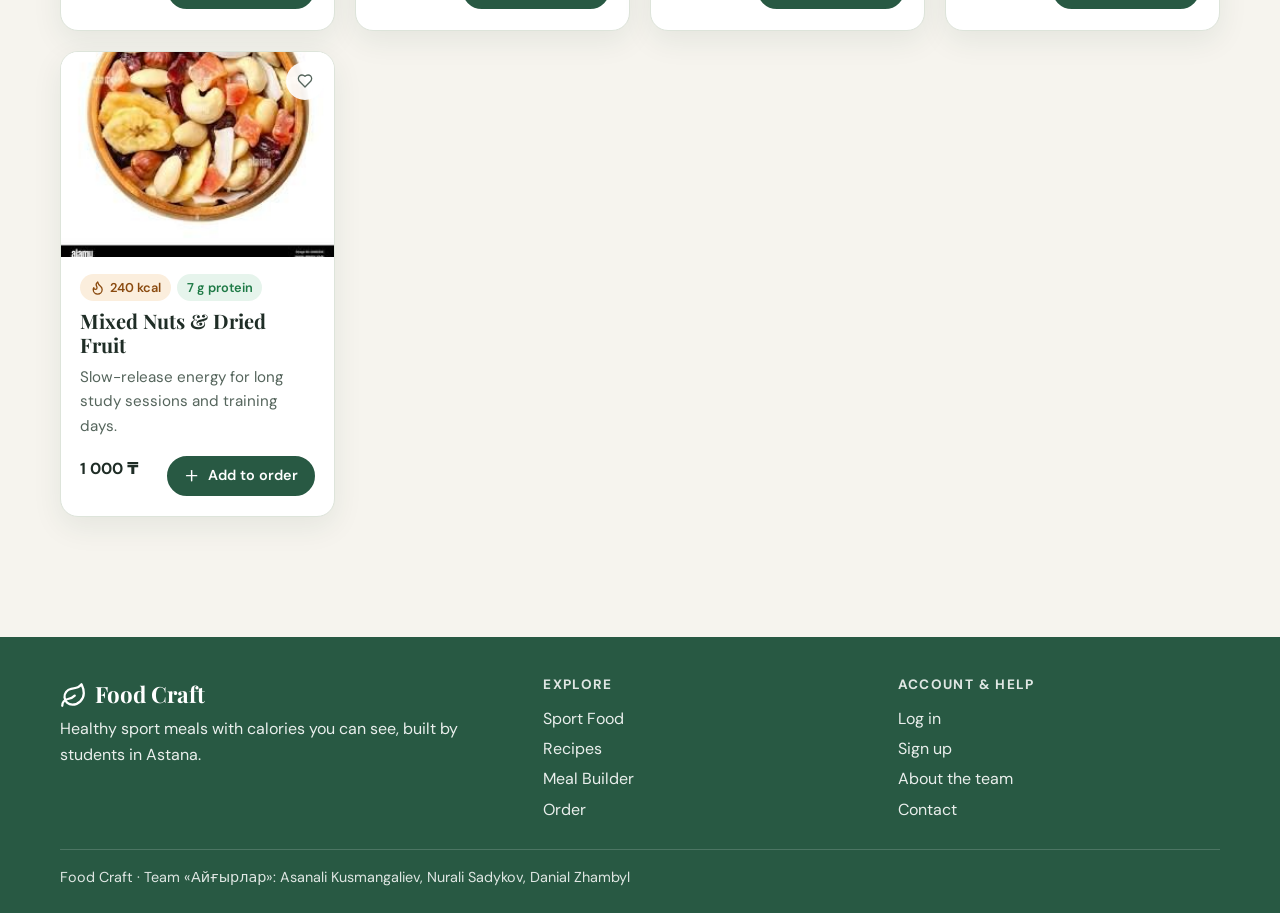
<file: sportfood.html>
<!DOCTYPE html>
<html lang="en" data-theme="light">
<head>
  <meta charset="UTF-8">
  <meta name="viewport" content="width=device-width, initial-scale=1">
  <title>Sport Food · Food Craft</title>
  <meta name="description" content="Browse, search and filter sport meals with calories and protein.">
  <meta name="theme-color" content="#285943">
  <link rel="icon" href="data:image/svg+xml,%3Csvg xmlns='http://www.w3.org/2000/svg' viewBox='0 0 100 100'%3E%3Ctext y='.9em' font-size='90'%3E🥗%3C/text%3E%3C/svg%3E">
  <link rel="preconnect" href="https://fonts.googleapis.com">
  <link rel="preconnect" href="https://fonts.gstatic.com" crossorigin>
  <link href="https://fonts.googleapis.com/css2?family=DM+Sans:wght@400;500;600;700&family=Playfair+Display:wght@600;700&display=swap" rel="stylesheet">
  <script>(function(){try{var t=JSON.parse(localStorage.getItem('fc_theme'));if(t!=='light'&&t!=='dark'){t=(window.matchMedia&&matchMedia('(prefers-color-scheme: dark)').matches)?'dark':'light';}document.documentElement.setAttribute('data-theme',t);}catch(e){document.documentElement.setAttribute('data-theme','light');}})();</script>
  <link rel="stylesheet" href="css/style.css">
</head>
<body data-page="sport">
<svg xmlns="http://www.w3.org/2000/svg" style="display:none" aria-hidden="true"><symbol id="i-sun" viewBox="0 0 24 24"><circle cx="12" cy="12" r="4"/><path d="M12 2v2M12 20v2m-7.07-15.07 1.41 1.41m11.32 11.32 1.41 1.41M2 12h2m16 0h2M6.34 17.66l-1.41 1.41M19.07 4.93l-1.41 1.41"/></symbol><symbol id="i-moon" viewBox="0 0 24 24"><path d="M12 3a6 6 0 0 0 9 9 9 9 0 1 1-9-9Z"/></symbol><symbol id="i-menu" viewBox="0 0 24 24"><path d="M4 6h16M4 12h16M4 18h16"/></symbol><symbol id="i-x" viewBox="0 0 24 24"><path d="M18 6 6 18M6 6l12 12"/></symbol><symbol id="i-heart" viewBox="0 0 24 24"><path d="M19 14c1.49-1.46 3-3.21 3-5.5A5.5 5.5 0 0 0 16.5 3c-1.76 0-3 .5-4.5 2-1.5-1.5-2.74-2-4.5-2A5.5 5.5 0 0 0 2 8.5c0 2.3 1.5 4.05 3 5.5l7 7Z"/></symbol><symbol id="i-search" viewBox="0 0 24 24"><circle cx="11" cy="11" r="8"/><path d="m21 21-4.3-4.3"/></symbol><symbol id="i-flame" viewBox="0 0 24 24"><path d="M8.5 14.5A2.5 2.5 0 0 0 11 12c0-1.38-.5-2-1-3-1.07-2.14-.22-4.05 2-6 .5 2.5 2 4.9 4 6.5 2 1.6 3 3.5 3 5.5a7 7 0 1 1-14 0c0-1.15.43-2.29 1-3a2.5 2.5 0 0 0 2.5 2.5z"/></symbol><symbol id="i-leaf" viewBox="0 0 24 24"><path d="M11 20A7 7 0 0 1 9.8 6.1C15.5 5 17 4.48 19 2c1 2 2 4.18 2 8 0 5.5-4.78 10-10 10Z"/><path d="M2 21c0-3 1.85-5.36 5.08-6C9.5 14.52 12 13 13 12"/></symbol><symbol id="i-truck" viewBox="0 0 24 24"><path d="M14 18V6a2 2 0 0 0-2-2H4a2 2 0 0 0-2 2v11a1 1 0 0 0 1 1h2"/><path d="M15 18H9"/><path d="M19 18h2a1 1 0 0 0 1-1v-3.65a1 1 0 0 0-.22-.62l-3.48-4.35A1 1 0 0 0 17.52 8H14"/><circle cx="17" cy="18" r="2"/><circle cx="7" cy="18" r="2"/></symbol><symbol id="i-user" viewBox="0 0 24 24"><path d="M19 21v-2a4 4 0 0 0-4-4H9a4 4 0 0 0-4 4v2"/><circle cx="12" cy="7" r="4"/></symbol><symbol id="i-check" viewBox="0 0 24 24"><path d="M20 6 9 17l-5-5"/></symbol><symbol id="i-arrow-right" viewBox="0 0 24 24"><path d="M5 12h14"/><path d="m12 5 7 7-7 7"/></symbol><symbol id="i-mail" viewBox="0 0 24 24"><rect x="2" y="4" width="20" height="16" rx="2"/><path d="m22 7-8.97 5.7a1.94 1.94 0 0 1-2.06 0L2 7"/></symbol><symbol id="i-phone" viewBox="0 0 24 24"><path d="M22 16.92v3a2 2 0 0 1-2.18 2 19.79 19.79 0 0 1-8.63-3.07 19.5 19.5 0 0 1-6-6 19.79 19.79 0 0 1-3.07-8.67A2 2 0 0 1 4.11 2h3a2 2 0 0 1 2 1.72c.13.96.36 1.9.7 2.81a2 2 0 0 1-.45 2.11L8.09 9.91a16 16 0 0 0 6 6l1.27-1.27a2 2 0 0 1 2.11-.45c.91.34 1.85.57 2.81.7A2 2 0 0 1 22 16.92z"/></symbol><symbol id="i-map-pin" viewBox="0 0 24 24"><path d="M20 10c0 6-8 12-8 12s-8-6-8-12a8 8 0 0 1 16 0Z"/><circle cx="12" cy="10" r="3"/></symbol><symbol id="i-zap" viewBox="0 0 24 24"><path d="M13 2 3 14h9l-1 8 10-12h-9l1-8z"/></symbol><symbol id="i-shield" viewBox="0 0 24 24"><path d="M20 13c0 5-3.5 7.5-7.66 8.95a1 1 0 0 1-.67-.01C7.5 20.5 4 18 4 13V6a1 1 0 0 1 1-1c2 0 4.5-1.2 6.24-2.72a1.17 1.17 0 0 1 1.52 0C14.51 3.81 17 5 19 5a1 1 0 0 1 1 1z"/><path d="m9 12 2 2 4-4"/></symbol><symbol id="i-bag" viewBox="0 0 24 24"><path d="M6 2 3 6v14a2 2 0 0 0 2 2h14a2 2 0 0 0 2-2V6l-3-4Z"/><path d="M3 6h18"/><path d="M16 10a4 4 0 0 1-8 0"/></symbol><symbol id="i-logout" viewBox="0 0 24 24"><path d="M9 21H5a2 2 0 0 1-2-2V5a2 2 0 0 1 2-2h4"/><path d="m16 17 5-5-5-5"/><path d="M21 12H9"/></symbol><symbol id="i-trash" viewBox="0 0 24 24"><path d="M3 6h18"/><path d="M19 6v14a2 2 0 0 1-2 2H7a2 2 0 0 1-2-2V6"/><path d="M8 6V4a2 2 0 0 1 2-2h4a2 2 0 0 1 2 2v2"/></symbol><symbol id="i-plus" viewBox="0 0 24 24"><path d="M5 12h14"/><path d="M12 5v14"/></symbol><symbol id="i-eye" viewBox="0 0 24 24"><path d="M2 12s3-7 10-7 10 7 10 7-3 7-10 7-10-7-10-7Z"/><circle cx="12" cy="12" r="3"/></symbol><symbol id="i-eye-off" viewBox="0 0 24 24"><path d="M9.88 9.88a3 3 0 1 0 4.24 4.24"/><path d="M10.73 5.08A10.43 10.43 0 0 1 12 5c7 0 10 7 10 7a13.16 13.16 0 0 1-1.67 2.68"/><path d="M6.61 6.61A13.53 13.53 0 0 0 2 12s3 7 10 7a9.74 9.74 0 0 0 5.39-1.61"/><path d="m2 2 20 20"/></symbol><symbol id="i-chevron" viewBox="0 0 24 24"><path d="m6 9 6 6 6-6"/></symbol><symbol id="i-refresh" viewBox="0 0 24 24"><path d="M3 12a9 9 0 0 1 9-9 9.75 9.75 0 0 1 6.74 2.74L21 8"/><path d="M21 3v5h-5"/><path d="M21 12a9 9 0 0 1-9 9 9.75 9.75 0 0 1-6.74-2.74L3 16"/><path d="M8 16H3v5"/></symbol><symbol id="i-dice" viewBox="0 0 24 24"><rect x="3" y="3" width="18" height="18" rx="3"/><circle cx="8.5" cy="8.5" r="1"/><circle cx="15.5" cy="15.5" r="1"/><circle cx="15.5" cy="8.5" r="1"/><circle cx="8.5" cy="15.5" r="1"/></symbol><symbol id="i-dumbbell" viewBox="0 0 24 24"><path d="M6.5 6.5v11M17.5 6.5v11M3.5 9v6M20.5 9v6M6.5 12h11"/></symbol><symbol id="i-bowl" viewBox="0 0 24 24"><path d="M3 11h18a9 9 0 0 1-18 0Z"/><path d="M8 21h8"/><path d="M8 7c0-1.5 1-2 1-3.5M12 7c0-1.5 1-2 1-3.5M16 7c0-1.5 1-2 1-3.5"/></symbol><symbol id="i-graduation" viewBox="0 0 24 24"><path d="M22 10 12 5 2 10l10 5 10-5Z"/><path d="M6 12v5c3 2 9 2 12 0v-5"/></symbol></svg>
<a class="sr-only" href="#main">Skip to content</a>
<header class="site-header">
  <div class="container header-inner">
    <a class="brand" href="index.html" aria-label="Food Craft home"><svg class="icon " aria-hidden="true"><use href="#i-leaf"/></svg><span>Food Craft</span></a>
    <nav class="nav" id="mainNav" aria-label="Main navigation"><a href="index.html" data-page="home">Home</a><a href="sportfood.html" data-page="sport" aria-current="page">Sport Food</a><a href="recipes.html" data-page="recipes">Recipes</a><a href="builder.html" data-page="builder">Builder</a><a href="order.html" data-page="order">Order</a><a href="about.html" data-page="about">About</a><a href="contact.html" data-page="contact">Contact</a></nav>
    <div class="header-actions">
      <button type="button" class="theme-switch" id="themeSwitch" role="switch" aria-checked="false" aria-label="Switch to dark mode"><svg class="icon i-sun" aria-hidden="true"><use href="#i-sun"/></svg><svg class="icon i-moon" aria-hidden="true"><use href="#i-moon"/></svg></button>
      <a class="btn btn--sm" id="authLink" href="login.html"><svg class="icon " aria-hidden="true"><use href="#i-user"/></svg><span>Log in</span></a>
      <button type="button" class="nav-toggle" id="navToggle" aria-expanded="false" aria-controls="mainNav" aria-label="Toggle menu"><svg class="icon " aria-hidden="true"><use href="#i-menu"/></svg></button>
    </div>
  </div>
</header>

<main id="main">
<section class="page-hero">
  <div class="container">
    <span class="eyebrow">Sport nutrition</span>
    <h1>Sport Food</h1>
    <p class="lead">Pick meals by goal. Search, filter and sort — your last filter is remembered next time you visit.</p>
  </div>
</section>
<section class="section" style="padding-bottom:1rem">
  <div class="container split">
    <div>
      <span class="eyebrow">Nutrition guide</span>
      <h2>What to eat around training</h2>
      <p class="lead">Carbs before you move, protein after. Here are five reliable choices with their numbers.</p>
      <div class="table-wrap reveal">
        <table>
          <caption class="sr-only">Sports nutrition guide</caption>
          <thead><tr><th scope="col">Meal</th><th scope="col">kcal</th><th scope="col">Protein (g)</th><th scope="col">Best for</th></tr></thead>
          <tbody><tr><td>Protein Oatmeal with Banana</td><td>350</td><td>25</td><td>Pre-workout breakfast</td></tr><tr><td>Grilled Chicken &amp; Rice</td><td>520</td><td>45</td><td>Post-workout muscle gain</td></tr><tr><td>Greek Yogurt Shake</td><td>280</td><td>30</td><td>Quick recovery snack</td></tr><tr><td>Baked Salmon with Vegetables</td><td>480</td><td>40</td><td>Recovery dinner</td></tr><tr><td>Quinoa Power Bowl</td><td>450</td><td>18</td><td>Balanced lunch</td></tr></tbody>
        </table>
      </div>
    </div>
    <img src="images/healthy-meal.jpg" alt="Healthy ingredients on a wooden table" style="border-radius:var(--radius);box-shadow:var(--shadow-lg);width:100%;aspect-ratio:4/3;object-fit:cover">
  </div>
</section>

<section class="section">
  <div class="container">
    <div class="section-head"><span class="eyebrow">Find your meal</span><h2>All meals</h2></div>
    <div class="toolbar">
      <div class="search"><label class="sr-only" for="mealSearch">Search meals</label><svg class="icon " aria-hidden="true"><use href="#i-search"/></svg><input class="input" id="mealSearch" type="search" placeholder="Search meals, e.g. chicken or oat" autocomplete="off"></div>
      <div><label class="sr-only" for="mealSort">Sort meals</label><select class="select" id="mealSort"><option value="default">Sort: recommended</option><option value="kcal-asc">Calories: low to high</option><option value="kcal-desc">Calories: high to low</option><option value="protein-desc">Protein: high to low</option></select></div>
      <button type="button" class="btn btn--ghost btn--sm" id="mealReset"><svg class="icon icon-spin" aria-hidden="true"><use href="#i-refresh"/></svg> Reset</button>
    </div>
    <div class="chips" id="mealChips" role="group" aria-label="Meal categories" style="margin-bottom:1rem">
      <button type="button" class="chip is-active" data-cat="all">All</button>
      <button type="button" class="chip" data-cat="breakfast">Breakfast</button>
      <button type="button" class="chip" data-cat="lunch">Lunch</button>
      <button type="button" class="chip" data-cat="post-workout">Post-workout</button>
      <button type="button" class="chip" data-cat="snack">Snack</button>
    </div>
    <p class="hint" id="mealCount" aria-live="polite"></p>
    <div class="grid grid--cards" id="mealGrid"></div>
  </div>
</section>

</main>

<footer class="site-footer">
  <div class="container footer-inner">
    <div>
      <div class="brand" style="color:inherit"><svg class="icon " aria-hidden="true"><use href="#i-leaf"/></svg><span>Food Craft</span></div>
      <p>Healthy sport meals with calories you can see, built by students in Astana.</p>
    </div>
    <div>
      <h4>Explore</h4>
      <a href="sportfood.html">Sport Food</a><a href="recipes.html">Recipes</a><a href="builder.html">Meal Builder</a><a href="order.html">Order</a>
    </div>
    <div>
      <h4>Account &amp; help</h4>
      <a href="login.html">Log in</a><a href="signup.html">Sign up</a><a href="about.html">About the team</a><a href="contact.html">Contact</a>
    </div>
  </div>
  <div class="container footer-bottom">Food Craft · Team «Айғырлар»: Asanali Kusmangaliev, Nurali Sadykov, Danial Zhambyl</div>
</footer>
<script src="js/data.js"></script>
<script src="js/script.js"></script>
</body>
</html>
</file>
<file: css/style.css>
/* ==========================================================
   Food Craft — unified stylesheet
   1. Tokens (light + dark)   2. Base   3. Layout
   4. Header / Footer         5. Components   6. Pages
   7. Animations              8. Responsive
   ========================================================== */

/* ---------- 1. Design tokens ---------- */
:root {
  --bg: #f6f4ee;
  --surface: #ffffff;
  --surface-2: #eef3ec;
  --text: #1f2d26;
  --muted: #55655c;
  --primary: #285943;
  --primary-hover: #1d4030;
  --on-primary: #ffffff;
  --accent: #e0873a;
  --accent-soft: #fbeedd;
  --accent-text: #8a4a0f;
  --border: #dde4da;
  --danger: #b3261e;
  --danger-soft: #fdeceb;
  --success: #1e7a46;
  --success-soft: #e6f4ec;
  --shadow: 0 10px 30px rgba(31, 61, 45, 0.08);
  --shadow-lg: 0 18px 44px rgba(31, 61, 45, 0.16);
  --radius: 18px;
  --radius-sm: 12px;
  --font-body: "DM Sans", system-ui, -apple-system, "Segoe UI", Roboto, Arial, sans-serif;
  --font-head: "Playfair Display", Georgia, "Times New Roman", serif;
  color-scheme: light;
}

:root[data-theme="dark"] {
  --bg: #0f1713;
  --surface: #17221c;
  --surface-2: #1e2d25;
  --text: #e8efe9;
  --muted: #a6b6ac;
  --primary: #6fcf97;
  --primary-hover: #8fe0b0;
  --on-primary: #0b1a11;
  --accent: #f0a35e;
  --accent-soft: #3a2a18;
  --accent-text: #f6c28f;
  --border: #2b3c32;
  --danger: #ff8a80;
  --danger-soft: #3a1f1d;
  --success: #7fdca5;
  --success-soft: #17301f;
  --shadow: 0 10px 30px rgba(0, 0, 0, 0.35);
  --shadow-lg: 0 18px 44px rgba(0, 0, 0, 0.5);
  color-scheme: dark;
}

/* ---------- 2. Base ---------- */
*, *::before, *::after { box-sizing: border-box; }
html { scroll-behavior: smooth; -webkit-text-size-adjust: 100%; }
body {
  margin: 0;
  min-height: 100vh;
  display: flex;
  flex-direction: column;
  background: var(--bg);
  color: var(--text);
  font-family: var(--font-body);
  font-size: 1rem;
  line-height: 1.6;
  transition: background-color 0.3s ease, color 0.3s ease;
}
main { flex: 1; }
img { max-width: 100%; display: block; }
a { color: var(--primary); text-underline-offset: 3px; }
h1, h2, h3, h4 { font-family: var(--font-head); line-height: 1.2; margin: 0 0 0.6rem; }
h1 { font-size: clamp(2rem, 5vw, 3.4rem); }
h2 { font-size: clamp(1.6rem, 3.4vw, 2.3rem); }
h3 { font-size: 1.25rem; }
p { margin: 0 0 1rem; }
:focus-visible { outline: 3px solid var(--accent); outline-offset: 2px; border-radius: 6px; }
.sr-only {
  position: absolute; width: 1px; height: 1px; overflow: hidden;
  clip: rect(0 0 0 0); white-space: nowrap;
}
.icon { width: 1.2em; height: 1.2em; flex: none; fill: none; stroke: currentColor; stroke-width: 2; stroke-linecap: round; stroke-linejoin: round; }

/* ---------- 3. Layout ---------- */
.container { width: min(1160px, 100% - 2rem); margin-inline: auto; }
.section { padding: clamp(2.5rem, 6vw, 4.5rem) 0; }
.section--alt { background: var(--surface-2); }
.section-head { max-width: 640px; margin-bottom: 2rem; }
.section-head.center { margin-inline: auto; text-align: center; }
.eyebrow {
  display: inline-block; font-size: 0.78rem; font-weight: 700; letter-spacing: 0.12em;
  text-transform: uppercase; color: var(--accent-text); background: var(--accent-soft);
  padding: 0.25rem 0.7rem; border-radius: 999px; margin-bottom: 0.8rem;
}
.lead { font-size: 1.1rem; color: var(--muted); }
.grid { display: grid; gap: 1.25rem; }
.grid--cards { grid-template-columns: repeat(auto-fill, minmax(250px, 1fr)); }
.grid--3 { grid-template-columns: repeat(3, 1fr); }
.grid--2 { grid-template-columns: repeat(2, 1fr); }
.split { display: grid; grid-template-columns: 1.05fr 1fr; gap: clamp(1.5rem, 4vw, 3.5rem); align-items: center; }

/* ---------- 4. Header / Footer ---------- */
.site-header {
  position: sticky; top: 0; z-index: 50;
  background: color-mix(in srgb, var(--bg) 88%, transparent);
  backdrop-filter: blur(10px);
  border-bottom: 1px solid var(--border);
}
.header-inner { display: flex; align-items: center; gap: 1rem; min-height: 68px; }
.brand {
  display: inline-flex; align-items: center; gap: 0.5rem; text-decoration: none;
  font-family: var(--font-head); font-weight: 700; font-size: 1.4rem; color: var(--text);
}
.brand .icon { width: 1.7rem; height: 1.7rem; color: var(--primary); }
.nav { display: flex; align-items: center; gap: 0.2rem; margin-left: auto; }
.nav a {
  text-decoration: none; color: var(--text); font-weight: 500; font-size: 0.95rem;
  padding: 0.45rem 0.75rem; border-radius: 999px; transition: background 0.2s, color 0.2s;
}
.nav a:hover { background: var(--surface-2); }
.nav a[aria-current="page"] { background: var(--primary); color: var(--on-primary); }
.header-actions { display: flex; align-items: center; gap: 0.5rem; }
.nav-toggle { display: none; }

/* Theme switch */
.theme-switch {
  position: relative; width: 58px; height: 32px; border-radius: 999px; cursor: pointer;
  border: 1px solid var(--border); background: var(--surface-2); padding: 0;
  display: inline-flex; align-items: center; justify-content: space-between; padding-inline: 7px;
  color: var(--muted); transition: background 0.3s, border-color 0.3s;
}
.theme-switch .icon { width: 15px; height: 15px; position: relative; z-index: 1; }
.theme-switch::after {
  content: ""; position: absolute; top: 3px; left: 3px; width: 24px; height: 24px;
  border-radius: 50%; background: var(--primary); transition: transform 0.3s cubic-bezier(.4,1.4,.6,1);
}
:root[data-theme="dark"] .theme-switch::after { transform: translateX(26px); }
.theme-switch .i-sun { color: var(--on-primary); }
:root[data-theme="dark"] .theme-switch .i-sun { color: var(--muted); }
:root[data-theme="dark"] .theme-switch .i-moon { color: var(--on-primary); }

.site-footer { background: var(--primary); color: var(--on-primary); margin-top: 3rem; }
:root[data-theme="dark"] .site-footer { background: var(--surface); color: var(--text); border-top: 1px solid var(--border); }
.footer-inner { display: grid; grid-template-columns: 1.4fr 1fr 1fr; gap: 2rem; padding: 2.5rem 0 1.5rem; }
.site-footer h4 { font-family: var(--font-body); font-size: 0.85rem; letter-spacing: 0.1em; text-transform: uppercase; opacity: 0.85; }
.site-footer a { color: inherit; text-decoration: none; opacity: 0.9; display: block; padding: 0.15rem 0; }
.site-footer a:hover { text-decoration: underline; opacity: 1; }
.site-footer p { opacity: 0.9; }
.footer-bottom { border-top: 1px solid rgba(255,255,255,0.2); padding: 1rem 0 1.5rem; font-size: 0.9rem; opacity: 0.85; }

/* ---------- 5. Components ---------- */
/* Buttons */
.btn {
  display: inline-flex; align-items: center; justify-content: center; gap: 0.5rem;
  font: inherit; font-weight: 600; cursor: pointer; text-decoration: none;
  padding: 0.7rem 1.3rem; border-radius: 999px; border: 2px solid var(--primary);
  background: var(--primary); color: var(--on-primary);
  transition: transform 0.2s ease, box-shadow 0.2s ease, background 0.2s ease, color 0.2s ease;
}
.btn:hover { background: var(--primary-hover); border-color: var(--primary-hover); transform: translateY(-2px); box-shadow: var(--shadow); }
.btn:active { transform: translateY(0) scale(0.98); }
.btn .icon { transition: transform 0.25s ease; }
.btn:hover .icon-arrow { transform: translateX(4px); }
.btn:hover .icon-spin { transform: rotate(180deg); }
.btn--ghost { background: transparent; color: var(--primary); }
.btn--ghost:hover { background: var(--primary); color: var(--on-primary); }
.btn--danger { background: transparent; border-color: var(--danger); color: var(--danger); }
.btn--danger:hover { background: var(--danger); border-color: var(--danger); color: #fff; }
.btn--sm { padding: 0.4rem 0.9rem; font-size: 0.9rem; }
.btn--block { width: 100%; }
.btn[disabled] { opacity: 0.55; cursor: not-allowed; transform: none; box-shadow: none; }

/* Chips / filters */
.chips { display: flex; flex-wrap: wrap; gap: 0.5rem; }
.chip {
  font: inherit; font-size: 0.92rem; font-weight: 500; cursor: pointer;
  padding: 0.4rem 1rem; border-radius: 999px; border: 1px solid var(--border);
  background: var(--surface); color: var(--text); transition: all 0.2s ease;
}
.chip:hover { border-color: var(--primary); transform: translateY(-1px); }
.chip.is-active { background: var(--primary); color: var(--on-primary); border-color: var(--primary); }

/* Cards */
.card {
  background: var(--surface); border: 1px solid var(--border); border-radius: var(--radius);
  box-shadow: var(--shadow); overflow: hidden; display: flex; flex-direction: column;
  transition: transform 0.25s ease, box-shadow 0.25s ease;
}
.card:hover { transform: translateY(-5px); box-shadow: var(--shadow-lg); }
.card-media { aspect-ratio: 4 / 3; overflow: hidden; background: var(--surface-2); position: relative; }
.card-media img { width: 100%; height: 100%; object-fit: cover; transition: transform 0.5s ease; }
.card:hover .card-media img { transform: scale(1.07); }
.card-body { padding: 1.1rem 1.2rem 1.3rem; display: flex; flex-direction: column; gap: 0.5rem; flex: 1; }
.card-body h3 { margin: 0; }
.card-body p { margin: 0; color: var(--muted); font-size: 0.95rem; }
.card-actions { margin-top: auto; padding-top: 0.6rem; display: flex; gap: 0.5rem; flex-wrap: wrap; }
.tag {
  display: inline-flex; align-items: center; gap: 0.3rem; font-size: 0.8rem; font-weight: 600;
  padding: 0.2rem 0.6rem; border-radius: 999px; background: var(--surface-2); color: var(--text);
}
.tag--kcal { background: var(--accent-soft); color: var(--accent-text); }
.tag--protein { background: var(--success-soft); color: var(--success); }
.tags { display: flex; gap: 0.4rem; flex-wrap: wrap; }

.fav-btn {
  position: absolute; top: 0.6rem; right: 0.6rem; width: 38px; height: 38px; border-radius: 50%;
  border: none; cursor: pointer; display: grid; place-items: center;
  background: rgba(255,255,255,0.92); color: #55655c; transition: transform 0.2s, color 0.2s, background 0.2s;
}
.fav-btn:hover { transform: scale(1.12); }
.fav-btn.is-saved { color: #d93a4a; }
.fav-btn.is-saved .icon { fill: currentColor; }

.feature { padding: 1.5rem; }
.feature .ico {
  width: 52px; height: 52px; border-radius: 14px; display: grid; place-items: center;
  background: var(--surface-2); color: var(--primary); margin-bottom: 1rem; transition: transform 0.3s ease, background 0.3s;
}
.feature .ico .icon { width: 26px; height: 26px; }
.card:hover .feature .ico, .feature:hover .ico { transform: rotate(-8deg) scale(1.08); }

/* Stats */
.stats { display: grid; grid-template-columns: repeat(4, 1fr); gap: 1rem; }
.stat { text-align: center; padding: 1.4rem 1rem; }
.stat-number { font-family: var(--font-head); font-size: 2.4rem; font-weight: 700; color: var(--primary); line-height: 1; margin: 0 0 0.3rem; }
.stat-label { margin: 0; color: var(--muted); font-size: 0.92rem; }

/* Forms */
.form-card { background: var(--surface); border: 1px solid var(--border); border-radius: var(--radius); box-shadow: var(--shadow); padding: clamp(1.25rem, 3vw, 2rem); }
.form-grid { display: grid; grid-template-columns: repeat(2, 1fr); gap: 1rem 1.25rem; }
.field { display: flex; flex-direction: column; gap: 0.35rem; min-width: 0; }
.field.full { grid-column: 1 / -1; }
.field label { font-weight: 600; font-size: 0.93rem; }
.input, .select, .textarea {
  width: 100%; font: inherit; color: var(--text); background: var(--bg);
  border: 1.5px solid var(--border); border-radius: var(--radius-sm); padding: 0.7rem 0.9rem;
  transition: border-color 0.2s, box-shadow 0.2s, background 0.3s;
}
.textarea { min-height: 120px; resize: vertical; }
.input::placeholder, .textarea::placeholder { color: var(--muted); opacity: 0.8; }
.input:focus, .select:focus, .textarea:focus { outline: none; border-color: var(--primary); box-shadow: 0 0 0 4px color-mix(in srgb, var(--primary) 22%, transparent); }
.field.has-error .input, .field.has-error .select, .field.has-error .textarea { border-color: var(--danger); }
.field.is-valid .input, .field.is-valid .select, .field.is-valid .textarea { border-color: var(--success); }
.error-msg { color: var(--danger); font-size: 0.85rem; min-height: 1.2em; margin: 0; }
.hint { color: var(--muted); font-size: 0.82rem; margin: 0; }
.pw-wrap { position: relative; }
.pw-wrap .input { padding-right: 3rem; }
.pw-toggle { position: absolute; right: 0.4rem; top: 50%; transform: translateY(-50%); background: none; border: none; cursor: pointer; color: var(--muted); padding: 0.4rem; border-radius: 8px; }
.pw-toggle:hover { color: var(--primary); }
.alert { border-radius: var(--radius-sm); padding: 0.8rem 1rem; margin-bottom: 1rem; font-weight: 500; display: none; }
.alert.is-shown { display: block; animation: fadeUp 0.35s ease; }
.alert--error { background: var(--danger-soft); color: var(--danger); border: 1px solid var(--danger); }
.alert--success { background: var(--success-soft); color: var(--success); border: 1px solid var(--success); }
.form-foot { margin-top: 1rem; font-size: 0.95rem; color: var(--muted); text-align: center; }
.strength { height: 6px; border-radius: 999px; background: var(--border); overflow: hidden; }
.strength span { display: block; height: 100%; width: 0; background: var(--danger); transition: width 0.3s, background 0.3s; }

/* Search bar */
.toolbar { display: flex; flex-wrap: wrap; gap: 0.75rem 1rem; align-items: center; margin-bottom: 1.5rem; }
.search { position: relative; flex: 1 1 280px; }
.search .icon { position: absolute; left: 0.9rem; top: 50%; transform: translateY(-50%); color: var(--muted); pointer-events: none; }
.search .input { padding-left: 2.6rem; border-radius: 999px; }

/* Tables */
.table-wrap { overflow-x: auto; border: 1px solid var(--border); border-radius: var(--radius); background: var(--surface); }
table { width: 100%; border-collapse: collapse; min-width: 520px; }
th, td { text-align: left; padding: 0.85rem 1rem; border-bottom: 1px solid var(--border); }
th { background: var(--surface-2); font-size: 0.85rem; text-transform: uppercase; letter-spacing: 0.06em; color: var(--muted); }
tbody tr { transition: background 0.2s; }
tbody tr:hover { background: var(--surface-2); }
tbody tr:last-child td { border-bottom: none; }

/* States */
.state { text-align: center; padding: 2.5rem 1rem; color: var(--muted); grid-column: 1 / -1; }
.state.error { color: var(--danger); }
.spinner { width: 38px; height: 38px; margin: 0 auto 0.8rem; border-radius: 50%; border: 4px solid var(--border); border-top-color: var(--primary); animation: spin 0.8s linear infinite; }

/* Modal */
.modal { position: fixed; inset: 0; z-index: 100; background: rgba(8, 16, 12, 0.6); display: none; align-items: center; justify-content: center; padding: 1rem; }
.modal.is-open { display: flex; animation: fadeIn 0.25s ease; }
.modal-box { background: var(--surface); color: var(--text); border-radius: var(--radius); width: min(720px, 100%); max-height: 90vh; overflow-y: auto; box-shadow: var(--shadow-lg); position: relative; animation: pop 0.3s ease; }
.modal-close { position: absolute; top: 0.7rem; right: 0.7rem; width: 40px; height: 40px; border-radius: 50%; border: none; cursor: pointer; background: var(--surface-2); color: var(--text); display: grid; place-items: center; z-index: 2; transition: transform 0.2s; }
.modal-close:hover { transform: rotate(90deg); }
.modal-media { aspect-ratio: 16 / 7; overflow: hidden; background: var(--surface-2); }
.modal-media img { width: 100%; height: 100%; object-fit: cover; }
.modal-body { padding: 1.4rem 1.6rem 1.8rem; }
.modal-body ul { padding-left: 1.2rem; columns: 2; column-gap: 1.5rem; }
.modal-body li { break-inside: avoid; margin-bottom: 0.25rem; }

/* Toast */
.toast-host { position: fixed; bottom: 1.2rem; left: 50%; transform: translateX(-50%); z-index: 200; display: flex; flex-direction: column; gap: 0.5rem; width: min(420px, calc(100% - 2rem)); pointer-events: none; }
.toast { background: var(--text); color: var(--bg); padding: 0.75rem 1.1rem; border-radius: var(--radius-sm); box-shadow: var(--shadow-lg); animation: fadeUp 0.3s ease; font-weight: 500; text-align: center; }

/* Accordion */
.faq details { background: var(--surface); border: 1px solid var(--border); border-radius: var(--radius-sm); padding: 0.2rem 1.1rem; margin-bottom: 0.7rem; transition: box-shadow 0.2s; }
.faq details[open] { box-shadow: var(--shadow); }
.faq summary { cursor: pointer; font-weight: 600; padding: 0.8rem 0; list-style: none; display: flex; justify-content: space-between; align-items: center; gap: 1rem; }
.faq summary::-webkit-details-marker { display: none; }
.faq summary .icon { transition: transform 0.25s; }
.faq details[open] summary .icon { transform: rotate(180deg); }
.faq details p { color: var(--muted); }

/* ---------- 6. Page-specific ---------- */
/* Hero */
.hero { padding: clamp(2.5rem, 7vw, 5rem) 0 clamp(2rem, 5vw, 3.5rem); background: radial-gradient(900px 400px at 85% -10%, color-mix(in srgb, var(--primary) 16%, transparent), transparent 70%); }
.hero h1 em { font-style: normal; color: var(--primary); }
.hero-actions { display: flex; gap: 0.8rem; flex-wrap: wrap; margin-top: 1.5rem; }
.hero-media { position: relative; }
.hero-media img { border-radius: 28px; box-shadow: var(--shadow-lg); width: 100%; aspect-ratio: 4 / 3; object-fit: cover; }
.float-chip {
  position: absolute; display: flex; align-items: center; gap: 0.6rem; background: var(--surface); color: var(--text);
  border: 1px solid var(--border); border-radius: 14px; padding: 0.6rem 0.9rem; box-shadow: var(--shadow-lg); font-weight: 600; font-size: 0.9rem;
  animation: floaty 5s ease-in-out infinite;
}
.float-chip .icon { color: var(--accent); }
.float-chip.c1 { left: -1rem; bottom: 1.5rem; }
.float-chip.c2 { right: -0.5rem; top: 1.2rem; animation-delay: -2.5s; }
.page-hero { padding: clamp(2rem, 5vw, 3.5rem) 0 1.5rem; border-bottom: 1px solid var(--border); background: linear-gradient(180deg, var(--surface-2), transparent); }
.page-hero p { max-width: 640px; }

/* Builder */
.builder { display: grid; grid-template-columns: 1.5fr 1fr; gap: 1.5rem; align-items: start; }
.opt-group { margin-bottom: 1.3rem; }
.opt-group h3 { font-size: 1.05rem; font-family: var(--font-body); font-weight: 700; margin-bottom: 0.6rem; }
.opt-list { display: grid; grid-template-columns: repeat(auto-fill, minmax(190px, 1fr)); gap: 0.6rem; }
.opt { cursor: pointer; display: flex; justify-content: space-between; gap: 0.6rem; align-items: center; border: 1.5px solid var(--border); background: var(--surface); border-radius: var(--radius-sm); padding: 0.65rem 0.8rem; font: inherit; color: var(--text); text-align: left; transition: all 0.2s; }
.opt:hover { border-color: var(--primary); transform: translateY(-2px); }
.opt.is-active { border-color: var(--primary); background: var(--surface-2); box-shadow: inset 0 0 0 1px var(--primary); }
.opt small { color: var(--muted); display: block; }
.summary { position: sticky; top: 90px; }
.sum-row { display: flex; justify-content: space-between; padding: 0.45rem 0; border-bottom: 1px dashed var(--border); gap: 1rem; }
.sum-total { font-size: 1.3rem; font-weight: 700; color: var(--primary); }
.meter { height: 10px; background: var(--border); border-radius: 999px; overflow: hidden; margin: 0.6rem 0 0.3rem; }
.meter span { display: block; height: 100%; width: 0; background: linear-gradient(90deg, var(--primary), var(--accent)); transition: width 0.4s ease; }

/* Order list */
.order-list { list-style: none; padding: 0; margin: 0 0 1rem; }
.order-list li { display: flex; justify-content: space-between; align-items: center; gap: 0.8rem; padding: 0.6rem 0; border-bottom: 1px dashed var(--border); }
.qty { display: inline-flex; align-items: center; gap: 0.4rem; }
.qty button { width: 28px; height: 28px; border-radius: 50%; border: 1px solid var(--border); background: var(--surface); color: var(--text); cursor: pointer; transition: all 0.2s; }
.qty button:hover { background: var(--primary); color: var(--on-primary); }
.checkout { display: grid; grid-template-columns: 1.3fr 1fr; gap: 1.5rem; align-items: start; }

/* Profile */
.profile-head { display: flex; gap: 1.2rem; align-items: center; flex-wrap: wrap; }
.avatar { width: 84px; height: 84px; border-radius: 50%; display: grid; place-items: center; background: var(--primary); color: var(--on-primary); font-family: var(--font-head); font-size: 2.2rem; font-weight: 700; }
.detail-list { display: grid; gap: 0.6rem; margin: 1.2rem 0 0; }
.detail-list div { display: flex; justify-content: space-between; gap: 1rem; padding: 0.7rem 0; border-bottom: 1px solid var(--border); flex-wrap: wrap; }
.detail-list dt { color: var(--muted); font-weight: 500; }
.detail-list dd { margin: 0; font-weight: 600; word-break: break-word; }

/* Team */
.member { text-align: center; padding: 1.6rem 1.2rem; }
.member .avatar { margin: 0 auto 1rem; }
.logo-tile { background: #fff; border-radius: var(--radius); padding: 1rem; display: inline-block; box-shadow: var(--shadow); }
.logo-tile img { width: 130px; height: auto; }

/* ---------- 7. Animations ---------- */
@keyframes spin { to { transform: rotate(360deg); } }
@keyframes fadeIn { from { opacity: 0; } to { opacity: 1; } }
@keyframes fadeUp { from { opacity: 0; transform: translateY(12px); } to { opacity: 1; transform: none; } }
@keyframes pop { from { opacity: 0; transform: scale(0.94); } to { opacity: 1; transform: none; } }
@keyframes floaty { 0%, 100% { transform: translateY(0); } 50% { transform: translateY(-8px); } }
.reveal { opacity: 0; transform: translateY(22px); transition: opacity 0.6s ease, transform 0.6s ease; }
.reveal.is-visible { opacity: 1; transform: none; }

@media (prefers-reduced-motion: reduce) {
  *, *::before, *::after { animation: none !important; transition: none !important; scroll-behavior: auto !important; }
  .reveal { opacity: 1; transform: none; }
}

/* ---------- 8. Responsive ---------- */
@media (max-width: 1080px) {
  .nav-toggle { display: inline-grid; place-items: center; width: 42px; height: 42px; border-radius: 12px; border: 1px solid var(--border); background: var(--surface); color: var(--text); cursor: pointer; }
  .nav {
    position: absolute; top: 100%; left: 0; right: 0; flex-direction: column; align-items: stretch;
    background: var(--bg); border-bottom: 1px solid var(--border); padding: 0.6rem 1rem 1rem;
    display: none; box-shadow: var(--shadow);
  }
  .nav.is-open { display: flex; animation: fadeUp 0.25s ease; }
  .nav a { padding: 0.8rem 1rem; border-radius: 12px; }
  .header-actions { margin-left: auto; }
}
@media (max-width: 960px) {
  .split, .builder, .checkout { grid-template-columns: 1fr; }
  .summary { position: static; }
  .grid--3 { grid-template-columns: repeat(2, 1fr); }
  .stats { grid-template-columns: repeat(2, 1fr); }
  .footer-inner { grid-template-columns: 1fr 1fr; }
  .footer-inner > :first-child { grid-column: 1 / -1; }
  .hero-media { order: -1; }
  .float-chip.c1 { left: 0.5rem; }
  .float-chip.c2 { right: 0.5rem; }
}
@media (max-width: 640px) {
  .grid--3, .grid--2, .form-grid { grid-template-columns: 1fr; }
  .stats { grid-template-columns: 1fr 1fr; }
  .footer-inner { grid-template-columns: 1fr; }
  .modal-body ul { columns: 1; }
  .opt-list { grid-template-columns: 1fr; }
  .brand span { font-size: 1.2rem; }
  .btn { padding: 0.65rem 1.1rem; }
  .hero-actions .btn { flex: 1 1 100%; }
}

.cart-badge { font-weight: 700; }
.strength.full { grid-column: 1 / -1; }
.split > *, .builder > *, .checkout > *, .grid > * { min-width: 0; }
.site-footer .brand .icon { color: inherit; }

/* Header stays on one line on small phones */
.brand, .btn { white-space: nowrap; }
@media (max-width: 480px) {
  .header-inner { gap: 0.5rem; }
  .brand { font-size: 1.15rem; }
  .brand .icon { width: 1.4rem; height: 1.4rem; }
  #authLink { padding: 0; width: 42px; height: 42px; border-radius: 50%; }
  #authLink span { display: none; }
  .theme-switch { width: 52px; }
  :root[data-theme="dark"] .theme-switch::after { transform: translateX(20px); }
}
.opt strong { white-space: nowrap; }
</file>
